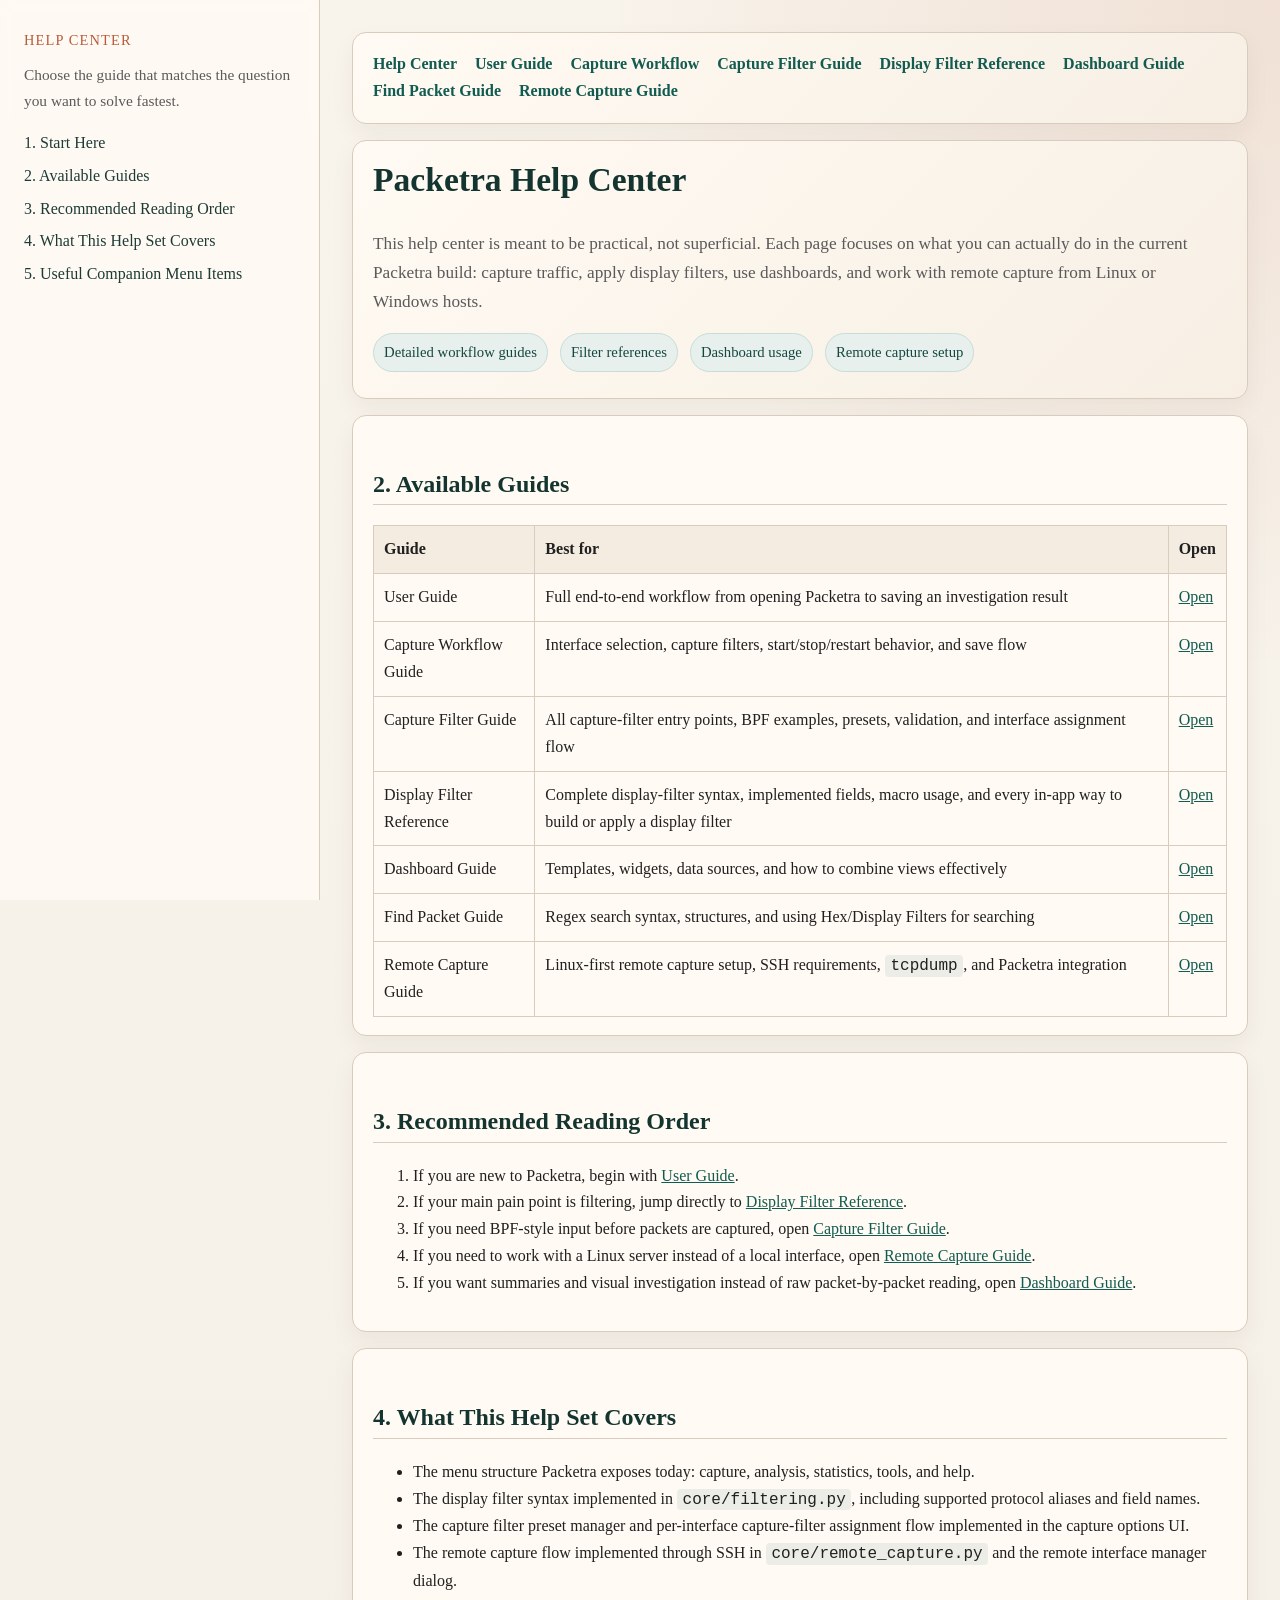
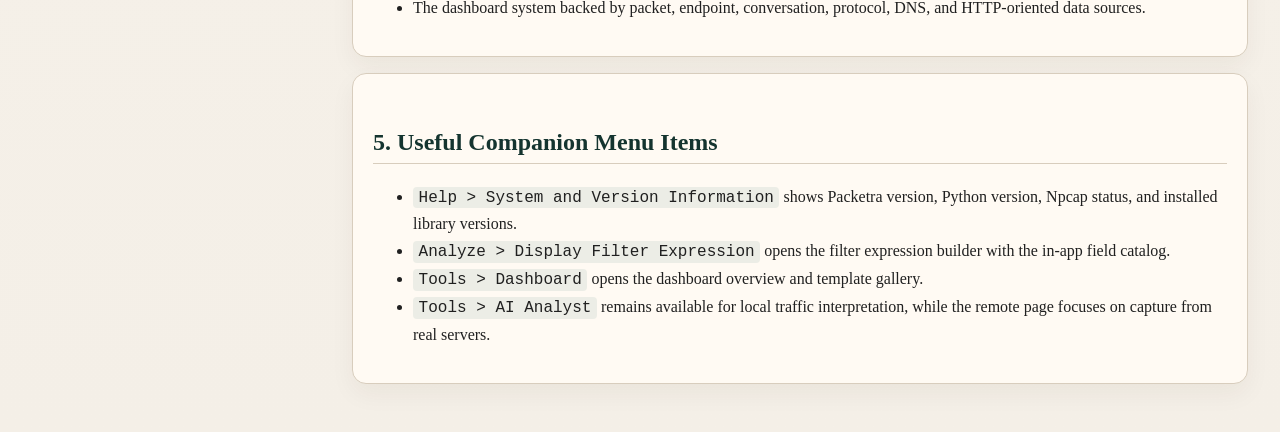
<file: help/index.html>
<!DOCTYPE html>
<html lang="en">
<head>
  <meta charset="utf-8">
  <meta name="viewport" content="width=device-width, initial-scale=1">
  <title>Packetra Help Center</title>
  <link rel="stylesheet" href="help-theme.css">
</head>
<body>
  <div class="layout">
    <aside class="sidebar">
      <div class="toc-title">Help Center</div>
      <p class="toc-note">Choose the guide that matches the question you want to solve fastest.</p>
      <ul class="toc">
        <li><a href="#start">1. Start Here</a></li>
        <li><a href="#guides">2. Available Guides</a></li>
        <li><a href="#order">3. Recommended Reading Order</a></li>
        <li><a href="#coverage">4. What This Help Set Covers</a></li>
        <li><a href="#companion">5. Useful Companion Menu Items</a></li>
      </ul>
    </aside>
    <main class="content">
      <div class="nav">
        <a href="index.html">Help Center</a>
        <a href="user_guide.html">User Guide</a>
        <a href="capture_workflow.html">Capture Workflow</a>
        <a href="capture_filter_guide.html">Capture Filter Guide</a>
        <a href="filter_reference.html">Display Filter Reference</a>
        <a href="dashboard_guide.html">Dashboard Guide</a>
        <a href="find_guide.html">Find Packet Guide</a>
        <a href="agent_guide.html">Remote Capture Guide</a>
      </div>
      <section class="card hero" id="start">
        <h1>Packetra Help Center</h1>
        <p class="lead">This help center is meant to be practical, not superficial. Each page focuses on what you can actually do in the current Packetra build: capture traffic, apply display filters, use dashboards, and work with remote capture from Linux or Windows hosts.</p>
        <div>
          <span class="badge">Detailed workflow guides</span>
          <span class="badge">Filter references</span>
          <span class="badge">Dashboard usage</span>
          <span class="badge">Remote capture setup</span>
        </div>
      </section>

      <section class="card" id="guides">
        <h2>2. Available Guides</h2>
        <table>
          <tr><th>Guide</th><th>Best for</th><th>Open</th></tr>
          <tr><td>User Guide</td><td>Full end-to-end workflow from opening Packetra to saving an investigation result</td><td><a href="user_guide.html">Open</a></td></tr>
          <tr><td>Capture Workflow Guide</td><td>Interface selection, capture filters, start/stop/restart behavior, and save flow</td><td><a href="capture_workflow.html">Open</a></td></tr>
          <tr><td>Capture Filter Guide</td><td>All capture-filter entry points, BPF examples, presets, validation, and interface assignment flow</td><td><a href="capture_filter_guide.html">Open</a></td></tr>
          <tr><td>Display Filter Reference</td><td>Complete display-filter syntax, implemented fields, macro usage, and every in-app way to build or apply a display filter</td><td><a href="filter_reference.html">Open</a></td></tr>
          <tr><td>Dashboard Guide</td><td>Templates, widgets, data sources, and how to combine views effectively</td><td><a href="dashboard_guide.html">Open</a></td></tr>
          <tr><td>Find Packet Guide</td><td>Regex search syntax, structures, and using Hex/Display Filters for searching</td><td><a href="find_guide.html">Open</a></td></tr>
          <tr><td>Remote Capture Guide</td><td>Linux-first remote capture setup, SSH requirements, <code>tcpdump</code>, and Packetra integration</td><td><a href="agent_guide.html">Open</a></td></tr>
        </table>
      </section>

      <section class="card" id="order">
        <h2>3. Recommended Reading Order</h2>
        <ol>
          <li>If you are new to Packetra, begin with <a href="user_guide.html">User Guide</a>.</li>
          <li>If your main pain point is filtering, jump directly to <a href="filter_reference.html">Display Filter Reference</a>.</li>
          <li>If you need BPF-style input before packets are captured, open <a href="capture_filter_guide.html">Capture Filter Guide</a>.</li>
          <li>If you need to work with a Linux server instead of a local interface, open <a href="agent_guide.html">Remote Capture Guide</a>.</li>
          <li>If you want summaries and visual investigation instead of raw packet-by-packet reading, open <a href="dashboard_guide.html">Dashboard Guide</a>.</li>
        </ol>
      </section>

      <section class="card" id="coverage">
        <h2>4. What This Help Set Covers</h2>
        <ul>
          <li>The menu structure Packetra exposes today: capture, analysis, statistics, tools, and help.</li>
          <li>The display filter syntax implemented in <code>core/filtering.py</code>, including supported protocol aliases and field names.</li>
          <li>The capture filter preset manager and per-interface capture-filter assignment flow implemented in the capture options UI.</li>
          <li>The remote capture flow implemented through SSH in <code>core/remote_capture.py</code> and the remote interface manager dialog.</li>
          <li>The dashboard system backed by packet, endpoint, conversation, protocol, DNS, and HTTP-oriented data sources.</li>
        </ul>
      </section>

      <section class="card" id="companion">
        <h2>5. Useful Companion Menu Items</h2>
        <ul>
          <li><code>Help &gt; System and Version Information</code> shows Packetra version, Python version, Npcap status, and installed library versions.</li>
          <li><code>Analyze &gt; Display Filter Expression</code> opens the filter expression builder with the in-app field catalog.</li>
          <li><code>Tools &gt; Dashboard</code> opens the dashboard overview and template gallery.</li>
          <li><code>Tools &gt; AI Analyst</code> remains available for local traffic interpretation, while the remote page focuses on capture from real servers.</li>
        </ul>
      </section>
    </main>
  </div>
</body>
</html>
</file>
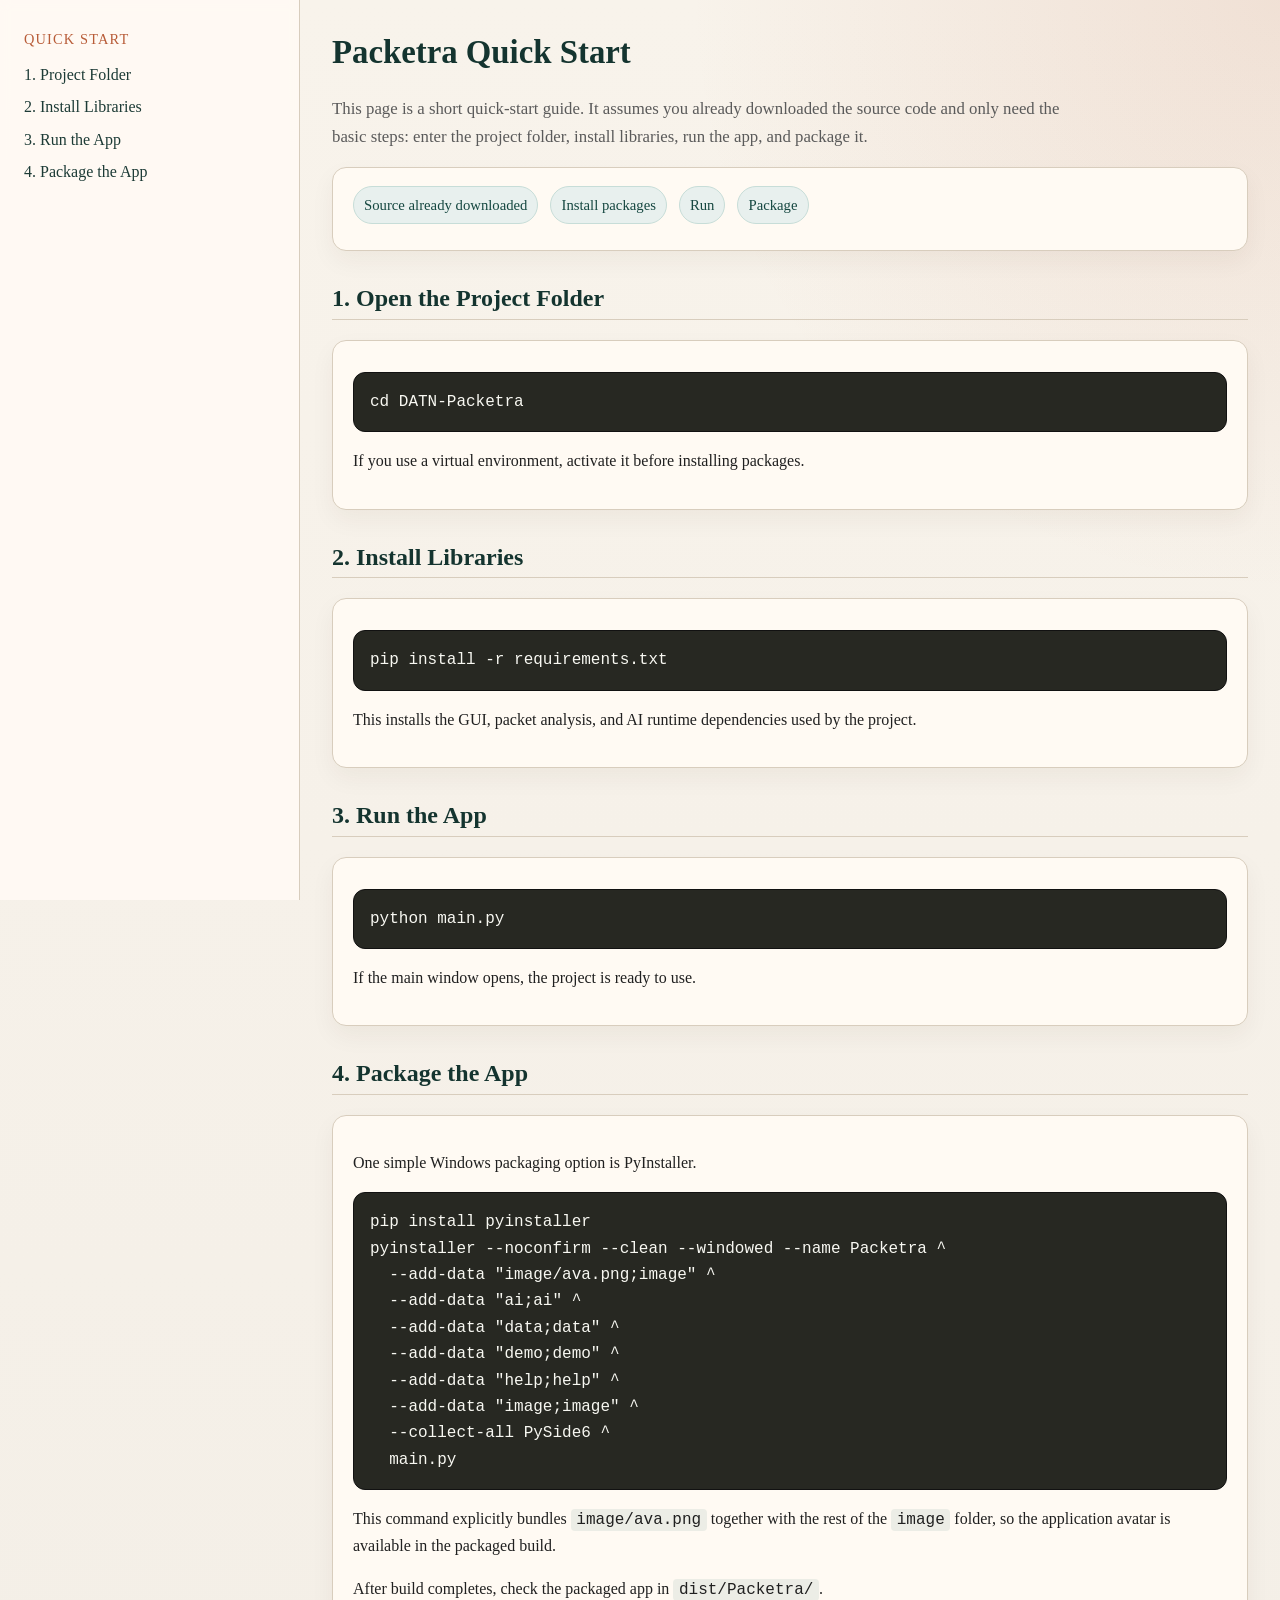
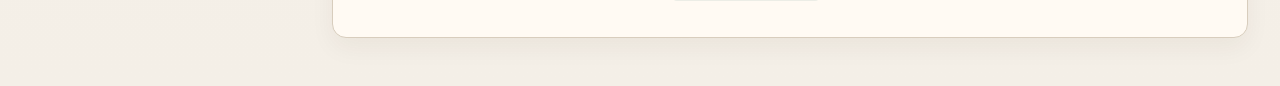
<file: README.html>
<!DOCTYPE html>
<html lang="en">
<head>
  <meta charset="UTF-8">
  <meta name="viewport" content="width=device-width, initial-scale=1.0">
  <title>Packetra Quick Start</title>
  <style>
    :root {
      --bg: #f4efe7;
      --panel: #fffaf3;
      --ink: #202020;
      --muted: #5a5a5a;
      --line: #d8cdbd;
      --accent: #125b50;
      --accent-2: #b85c38;
      --code: #272822;
      --code-ink: #f8f8f2;
    }
    * { box-sizing: border-box; }
    body {
      margin: 0;
      font-family: Georgia, "Times New Roman", serif;
      color: var(--ink);
      background:
        radial-gradient(circle at top right, rgba(184,92,56,0.12), transparent 28%),
        linear-gradient(180deg, #f8f3eb 0%, var(--bg) 100%);
      line-height: 1.65;
    }
    .layout {
      display: grid;
      grid-template-columns: 300px 1fr;
      min-height: 100vh;
    }
    aside {
      position: sticky;
      top: 0;
      align-self: start;
      height: 100vh;
      overflow: auto;
      padding: 28px 24px;
      border-right: 1px solid var(--line);
      background: rgba(255,250,243,0.92);
      backdrop-filter: blur(6px);
    }
    main {
      padding: 32px;
      max-width: 980px;
    }
    h1, h2, h3 {
      line-height: 1.25;
      color: #14342f;
    }
    h1 {
      font-size: 2.05rem;
      margin-top: 0;
    }
    h2 {
      margin-top: 2rem;
      padding-bottom: 0.35rem;
      border-bottom: 1px solid var(--line);
    }
    .lead {
      font-size: 1.05rem;
      color: var(--muted);
      max-width: 760px;
    }
    .card {
      background: var(--panel);
      border: 1px solid var(--line);
      border-radius: 14px;
      padding: 18px 20px;
      margin: 16px 0;
      box-shadow: 0 10px 24px rgba(50, 40, 20, 0.05);
    }
    code {
      font-family: Consolas, "Courier New", monospace;
      background: rgba(18,91,80,0.08);
      padding: 0.12rem 0.35rem;
      border-radius: 4px;
    }
    pre {
      overflow: auto;
      padding: 16px;
      border-radius: 12px;
      background: var(--code);
      color: var(--code-ink);
      border: 1px solid #111;
    }
    pre code {
      background: transparent;
      padding: 0;
      color: inherit;
    }
    .toc-title {
      font-size: 0.9rem;
      letter-spacing: 0.08em;
      text-transform: uppercase;
      color: var(--accent-2);
      margin-bottom: 10px;
    }
    .toc {
      list-style: none;
      padding: 0;
      margin: 0;
    }
    .toc li {
      margin: 6px 0;
    }
    .toc a {
      color: #1d3b36;
      text-decoration: none;
    }
    .toc a:hover {
      text-decoration: underline;
    }
    .badge {
      display: inline-block;
      margin-right: 8px;
      margin-bottom: 8px;
      padding: 6px 10px;
      border-radius: 999px;
      background: #e8f0ee;
      border: 1px solid #c7ddd8;
      color: #154740;
      font-size: 0.92rem;
    }
    @media (max-width: 960px) {
      .layout {
        grid-template-columns: 1fr;
      }
      aside {
        position: static;
        height: auto;
        border-right: none;
        border-bottom: 1px solid var(--line);
      }
      main {
        padding: 22px;
      }
    }
  </style>
</head>
<body>
  <div class="layout">
    <aside>
      <div class="toc-title">Quick Start</div>
      <ul class="toc">
        <li><a href="#start">1. Project Folder</a></li>
        <li><a href="#install">2. Install Libraries</a></li>
        <li><a href="#run">3. Run the App</a></li>
        <li><a href="#package">4. Package the App</a></li>
      </ul>
    </aside>
    <main>
      <h1>Packetra Quick Start</h1>
      <p class="lead">
        This page is a short quick-start guide. It assumes you already downloaded the source code and only need the basic steps: enter the project folder, install libraries, run the app, and package it.
      </p>

      <div class="card">
        <span class="badge">Source already downloaded</span>
        <span class="badge">Install packages</span>
        <span class="badge">Run</span>
        <span class="badge">Package</span>
      </div>

      <h2 id="start">1. Open the Project Folder</h2>
      <div class="card">
        <pre><code>cd DATN-Packetra</code></pre>
        <p>If you use a virtual environment, activate it before installing packages.</p>
      </div>

      <h2 id="install">2. Install Libraries</h2>
      <div class="card">
        <pre><code>pip install -r requirements.txt</code></pre>
        <p>This installs the GUI, packet analysis, and AI runtime dependencies used by the project.</p>
      </div>

      <h2 id="run">3. Run the App</h2>
      <div class="card">
        <pre><code>python main.py</code></pre>
        <p>If the main window opens, the project is ready to use.</p>
      </div>

      <h2 id="package">4. Package the App</h2>
      <div class="card">
        <p>One simple Windows packaging option is PyInstaller.</p>
        <pre><code>pip install pyinstaller
pyinstaller --noconfirm --clean --windowed --name Packetra ^
  --add-data "image/ava.png;image" ^
  --add-data "ai;ai" ^
  --add-data "data;data" ^
  --add-data "demo;demo" ^
  --add-data "help;help" ^
  --add-data "image;image" ^
  --collect-all PySide6 ^
  main.py</code></pre>
        <p>This command explicitly bundles <code>image/ava.png</code> together with the rest of the <code>image</code> folder, so the application avatar is available in the packaged build.</p>
        <p>After build completes, check the packaged app in <code>dist/Packetra/</code>.</p>
      </div>
    </main>
  </div>
</body>
</html>
</file>
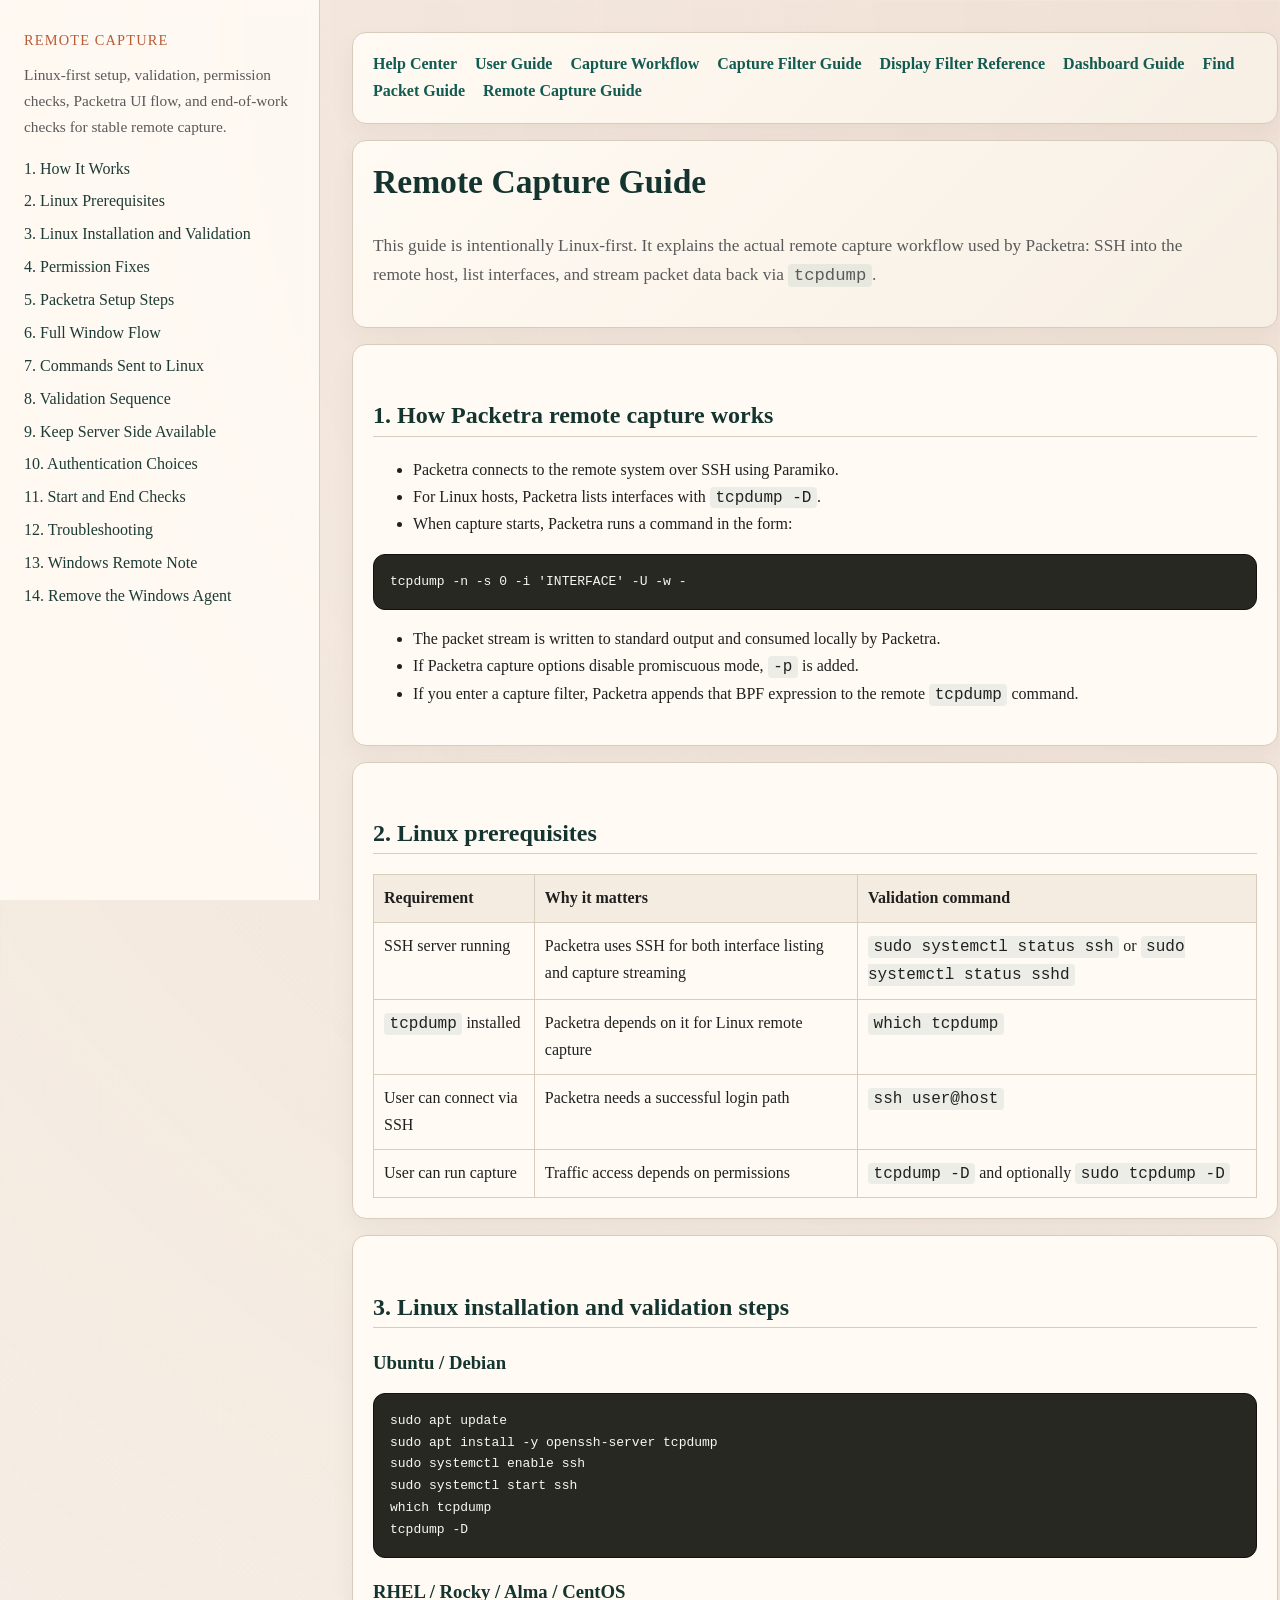
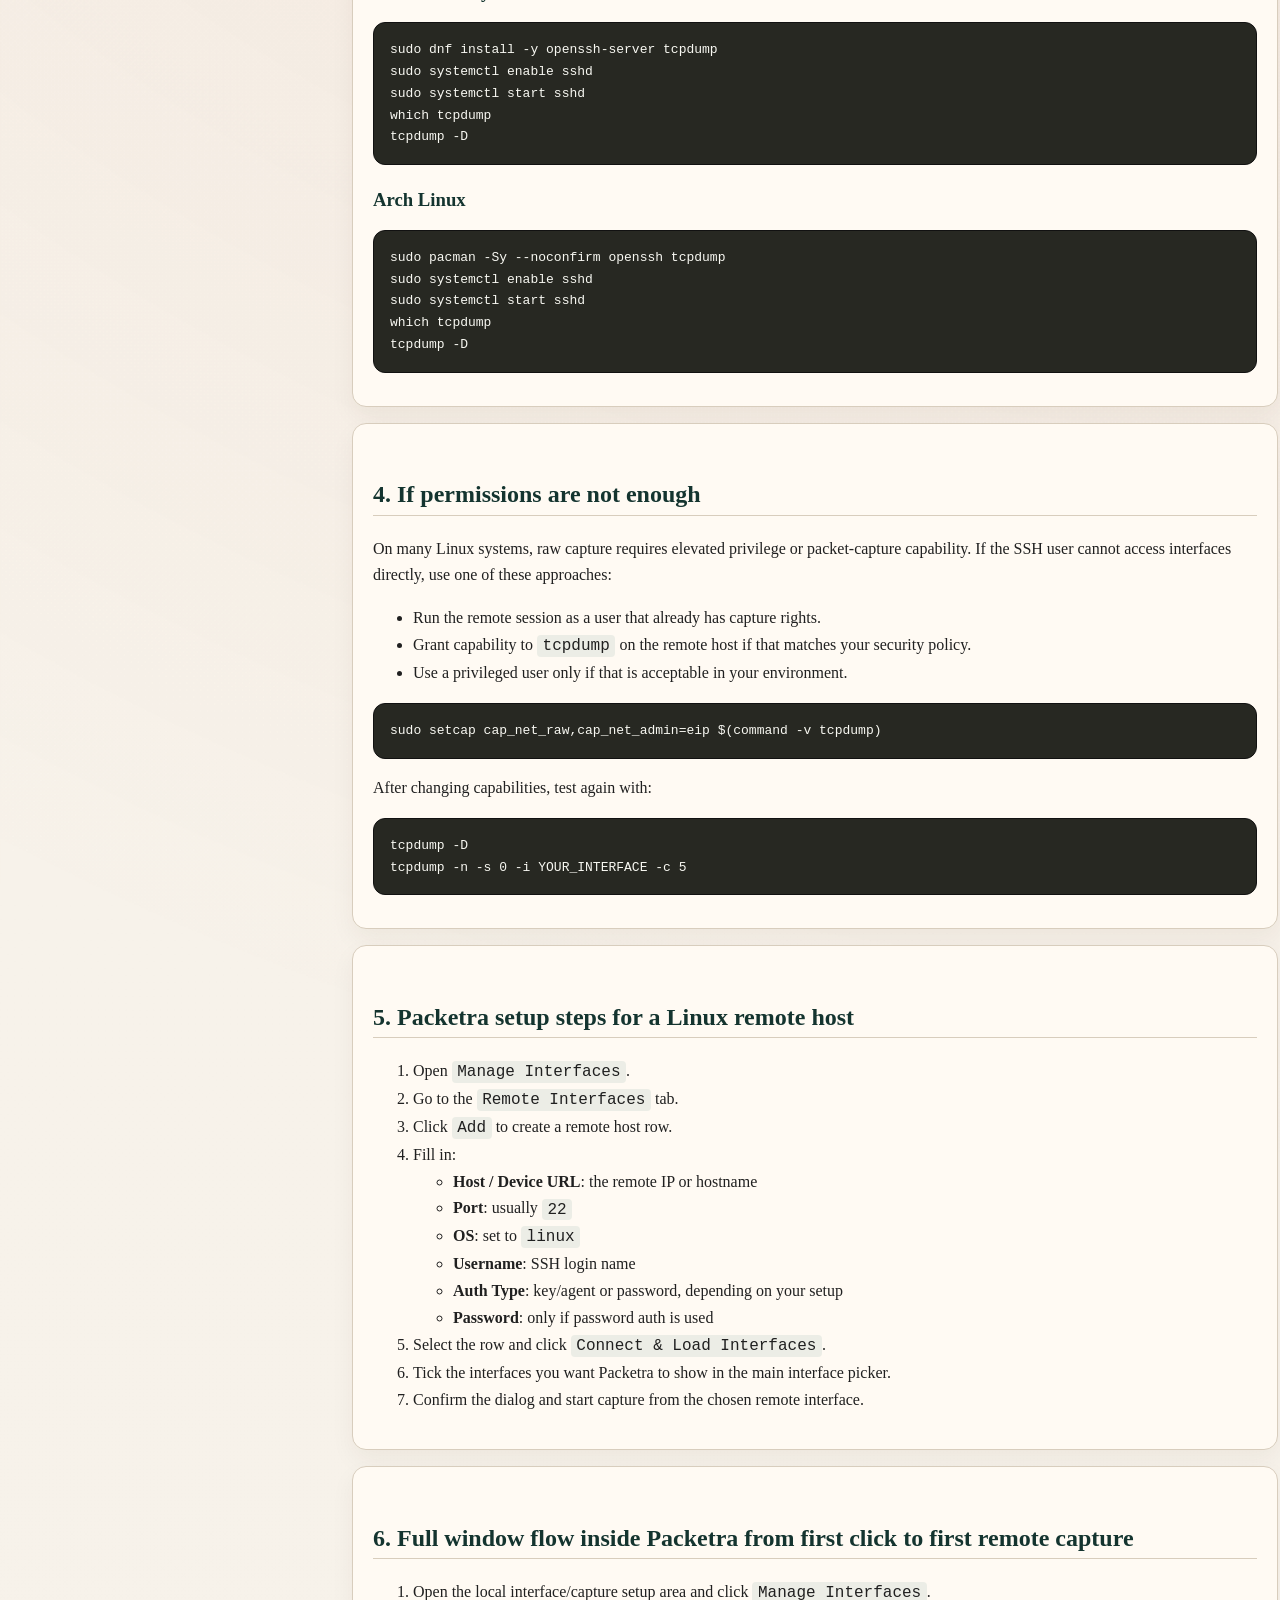
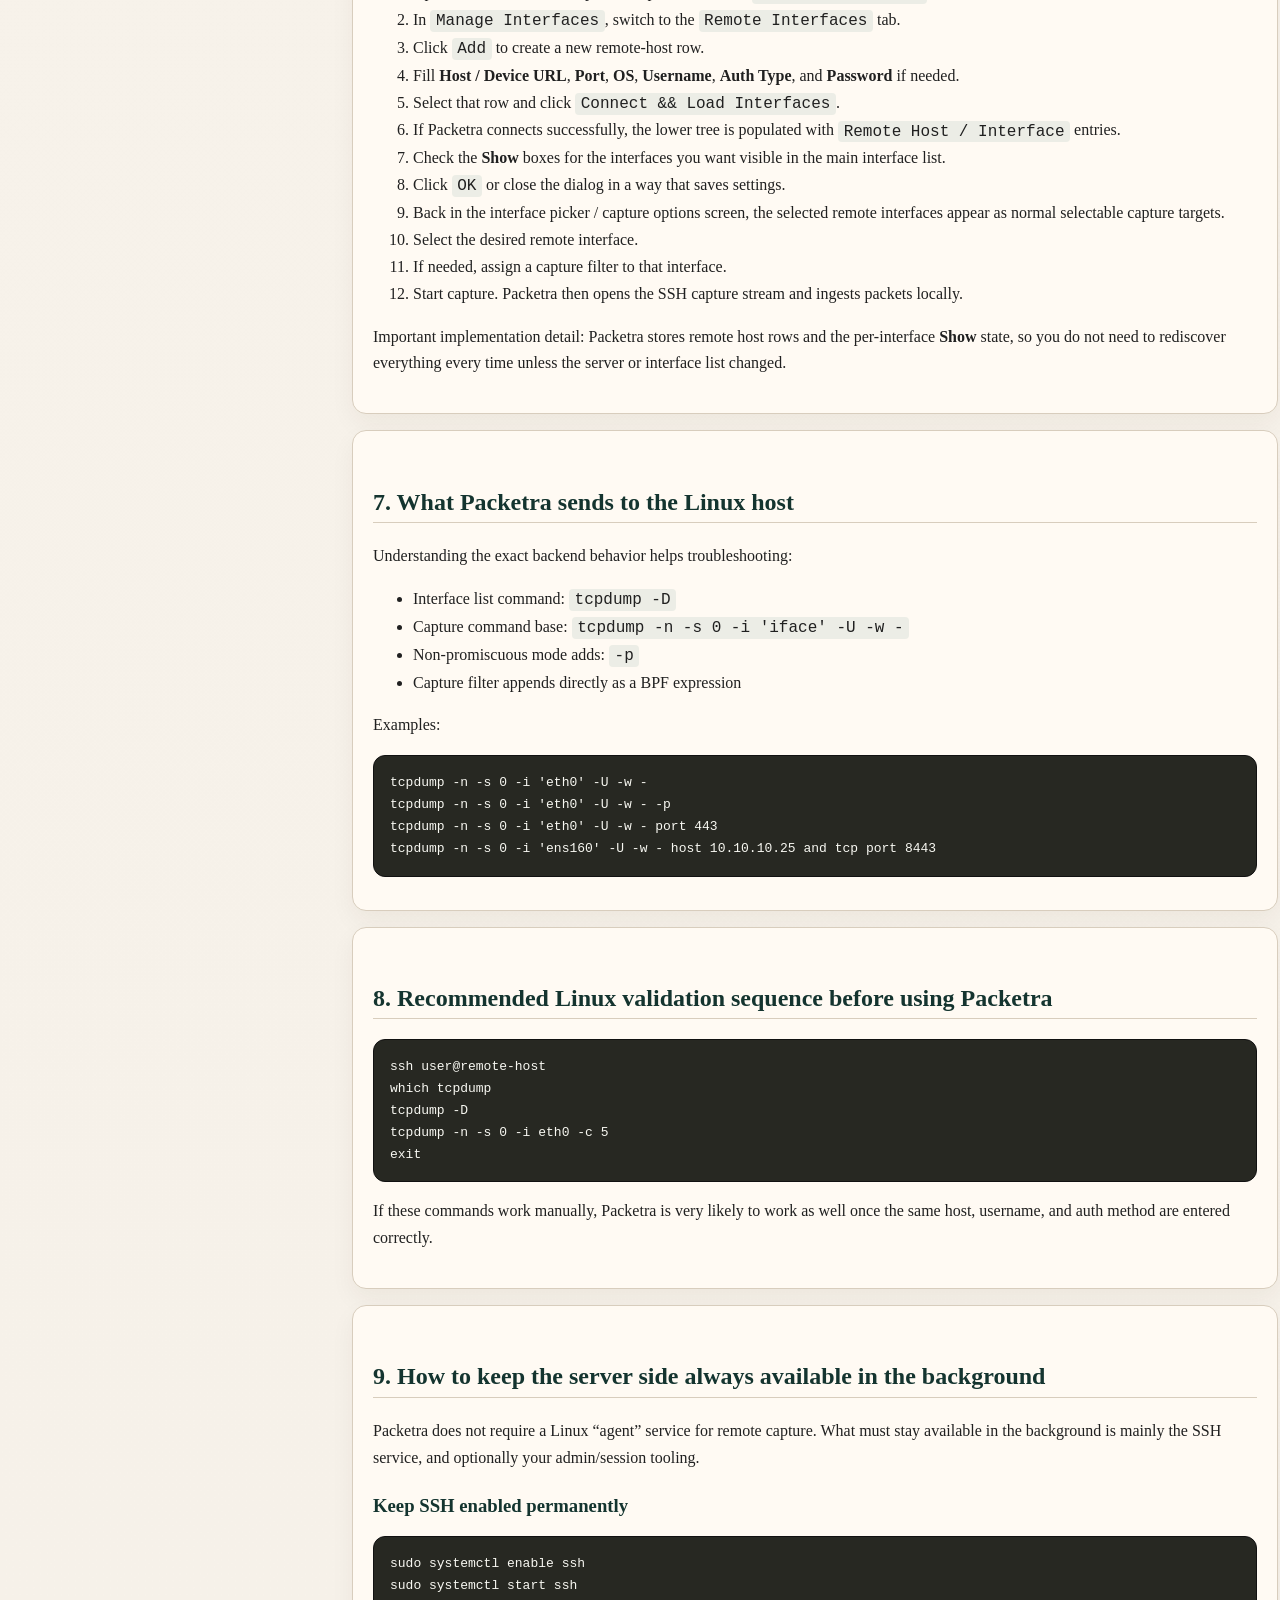
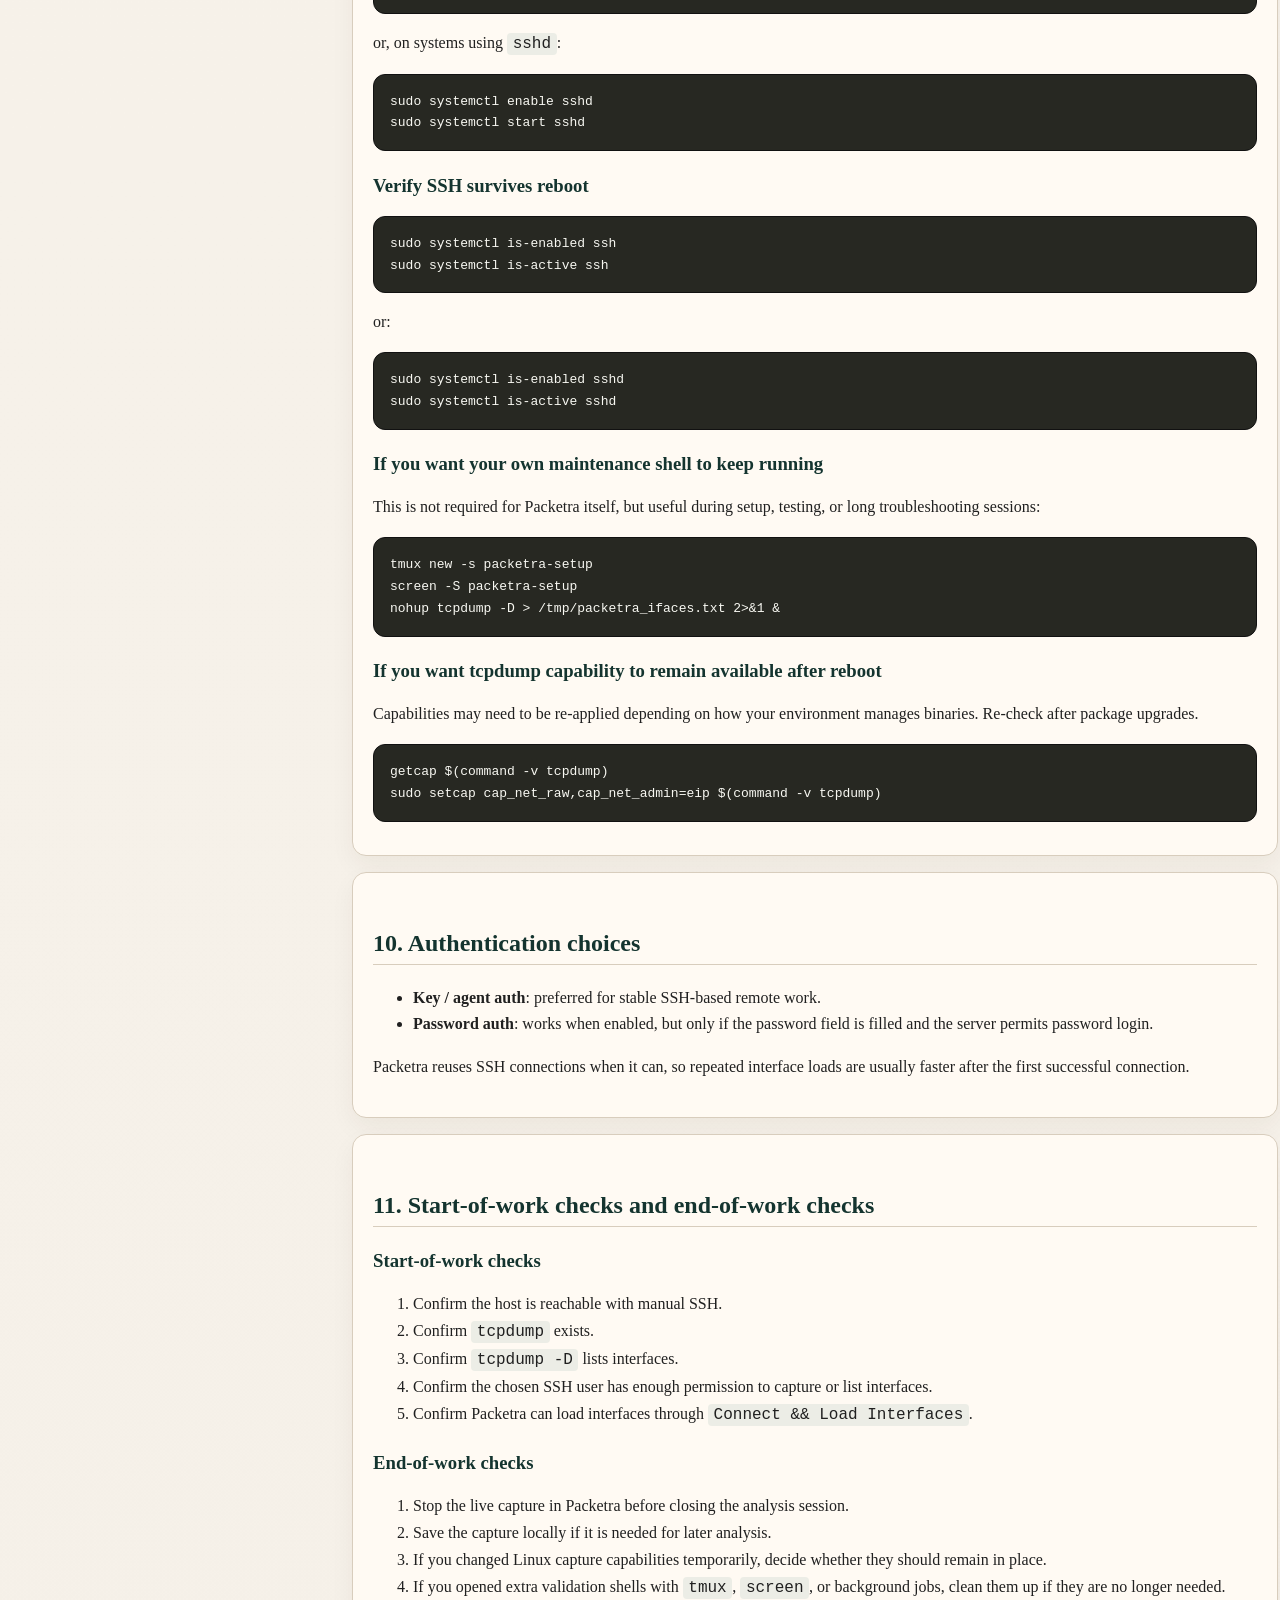
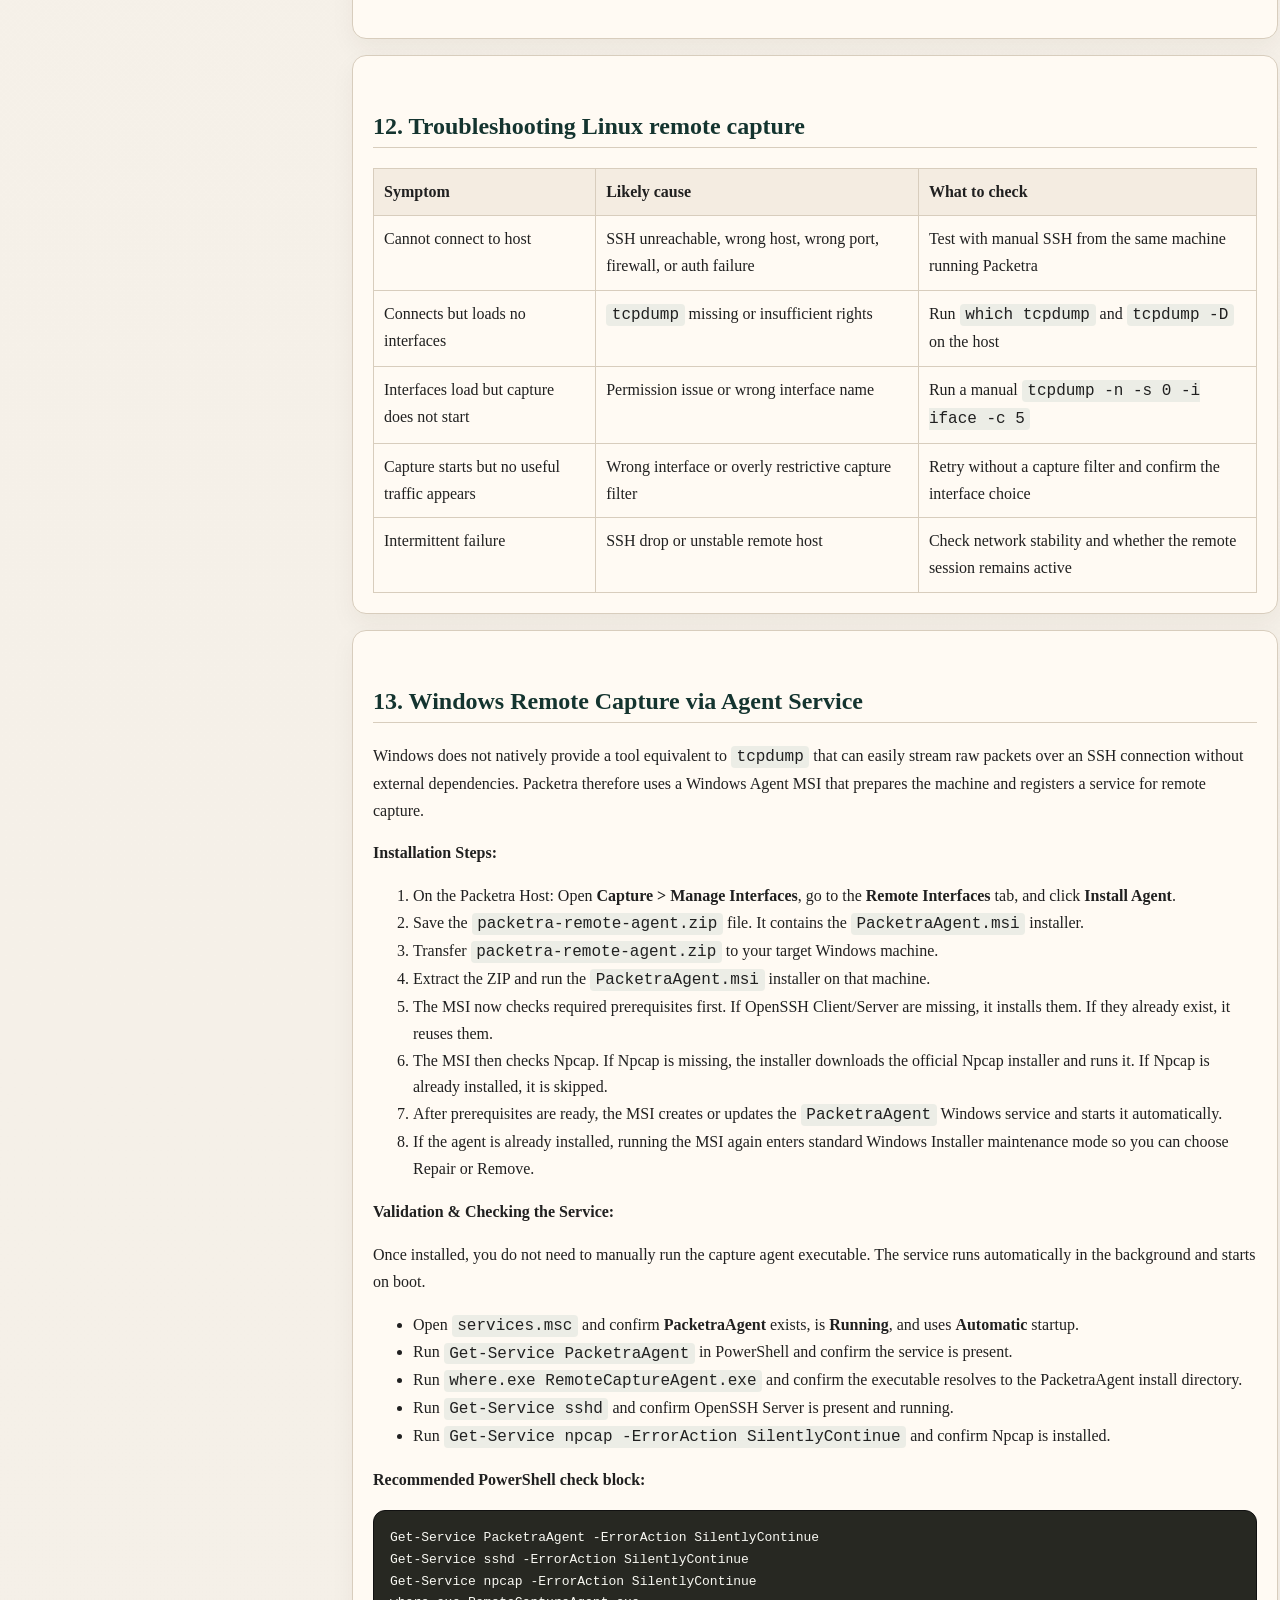
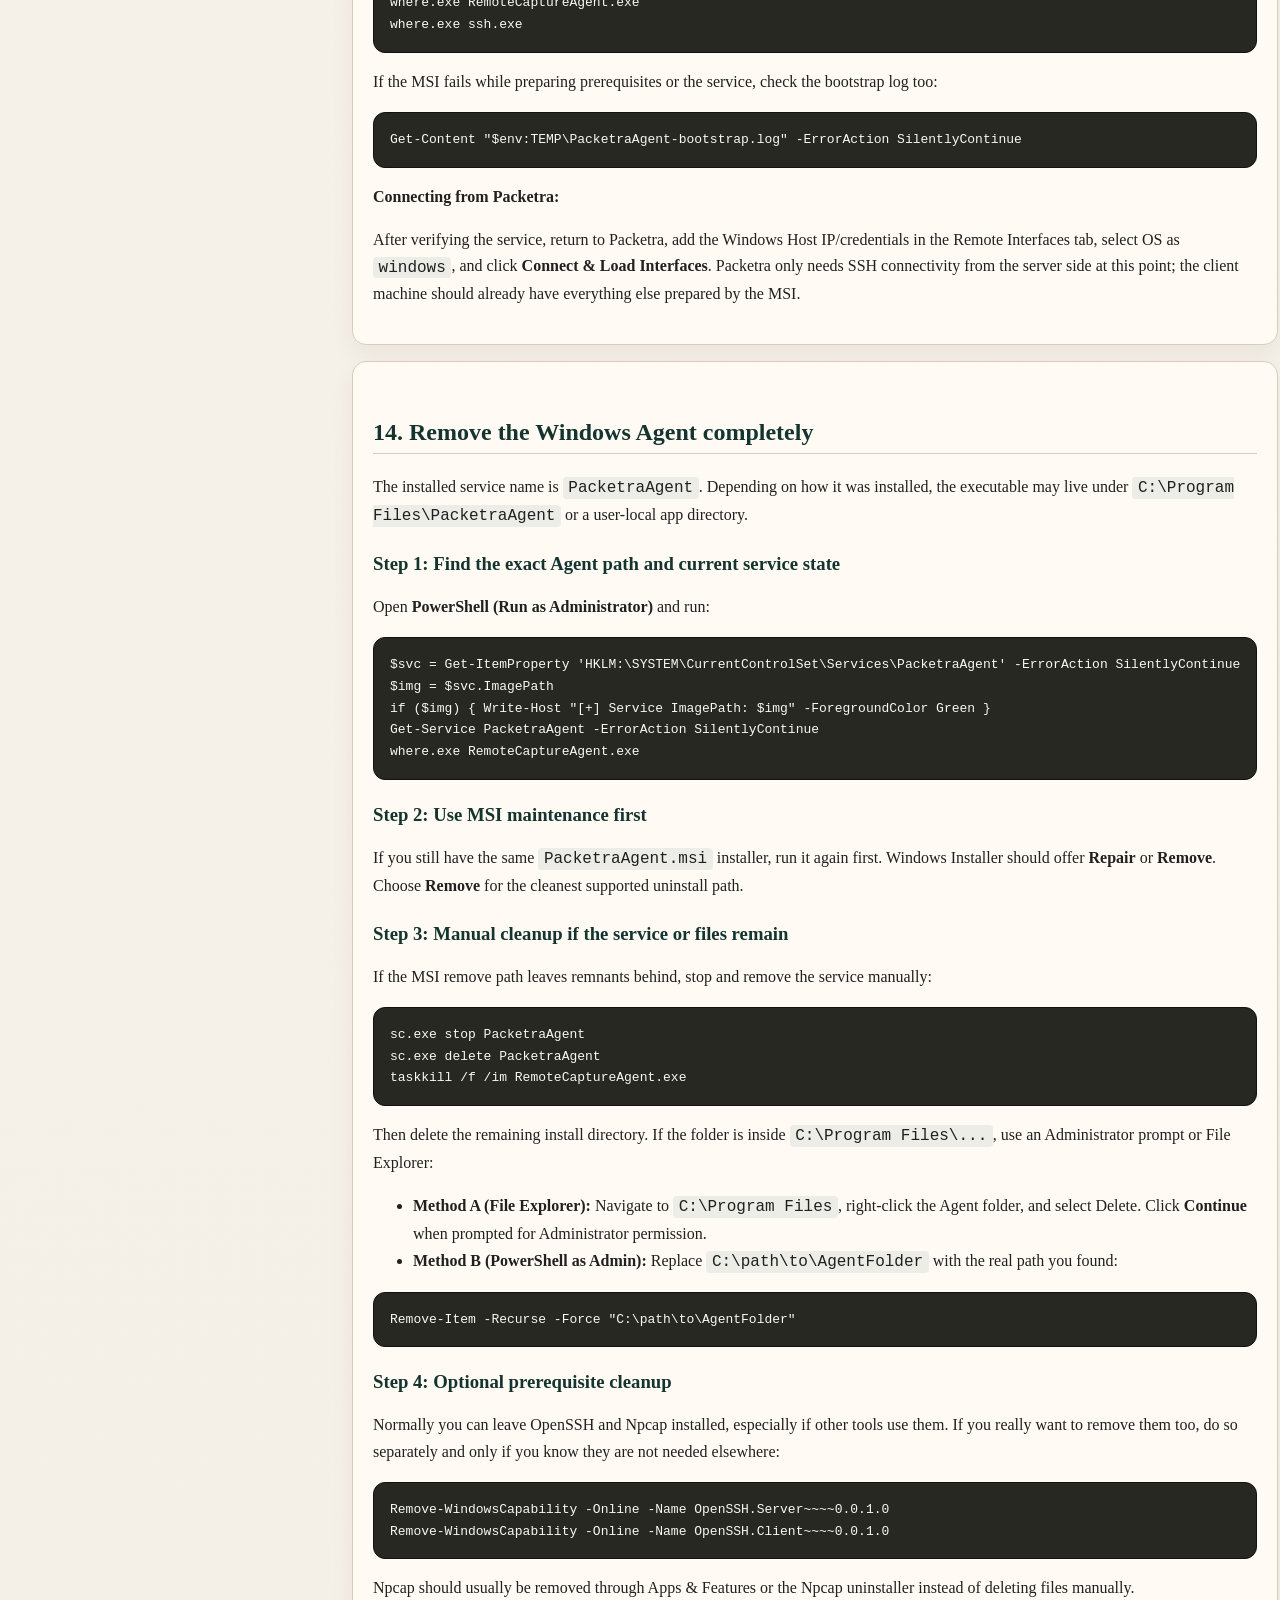
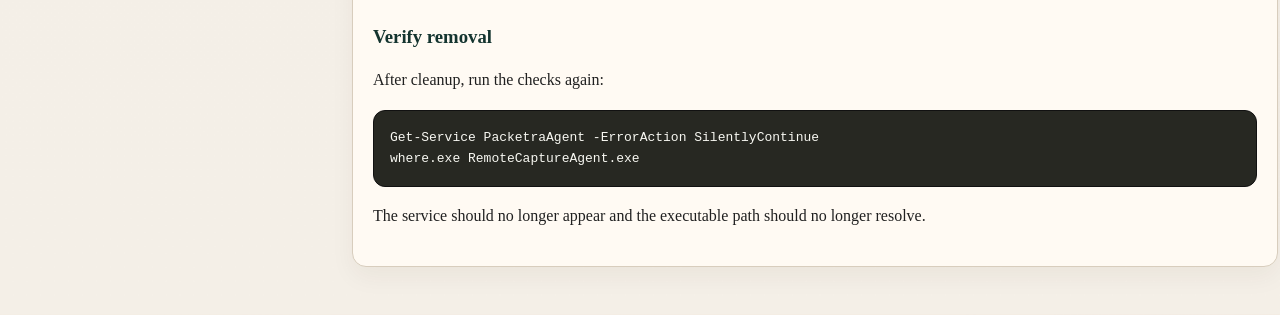
<file: help/agent_guide.html>
<!DOCTYPE html>
<html lang="en">
<head>
  <meta charset="utf-8">
  <meta name="viewport" content="width=device-width, initial-scale=1">
  <title>Packetra Remote Capture Guide</title>
  <link rel="stylesheet" href="help-theme.css">
  <style>
    .layout-page {
      display: grid;
      grid-template-columns: 320px 1fr;
      min-height: 100vh;
    }
    .sidebar {
      position: sticky;
      top: 0;
      align-self: start;
      height: 100vh;
      overflow: auto;
      padding: 28px 24px;
      border-right: 1px solid var(--line);
      background: rgba(255, 250, 243, 0.92);
      backdrop-filter: blur(6px);
    }
    .wrap {
      padding: 32px;
      max-width: 1120px;
    }
    .panel {
      background: var(--panel);
      border: 1px solid var(--line);
      border-radius: 14px;
      padding: 20px;
      margin-bottom: 16px;
      box-shadow: var(--shadow);
    }
    .panel:first-of-type {
      background: linear-gradient(135deg, #fffaf3 0%, #f7efe4 100%);
    }
    @media (max-width: 960px) {
      .layout-page {
        grid-template-columns: 1fr;
      }
      .sidebar {
        position: static;
        height: auto;
        border-right: none;
        border-bottom: 1px solid var(--line);
      }
      .wrap {
        padding: 22px;
      }
    }
  </style>
</head>
<body>
  <div class="layout-page">
    <aside class="sidebar">
      <div class="toc-title">Remote Capture</div>
      <p class="toc-note">Linux-first setup, validation, permission checks, Packetra UI flow, and end-of-work checks for stable remote capture.</p>
      <ul class="toc">
        <li><a href="#how-it-works">1. How It Works</a></li>
        <li><a href="#prerequisites">2. Linux Prerequisites</a></li>
        <li><a href="#install">3. Linux Installation and Validation</a></li>
        <li><a href="#permissions">4. Permission Fixes</a></li>
        <li><a href="#setup">5. Packetra Setup Steps</a></li>
        <li><a href="#window-flow">6. Full Window Flow</a></li>
        <li><a href="#commands">7. Commands Sent to Linux</a></li>
        <li><a href="#validate">8. Validation Sequence</a></li>
        <li><a href="#background">9. Keep Server Side Available</a></li>
        <li><a href="#auth">10. Authentication Choices</a></li>
        <li><a href="#checks">11. Start and End Checks</a></li>
        <li><a href="#troubleshooting">12. Troubleshooting</a></li>
        <li><a href="#windows-note">13. Windows Remote Note</a></li>
        <li><a href="#remove">14. Remove the Windows Agent</a></li>
      </ul>
    </aside>
    <div class="wrap">
      <div class="nav">
        <a href="index.html">Help Center</a>
        <a href="user_guide.html">User Guide</a>
        <a href="capture_workflow.html">Capture Workflow</a>
        <a href="capture_filter_guide.html">Capture Filter Guide</a>
        <a href="filter_reference.html">Display Filter Reference</a>
        <a href="dashboard_guide.html">Dashboard Guide</a>
        <a href="find_guide.html">Find Packet Guide</a>
        <a href="agent_guide.html">Remote Capture Guide</a>
      </div>
    <section class="panel">
      <h1>Remote Capture Guide</h1>
      <p class="lead">This guide is intentionally Linux-first. It explains the actual remote capture workflow used by Packetra: SSH into the remote host, list interfaces, and stream packet data back via <code>tcpdump</code>.</p>
    </section>


    <section class="panel" id="how-it-works">
      <h2>1. How Packetra remote capture works</h2>
      <ul>
        <li>Packetra connects to the remote system over SSH using Paramiko.</li>
        <li>For Linux hosts, Packetra lists interfaces with <code>tcpdump -D</code>.</li>
        <li>When capture starts, Packetra runs a command in the form:</li>
      </ul>
      <pre>tcpdump -n -s 0 -i 'INTERFACE' -U -w -</pre>
      <ul>
        <li>The packet stream is written to standard output and consumed locally by Packetra.</li>
        <li>If Packetra capture options disable promiscuous mode, <code>-p</code> is added.</li>
        <li>If you enter a capture filter, Packetra appends that BPF expression to the remote <code>tcpdump</code> command.</li>
      </ul>
    </section>

    <section class="panel" id="prerequisites">
      <h2>2. Linux prerequisites</h2>
      <table>
        <tr><th>Requirement</th><th>Why it matters</th><th>Validation command</th></tr>
        <tr><td>SSH server running</td><td>Packetra uses SSH for both interface listing and capture streaming</td><td><code>sudo systemctl status ssh</code> or <code>sudo systemctl status sshd</code></td></tr>
        <tr><td><code>tcpdump</code> installed</td><td>Packetra depends on it for Linux remote capture</td><td><code>which tcpdump</code></td></tr>
        <tr><td>User can connect via SSH</td><td>Packetra needs a successful login path</td><td><code>ssh user@host</code></td></tr>
        <tr><td>User can run capture</td><td>Traffic access depends on permissions</td><td><code>tcpdump -D</code> and optionally <code>sudo tcpdump -D</code></td></tr>
      </table>
    </section>

    <section class="panel" id="install">
      <h2>3. Linux installation and validation steps</h2>
      <h3>Ubuntu / Debian</h3>
      <pre>sudo apt update
sudo apt install -y openssh-server tcpdump
sudo systemctl enable ssh
sudo systemctl start ssh
which tcpdump
tcpdump -D</pre>

      <h3>RHEL / Rocky / Alma / CentOS</h3>
      <pre>sudo dnf install -y openssh-server tcpdump
sudo systemctl enable sshd
sudo systemctl start sshd
which tcpdump
tcpdump -D</pre>

      <h3>Arch Linux</h3>
      <pre>sudo pacman -Sy --noconfirm openssh tcpdump
sudo systemctl enable sshd
sudo systemctl start sshd
which tcpdump
tcpdump -D</pre>
    </section>

    <section class="panel" id="permissions">
      <h2>4. If permissions are not enough</h2>
      <p>On many Linux systems, raw capture requires elevated privilege or packet-capture capability. If the SSH user cannot access interfaces directly, use one of these approaches:</p>
      <ul>
        <li>Run the remote session as a user that already has capture rights.</li>
        <li>Grant capability to <code>tcpdump</code> on the remote host if that matches your security policy.</li>
        <li>Use a privileged user only if that is acceptable in your environment.</li>
      </ul>
      <pre>sudo setcap cap_net_raw,cap_net_admin=eip $(command -v tcpdump)</pre>
      <p>After changing capabilities, test again with:</p>
      <pre>tcpdump -D
tcpdump -n -s 0 -i YOUR_INTERFACE -c 5</pre>
    </section>

    <section class="panel" id="setup">
      <h2>5. Packetra setup steps for a Linux remote host</h2>
      <ol>
        <li>Open <code>Manage Interfaces</code>.</li>
        <li>Go to the <code>Remote Interfaces</code> tab.</li>
        <li>Click <code>Add</code> to create a remote host row.</li>
        <li>Fill in:
          <ul>
            <li><b>Host / Device URL</b>: the remote IP or hostname</li>
            <li><b>Port</b>: usually <code>22</code></li>
            <li><b>OS</b>: set to <code>linux</code></li>
            <li><b>Username</b>: SSH login name</li>
            <li><b>Auth Type</b>: key/agent or password, depending on your setup</li>
            <li><b>Password</b>: only if password auth is used</li>
          </ul>
        </li>
        <li>Select the row and click <code>Connect &amp; Load Interfaces</code>.</li>
        <li>Tick the interfaces you want Packetra to show in the main interface picker.</li>
        <li>Confirm the dialog and start capture from the chosen remote interface.</li>
      </ol>
    </section>

    <section class="panel" id="window-flow">
      <h2>6. Full window flow inside Packetra from first click to first remote capture</h2>
      <ol>
        <li>Open the local interface/capture setup area and click <code>Manage Interfaces</code>.</li>
        <li>In <code>Manage Interfaces</code>, switch to the <code>Remote Interfaces</code> tab.</li>
        <li>Click <code>Add</code> to create a new remote-host row.</li>
        <li>Fill <b>Host / Device URL</b>, <b>Port</b>, <b>OS</b>, <b>Username</b>, <b>Auth Type</b>, and <b>Password</b> if needed.</li>
        <li>Select that row and click <code>Connect &amp;&amp; Load Interfaces</code>.</li>
        <li>If Packetra connects successfully, the lower tree is populated with <code>Remote Host / Interface</code> entries.</li>
        <li>Check the <b>Show</b> boxes for the interfaces you want visible in the main interface list.</li>
        <li>Click <code>OK</code> or close the dialog in a way that saves settings.</li>
        <li>Back in the interface picker / capture options screen, the selected remote interfaces appear as normal selectable capture targets.</li>
        <li>Select the desired remote interface.</li>
        <li>If needed, assign a capture filter to that interface.</li>
        <li>Start capture. Packetra then opens the SSH capture stream and ingests packets locally.</li>
      </ol>
      <p>Important implementation detail: Packetra stores remote host rows and the per-interface <b>Show</b> state, so you do not need to rediscover everything every time unless the server or interface list changed.</p>
    </section>

    <section class="panel" id="commands">
      <h2>7. What Packetra sends to the Linux host</h2>
      <p>Understanding the exact backend behavior helps troubleshooting:</p>
      <ul>
        <li>Interface list command: <code>tcpdump -D</code></li>
        <li>Capture command base: <code>tcpdump -n -s 0 -i 'iface' -U -w -</code></li>
        <li>Non-promiscuous mode adds: <code>-p</code></li>
        <li>Capture filter appends directly as a BPF expression</li>
      </ul>
      <p>Examples:</p>
      <pre>tcpdump -n -s 0 -i 'eth0' -U -w -
tcpdump -n -s 0 -i 'eth0' -U -w - -p
tcpdump -n -s 0 -i 'eth0' -U -w - port 443
tcpdump -n -s 0 -i 'ens160' -U -w - host 10.10.10.25 and tcp port 8443</pre>
    </section>

    <section class="panel" id="validate">
      <h2>8. Recommended Linux validation sequence before using Packetra</h2>
      <pre>ssh user@remote-host
which tcpdump
tcpdump -D
tcpdump -n -s 0 -i eth0 -c 5
exit</pre>
      <p>If these commands work manually, Packetra is very likely to work as well once the same host, username, and auth method are entered correctly.</p>
    </section>

    <section class="panel" id="background">
      <h2>9. How to keep the server side always available in the background</h2>
      <p>Packetra does not require a Linux “agent” service for remote capture. What must stay available in the background is mainly the SSH service, and optionally your admin/session tooling.</p>

      <h3>Keep SSH enabled permanently</h3>
      <pre>sudo systemctl enable ssh
sudo systemctl start ssh</pre>
      <p>or, on systems using <code>sshd</code>:</p>
      <pre>sudo systemctl enable sshd
sudo systemctl start sshd</pre>

      <h3>Verify SSH survives reboot</h3>
      <pre>sudo systemctl is-enabled ssh
sudo systemctl is-active ssh</pre>
      <p>or:</p>
      <pre>sudo systemctl is-enabled sshd
sudo systemctl is-active sshd</pre>

      <h3>If you want your own maintenance shell to keep running</h3>
      <p>This is not required for Packetra itself, but useful during setup, testing, or long troubleshooting sessions:</p>
      <pre>tmux new -s packetra-setup
screen -S packetra-setup
nohup tcpdump -D > /tmp/packetra_ifaces.txt 2>&1 &</pre>

      <h3>If you want tcpdump capability to remain available after reboot</h3>
      <p>Capabilities may need to be re-applied depending on how your environment manages binaries. Re-check after package upgrades.</p>
      <pre>getcap $(command -v tcpdump)
sudo setcap cap_net_raw,cap_net_admin=eip $(command -v tcpdump)</pre>
    </section>

    <section class="panel" id="auth">
      <h2>10. Authentication choices</h2>
      <ul>
        <li><b>Key / agent auth</b>: preferred for stable SSH-based remote work.</li>
        <li><b>Password auth</b>: works when enabled, but only if the password field is filled and the server permits password login.</li>
      </ul>
      <p>Packetra reuses SSH connections when it can, so repeated interface loads are usually faster after the first successful connection.</p>
    </section>

    <section class="panel" id="checks">
      <h2>11. Start-of-work checks and end-of-work checks</h2>
      <h3>Start-of-work checks</h3>
      <ol>
        <li>Confirm the host is reachable with manual SSH.</li>
        <li>Confirm <code>tcpdump</code> exists.</li>
        <li>Confirm <code>tcpdump -D</code> lists interfaces.</li>
        <li>Confirm the chosen SSH user has enough permission to capture or list interfaces.</li>
        <li>Confirm Packetra can load interfaces through <code>Connect &amp;&amp; Load Interfaces</code>.</li>
      </ol>

      <h3>End-of-work checks</h3>
      <ol>
        <li>Stop the live capture in Packetra before closing the analysis session.</li>
        <li>Save the capture locally if it is needed for later analysis.</li>
        <li>If you changed Linux capture capabilities temporarily, decide whether they should remain in place.</li>
        <li>If you opened extra validation shells with <code>tmux</code>, <code>screen</code>, or background jobs, clean them up if they are no longer needed.</li>
      </ol>
    </section>

    <section class="panel" id="troubleshooting">
      <h2>12. Troubleshooting Linux remote capture</h2>
      <table>
        <tr><th>Symptom</th><th>Likely cause</th><th>What to check</th></tr>
        <tr><td>Cannot connect to host</td><td>SSH unreachable, wrong host, wrong port, firewall, or auth failure</td><td>Test with manual SSH from the same machine running Packetra</td></tr>
        <tr><td>Connects but loads no interfaces</td><td><code>tcpdump</code> missing or insufficient rights</td><td>Run <code>which tcpdump</code> and <code>tcpdump -D</code> on the host</td></tr>
        <tr><td>Interfaces load but capture does not start</td><td>Permission issue or wrong interface name</td><td>Run a manual <code>tcpdump -n -s 0 -i iface -c 5</code></td></tr>
        <tr><td>Capture starts but no useful traffic appears</td><td>Wrong interface or overly restrictive capture filter</td><td>Retry without a capture filter and confirm the interface choice</td></tr>
        <tr><td>Intermittent failure</td><td>SSH drop or unstable remote host</td><td>Check network stability and whether the remote session remains active</td></tr>
      </table>
    </section>

    <section class="panel" id="windows-note">
      <h2>13. Windows Remote Capture via Agent Service</h2>
      <p>Windows does not natively provide a tool equivalent to <code>tcpdump</code> that can easily stream raw packets over an SSH connection without external dependencies. Packetra therefore uses a Windows Agent MSI that prepares the machine and registers a service for remote capture.</p>
      
      <p><strong>Installation Steps:</strong></p>
      <ol>
        <li>On the Packetra Host: Open <strong>Capture &gt; Manage Interfaces</strong>, go to the <strong>Remote Interfaces</strong> tab, and click <strong>Install Agent</strong>.</li>
        <li>Save the <code>packetra-remote-agent.zip</code> file. It contains the <code>PacketraAgent.msi</code> installer.</li>
        <li>Transfer <code>packetra-remote-agent.zip</code> to your target Windows machine.</li>
        <li>Extract the ZIP and run the <code>PacketraAgent.msi</code> installer on that machine.</li>
        <li>The MSI now checks required prerequisites first. If OpenSSH Client/Server are missing, it installs them. If they already exist, it reuses them.</li>
        <li>The MSI then checks Npcap. If Npcap is missing, the installer downloads the official Npcap installer and runs it. If Npcap is already installed, it is skipped.</li>
        <li>After prerequisites are ready, the MSI creates or updates the <code>PacketraAgent</code> Windows service and starts it automatically.</li>
        <li>If the agent is already installed, running the MSI again enters standard Windows Installer maintenance mode so you can choose Repair or Remove.</li>
      </ol>

      <p><strong>Validation & Checking the Service:</strong></p>
      <p>Once installed, you do not need to manually run the capture agent executable. The service runs automatically in the background and starts on boot.</p>
      <ul>
        <li>Open <code>services.msc</code> and confirm <strong>PacketraAgent</strong> exists, is <strong>Running</strong>, and uses <strong>Automatic</strong> startup.</li>
        <li>Run <code>Get-Service PacketraAgent</code> in PowerShell and confirm the service is present.</li>
        <li>Run <code>where.exe RemoteCaptureAgent.exe</code> and confirm the executable resolves to the PacketraAgent install directory.</li>
        <li>Run <code>Get-Service sshd</code> and confirm OpenSSH Server is present and running.</li>
        <li>Run <code>Get-Service npcap -ErrorAction SilentlyContinue</code> and confirm Npcap is installed.</li>
      </ul>

      <p><strong>Recommended PowerShell check block:</strong></p>
      <pre>Get-Service PacketraAgent -ErrorAction SilentlyContinue
Get-Service sshd -ErrorAction SilentlyContinue
Get-Service npcap -ErrorAction SilentlyContinue
where.exe RemoteCaptureAgent.exe
where.exe ssh.exe</pre>

      <p>If the MSI fails while preparing prerequisites or the service, check the bootstrap log too:</p>
      <pre>Get-Content "$env:TEMP\PacketraAgent-bootstrap.log" -ErrorAction SilentlyContinue</pre>

      <p><strong>Connecting from Packetra:</strong></p>
      <p>After verifying the service, return to Packetra, add the Windows Host IP/credentials in the Remote Interfaces tab, select OS as <code>windows</code>, and click <strong>Connect &amp; Load Interfaces</strong>. Packetra only needs SSH connectivity from the server side at this point; the client machine should already have everything else prepared by the MSI.</p>
    </section>

    <section class="panel" id="remove">
      <h2>14. Remove the Windows Agent completely</h2>
      <p>The installed service name is <code>PacketraAgent</code>. Depending on how it was installed, the executable may live under <code>C:\Program Files\PacketraAgent</code> or a user-local app directory.</p>
      
      <h3>Step 1: Find the exact Agent path and current service state</h3>
      <p>Open <b>PowerShell (Run as Administrator)</b> and run:</p>
      <pre>$svc = Get-ItemProperty 'HKLM:\SYSTEM\CurrentControlSet\Services\PacketraAgent' -ErrorAction SilentlyContinue
$img = $svc.ImagePath
if ($img) { Write-Host "[+] Service ImagePath: $img" -ForegroundColor Green }
Get-Service PacketraAgent -ErrorAction SilentlyContinue
where.exe RemoteCaptureAgent.exe</pre>

      <h3>Step 2: Use MSI maintenance first</h3>
      <p>If you still have the same <code>PacketraAgent.msi</code> installer, run it again first. Windows Installer should offer <strong>Repair</strong> or <strong>Remove</strong>. Choose <strong>Remove</strong> for the cleanest supported uninstall path.</p>

      <h3>Step 3: Manual cleanup if the service or files remain</h3>
      <p>If the MSI remove path leaves remnants behind, stop and remove the service manually:</p>
      <pre>sc.exe stop PacketraAgent
sc.exe delete PacketraAgent
taskkill /f /im RemoteCaptureAgent.exe</pre>

      <p>Then delete the remaining install directory. If the folder is inside <code>C:\Program Files\...</code>, use an Administrator prompt or File Explorer:</p>
      <ul>
        <li><b>Method A (File Explorer):</b> Navigate to <code>C:\Program Files</code>, right-click the Agent folder, and select Delete. Click <b>Continue</b> when prompted for Administrator permission.</li>
        <li><b>Method B (PowerShell as Admin):</b> Replace <code>C:\path\to\AgentFolder</code> with the real path you found:</li>
      </ul>
      <pre>Remove-Item -Recurse -Force "C:\path\to\AgentFolder"</pre>

      <h3>Step 4: Optional prerequisite cleanup</h3>
      <p>Normally you can leave OpenSSH and Npcap installed, especially if other tools use them. If you really want to remove them too, do so separately and only if you know they are not needed elsewhere:</p>
      <pre>Remove-WindowsCapability -Online -Name OpenSSH.Server~~~~0.0.1.0
Remove-WindowsCapability -Online -Name OpenSSH.Client~~~~0.0.1.0</pre>

      <p>Npcap should usually be removed through Apps &amp; Features or the Npcap uninstaller instead of deleting files manually.</p>

      <h3>Verify removal</h3>
      <p>After cleanup, run the checks again:</p>
      <pre>Get-Service PacketraAgent -ErrorAction SilentlyContinue
where.exe RemoteCaptureAgent.exe</pre>
      <p>The service should no longer appear and the executable path should no longer resolve.</p>
    </section>
    </div>
  </div>
</body>
</html>
</file>
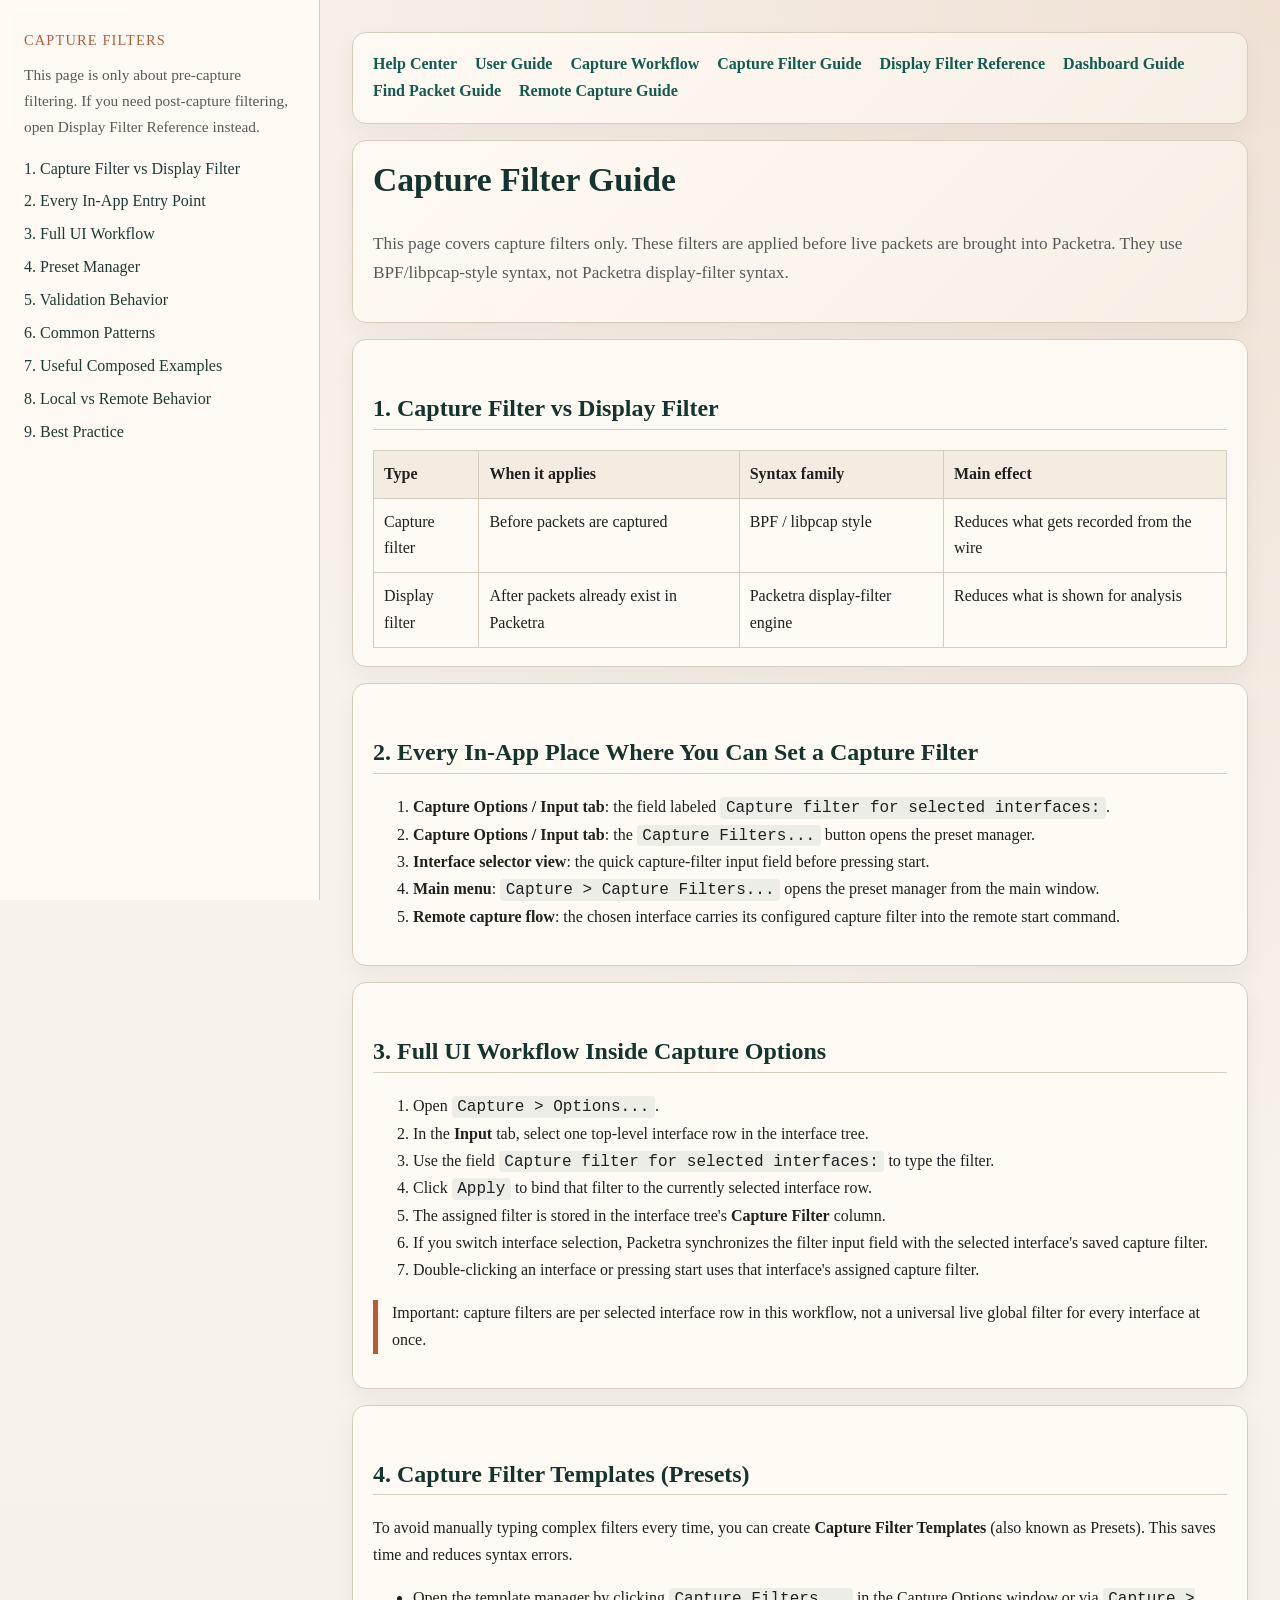
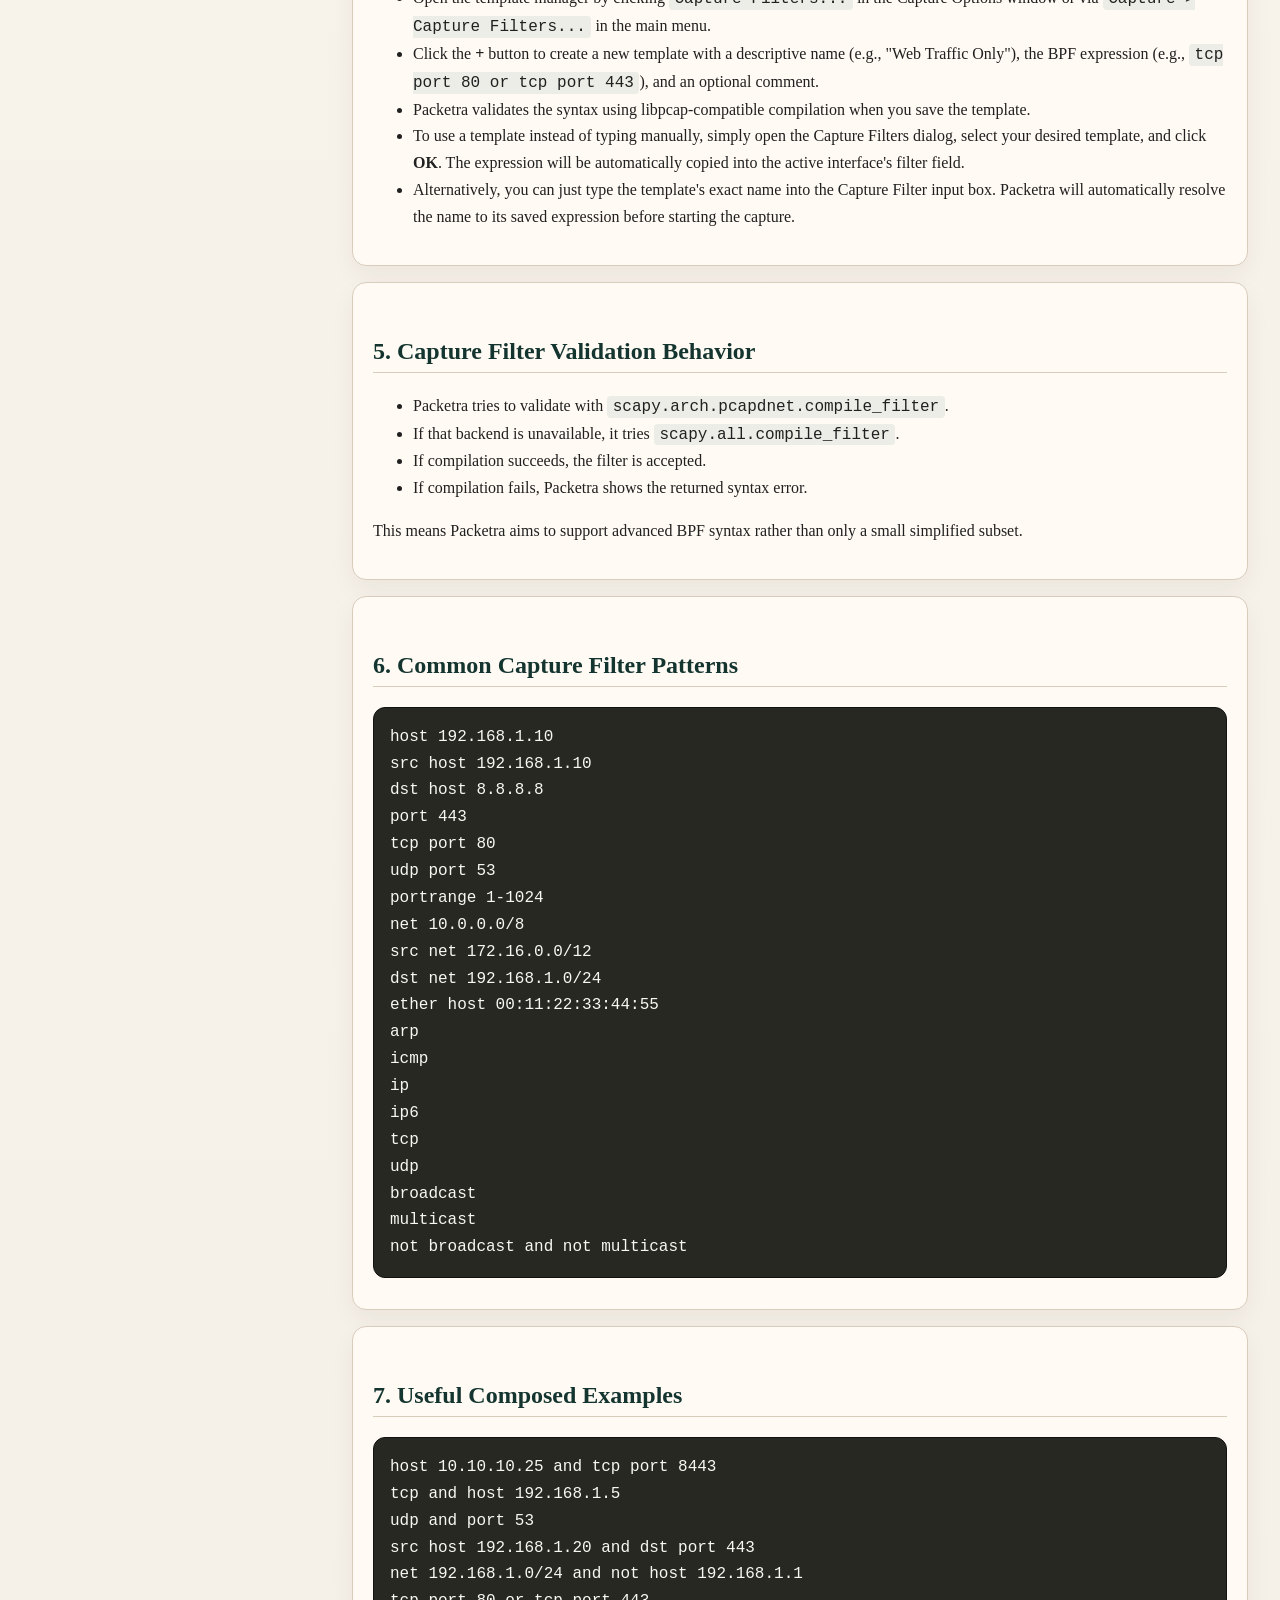
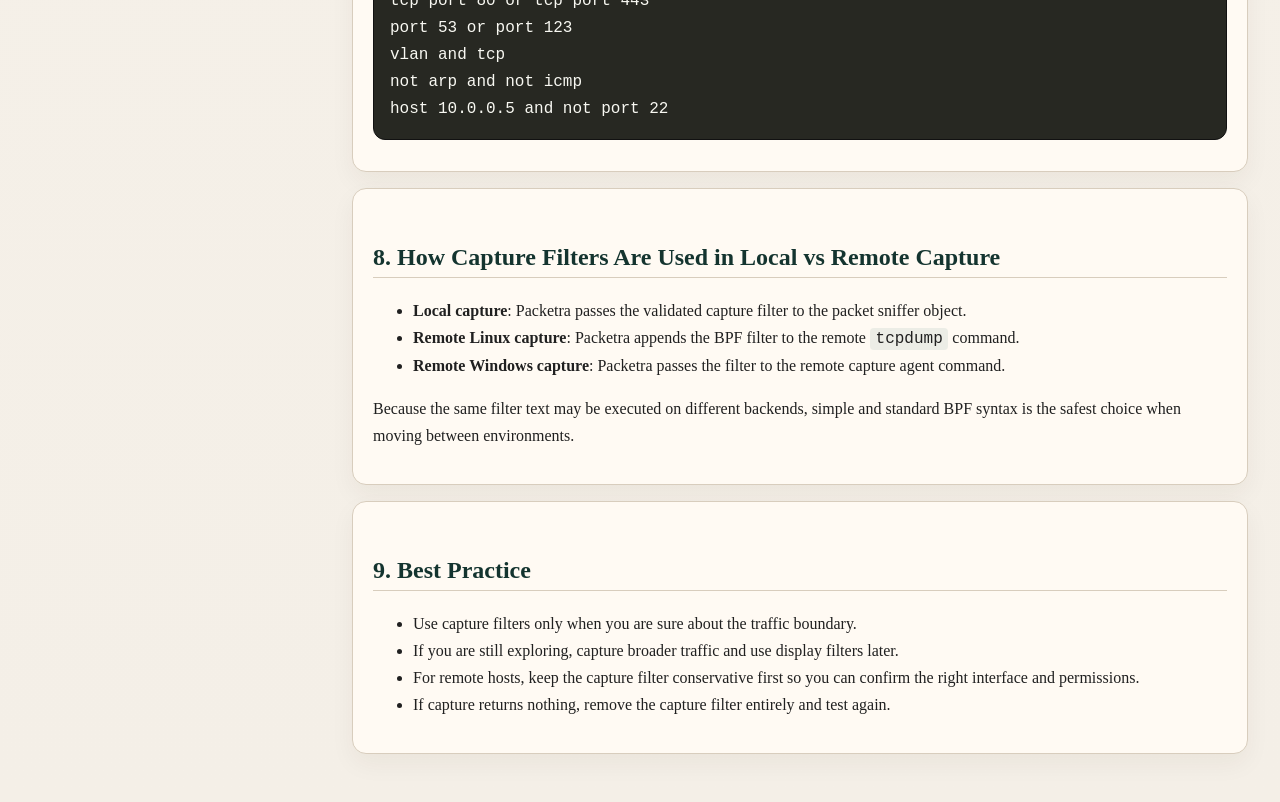
<file: help/capture_filter_guide.html>
<!DOCTYPE html>
<html lang="en">
<head>
  <meta charset="utf-8">
  <meta name="viewport" content="width=device-width, initial-scale=1">
  <title>Packetra Capture Filter Guide</title>
  <link rel="stylesheet" href="help-theme.css">
</head>
<body>
  <div class="layout">
    <aside class="sidebar">
      <div class="toc-title">Capture Filters</div>
      <p class="toc-note">This page is only about pre-capture filtering. If you need post-capture filtering, open Display Filter Reference instead.</p>
      <ul class="toc">
        <li><a href="#overview">1. Capture Filter vs Display Filter</a></li>
        <li><a href="#entry-points">2. Every In-App Entry Point</a></li>
        <li><a href="#workflow">3. Full UI Workflow</a></li>
        <li><a href="#presets">4. Preset Manager</a></li>
        <li><a href="#validation">5. Validation Behavior</a></li>
        <li><a href="#patterns">6. Common Patterns</a></li>
        <li><a href="#examples">7. Useful Composed Examples</a></li>
        <li><a href="#local-remote">8. Local vs Remote Behavior</a></li>
        <li><a href="#practice">9. Best Practice</a></li>
      </ul>
    </aside>
    <main class="content">
      <div class="nav">
        <a href="index.html">Help Center</a>
        <a href="user_guide.html">User Guide</a>
        <a href="capture_workflow.html">Capture Workflow</a>
        <a href="capture_filter_guide.html">Capture Filter Guide</a>
        <a href="filter_reference.html">Display Filter Reference</a>
        <a href="dashboard_guide.html">Dashboard Guide</a>
        <a href="find_guide.html">Find Packet Guide</a>
        <a href="agent_guide.html">Remote Capture Guide</a>
      </div>
      <section class="card hero" id="overview">
        <h1>Capture Filter Guide</h1>
        <p class="lead">This page covers capture filters only. These filters are applied before live packets are brought into Packetra. They use BPF/libpcap-style syntax, not Packetra display-filter syntax.</p>
      </section>

      <section class="card">
        <h2>1. Capture Filter vs Display Filter</h2>
        <table>
          <tr><th>Type</th><th>When it applies</th><th>Syntax family</th><th>Main effect</th></tr>
          <tr><td>Capture filter</td><td>Before packets are captured</td><td>BPF / libpcap style</td><td>Reduces what gets recorded from the wire</td></tr>
          <tr><td>Display filter</td><td>After packets already exist in Packetra</td><td>Packetra display-filter engine</td><td>Reduces what is shown for analysis</td></tr>
        </table>
      </section>

      <section class="card" id="entry-points">
        <h2>2. Every In-App Place Where You Can Set a Capture Filter</h2>
        <ol>
          <li><b>Capture Options / Input tab</b>: the field labeled <code>Capture filter for selected interfaces:</code>.</li>
          <li><b>Capture Options / Input tab</b>: the <code>Capture Filters...</code> button opens the preset manager.</li>
          <li><b>Interface selector view</b>: the quick capture-filter input field before pressing start.</li>
          <li><b>Main menu</b>: <code>Capture &gt; Capture Filters...</code> opens the preset manager from the main window.</li>
          <li><b>Remote capture flow</b>: the chosen interface carries its configured capture filter into the remote start command.</li>
        </ol>
      </section>

      <section class="card" id="workflow">
        <h2>3. Full UI Workflow Inside Capture Options</h2>
        <ol>
          <li>Open <code>Capture &gt; Options...</code>.</li>
          <li>In the <b>Input</b> tab, select one top-level interface row in the interface tree.</li>
          <li>Use the field <code>Capture filter for selected interfaces:</code> to type the filter.</li>
          <li>Click <code>Apply</code> to bind that filter to the currently selected interface row.</li>
          <li>The assigned filter is stored in the interface tree's <b>Capture Filter</b> column.</li>
          <li>If you switch interface selection, Packetra synchronizes the filter input field with the selected interface's saved capture filter.</li>
          <li>Double-clicking an interface or pressing start uses that interface's assigned capture filter.</li>
        </ol>
        <p class="note">Important: capture filters are per selected interface row in this workflow, not a universal live global filter for every interface at once.</p>
      </section>

      <section class="card" id="presets">
        <h2>4. Capture Filter Templates (Presets)</h2>
        <p>To avoid manually typing complex filters every time, you can create <strong>Capture Filter Templates</strong> (also known as Presets). This saves time and reduces syntax errors.</p>
        <ul>
          <li>Open the template manager by clicking <code>Capture Filters...</code> in the Capture Options window or via <code>Capture &gt; Capture Filters...</code> in the main menu.</li>
          <li>Click the <b>+</b> button to create a new template with a descriptive name (e.g., "Web Traffic Only"), the BPF expression (e.g., <code>tcp port 80 or tcp port 443</code>), and an optional comment.</li>
          <li>Packetra validates the syntax using libpcap-compatible compilation when you save the template.</li>
          <li>To use a template instead of typing manually, simply open the Capture Filters dialog, select your desired template, and click <b>OK</b>. The expression will be automatically copied into the active interface's filter field.</li>
          <li>Alternatively, you can just type the template's exact name into the Capture Filter input box. Packetra will automatically resolve the name to its saved expression before starting the capture.</li>
        </ul>
      </section>

      <section class="card" id="validation">
        <h2>5. Capture Filter Validation Behavior</h2>
        <ul>
          <li>Packetra tries to validate with <code>scapy.arch.pcapdnet.compile_filter</code>.</li>
          <li>If that backend is unavailable, it tries <code>scapy.all.compile_filter</code>.</li>
          <li>If compilation succeeds, the filter is accepted.</li>
          <li>If compilation fails, Packetra shows the returned syntax error.</li>
        </ul>
        <p>This means Packetra aims to support advanced BPF syntax rather than only a small simplified subset.</p>
      </section>

      <section class="card" id="patterns">
        <h2>6. Common Capture Filter Patterns</h2>
        <pre><code>host 192.168.1.10
src host 192.168.1.10
dst host 8.8.8.8
port 443
tcp port 80
udp port 53
portrange 1-1024
net 10.0.0.0/8
src net 172.16.0.0/12
dst net 192.168.1.0/24
ether host 00:11:22:33:44:55
arp
icmp
ip
ip6
tcp
udp
broadcast
multicast
not broadcast and not multicast</code></pre>
      </section>

      <section class="card" id="examples">
        <h2>7. Useful Composed Examples</h2>
        <pre><code>host 10.10.10.25 and tcp port 8443
tcp and host 192.168.1.5
udp and port 53
src host 192.168.1.20 and dst port 443
net 192.168.1.0/24 and not host 192.168.1.1
tcp port 80 or tcp port 443
port 53 or port 123
vlan and tcp
not arp and not icmp
host 10.0.0.5 and not port 22</code></pre>
      </section>

      <section class="card" id="local-remote">
        <h2>8. How Capture Filters Are Used in Local vs Remote Capture</h2>
        <ul>
          <li><b>Local capture</b>: Packetra passes the validated capture filter to the packet sniffer object.</li>
          <li><b>Remote Linux capture</b>: Packetra appends the BPF filter to the remote <code>tcpdump</code> command.</li>
          <li><b>Remote Windows capture</b>: Packetra passes the filter to the remote capture agent command.</li>
        </ul>
        <p>Because the same filter text may be executed on different backends, simple and standard BPF syntax is the safest choice when moving between environments.</p>
      </section>

      <section class="card" id="practice">
        <h2>9. Best Practice</h2>
        <ul>
          <li>Use capture filters only when you are sure about the traffic boundary.</li>
          <li>If you are still exploring, capture broader traffic and use display filters later.</li>
          <li>For remote hosts, keep the capture filter conservative first so you can confirm the right interface and permissions.</li>
          <li>If capture returns nothing, remove the capture filter entirely and test again.</li>
        </ul>
      </section>
    </main>
  </div>
</body>
</html>
</file>
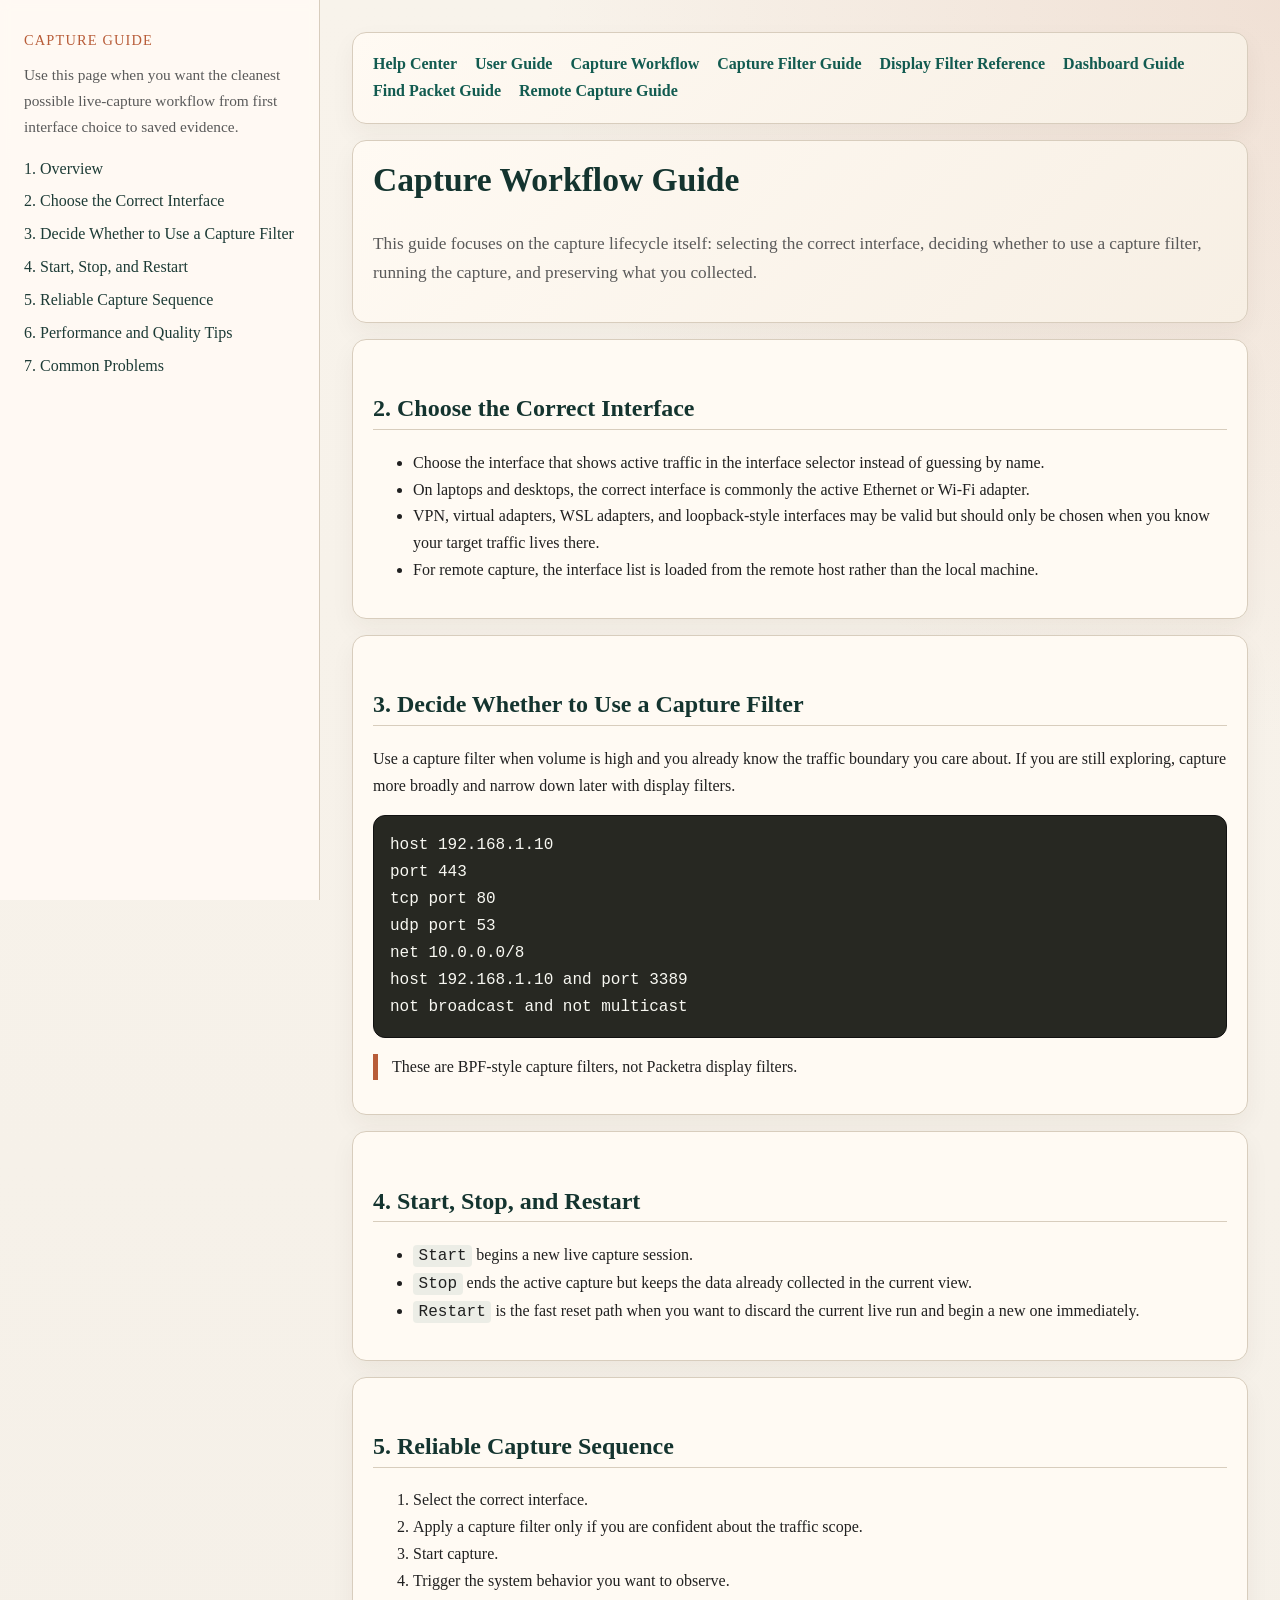
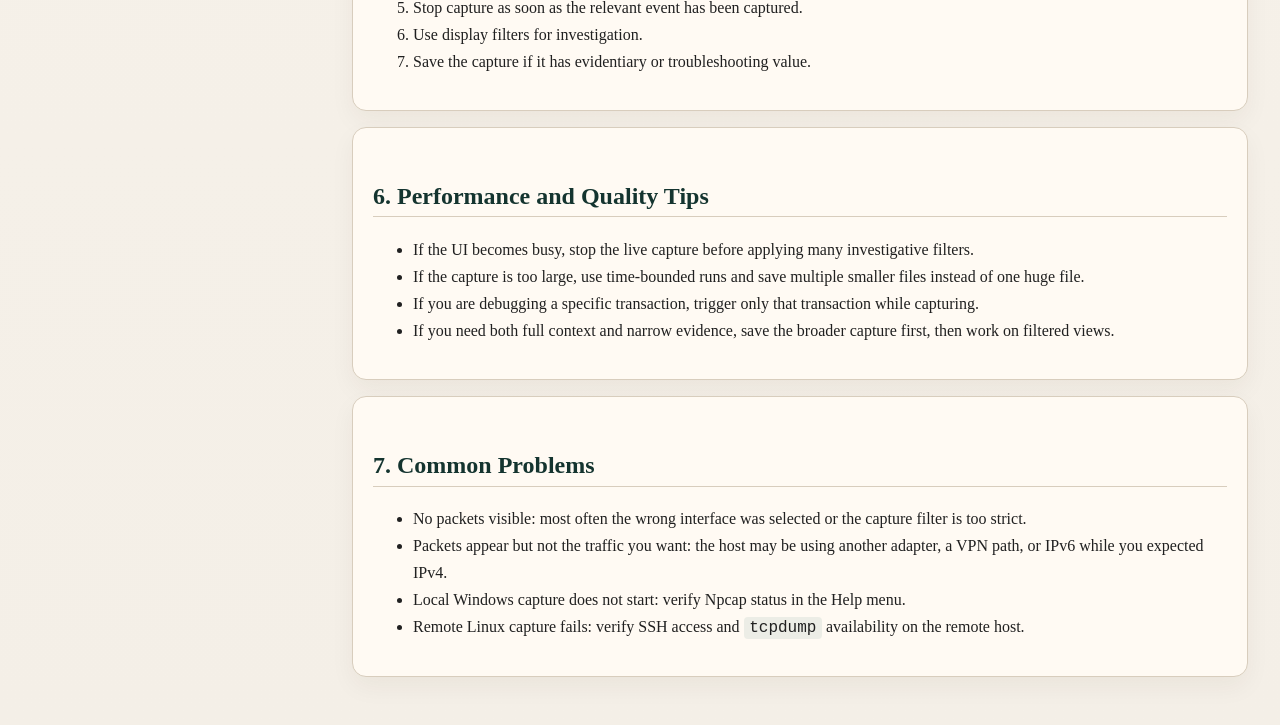
<file: help/capture_workflow.html>
<!DOCTYPE html>
<html lang="en">
<head>
  <meta charset="utf-8">
  <meta name="viewport" content="width=device-width, initial-scale=1">
  <title>Packetra Capture Workflow Guide</title>
  <link rel="stylesheet" href="help-theme.css">
</head>
<body>
  <div class="layout">
    <aside class="sidebar">
      <div class="toc-title">Capture Guide</div>
      <p class="toc-note">Use this page when you want the cleanest possible live-capture workflow from first interface choice to saved evidence.</p>
      <ul class="toc">
        <li><a href="#overview">1. Overview</a></li>
        <li><a href="#interface">2. Choose the Correct Interface</a></li>
        <li><a href="#capture-filter">3. Decide Whether to Use a Capture Filter</a></li>
        <li><a href="#controls">4. Start, Stop, and Restart</a></li>
        <li><a href="#sequence">5. Reliable Capture Sequence</a></li>
        <li><a href="#tips">6. Performance and Quality Tips</a></li>
        <li><a href="#problems">7. Common Problems</a></li>
      </ul>
    </aside>
    <main class="content">
      <div class="nav">
        <a href="index.html">Help Center</a>
        <a href="user_guide.html">User Guide</a>
        <a href="capture_workflow.html">Capture Workflow</a>
        <a href="capture_filter_guide.html">Capture Filter Guide</a>
        <a href="filter_reference.html">Display Filter Reference</a>
        <a href="dashboard_guide.html">Dashboard Guide</a>
        <a href="find_guide.html">Find Packet Guide</a>
        <a href="agent_guide.html">Remote Capture Guide</a>
      </div>
      <section class="card hero" id="overview">
        <h1>Capture Workflow Guide</h1>
        <p class="lead">This guide focuses on the capture lifecycle itself: selecting the correct interface, deciding whether to use a capture filter, running the capture, and preserving what you collected.</p>
      </section>

      <section class="card" id="interface">
        <h2>2. Choose the Correct Interface</h2>
        <ul>
          <li>Choose the interface that shows active traffic in the interface selector instead of guessing by name.</li>
          <li>On laptops and desktops, the correct interface is commonly the active Ethernet or Wi-Fi adapter.</li>
          <li>VPN, virtual adapters, WSL adapters, and loopback-style interfaces may be valid but should only be chosen when you know your target traffic lives there.</li>
          <li>For remote capture, the interface list is loaded from the remote host rather than the local machine.</li>
        </ul>
      </section>

      <section class="card" id="capture-filter">
        <h2>3. Decide Whether to Use a Capture Filter</h2>
        <p>Use a capture filter when volume is high and you already know the traffic boundary you care about. If you are still exploring, capture more broadly and narrow down later with display filters.</p>
        <pre><code>host 192.168.1.10
port 443
tcp port 80
udp port 53
net 10.0.0.0/8
host 192.168.1.10 and port 3389
not broadcast and not multicast</code></pre>
        <p class="note">These are BPF-style capture filters, not Packetra display filters.</p>
      </section>

      <section class="card" id="controls">
        <h2>4. Start, Stop, and Restart</h2>
        <ul>
          <li><code>Start</code> begins a new live capture session.</li>
          <li><code>Stop</code> ends the active capture but keeps the data already collected in the current view.</li>
          <li><code>Restart</code> is the fast reset path when you want to discard the current live run and begin a new one immediately.</li>
        </ul>
      </section>

      <section class="card" id="sequence">
        <h2>5. Reliable Capture Sequence</h2>
        <ol>
          <li>Select the correct interface.</li>
          <li>Apply a capture filter only if you are confident about the traffic scope.</li>
          <li>Start capture.</li>
          <li>Trigger the system behavior you want to observe.</li>
          <li>Stop capture as soon as the relevant event has been captured.</li>
          <li>Use display filters for investigation.</li>
          <li>Save the capture if it has evidentiary or troubleshooting value.</li>
        </ol>
      </section>

      <section class="card" id="tips">
        <h2>6. Performance and Quality Tips</h2>
        <ul>
          <li>If the UI becomes busy, stop the live capture before applying many investigative filters.</li>
          <li>If the capture is too large, use time-bounded runs and save multiple smaller files instead of one huge file.</li>
          <li>If you are debugging a specific transaction, trigger only that transaction while capturing.</li>
          <li>If you need both full context and narrow evidence, save the broader capture first, then work on filtered views.</li>
        </ul>
      </section>

      <section class="card" id="problems">
        <h2>7. Common Problems</h2>
        <ul>
          <li>No packets visible: most often the wrong interface was selected or the capture filter is too strict.</li>
          <li>Packets appear but not the traffic you want: the host may be using another adapter, a VPN path, or IPv6 while you expected IPv4.</li>
          <li>Local Windows capture does not start: verify Npcap status in the Help menu.</li>
          <li>Remote Linux capture fails: verify SSH access and <code>tcpdump</code> availability on the remote host.</li>
        </ul>
      </section>
    </main>
  </div>
</body>
</html>
</file>
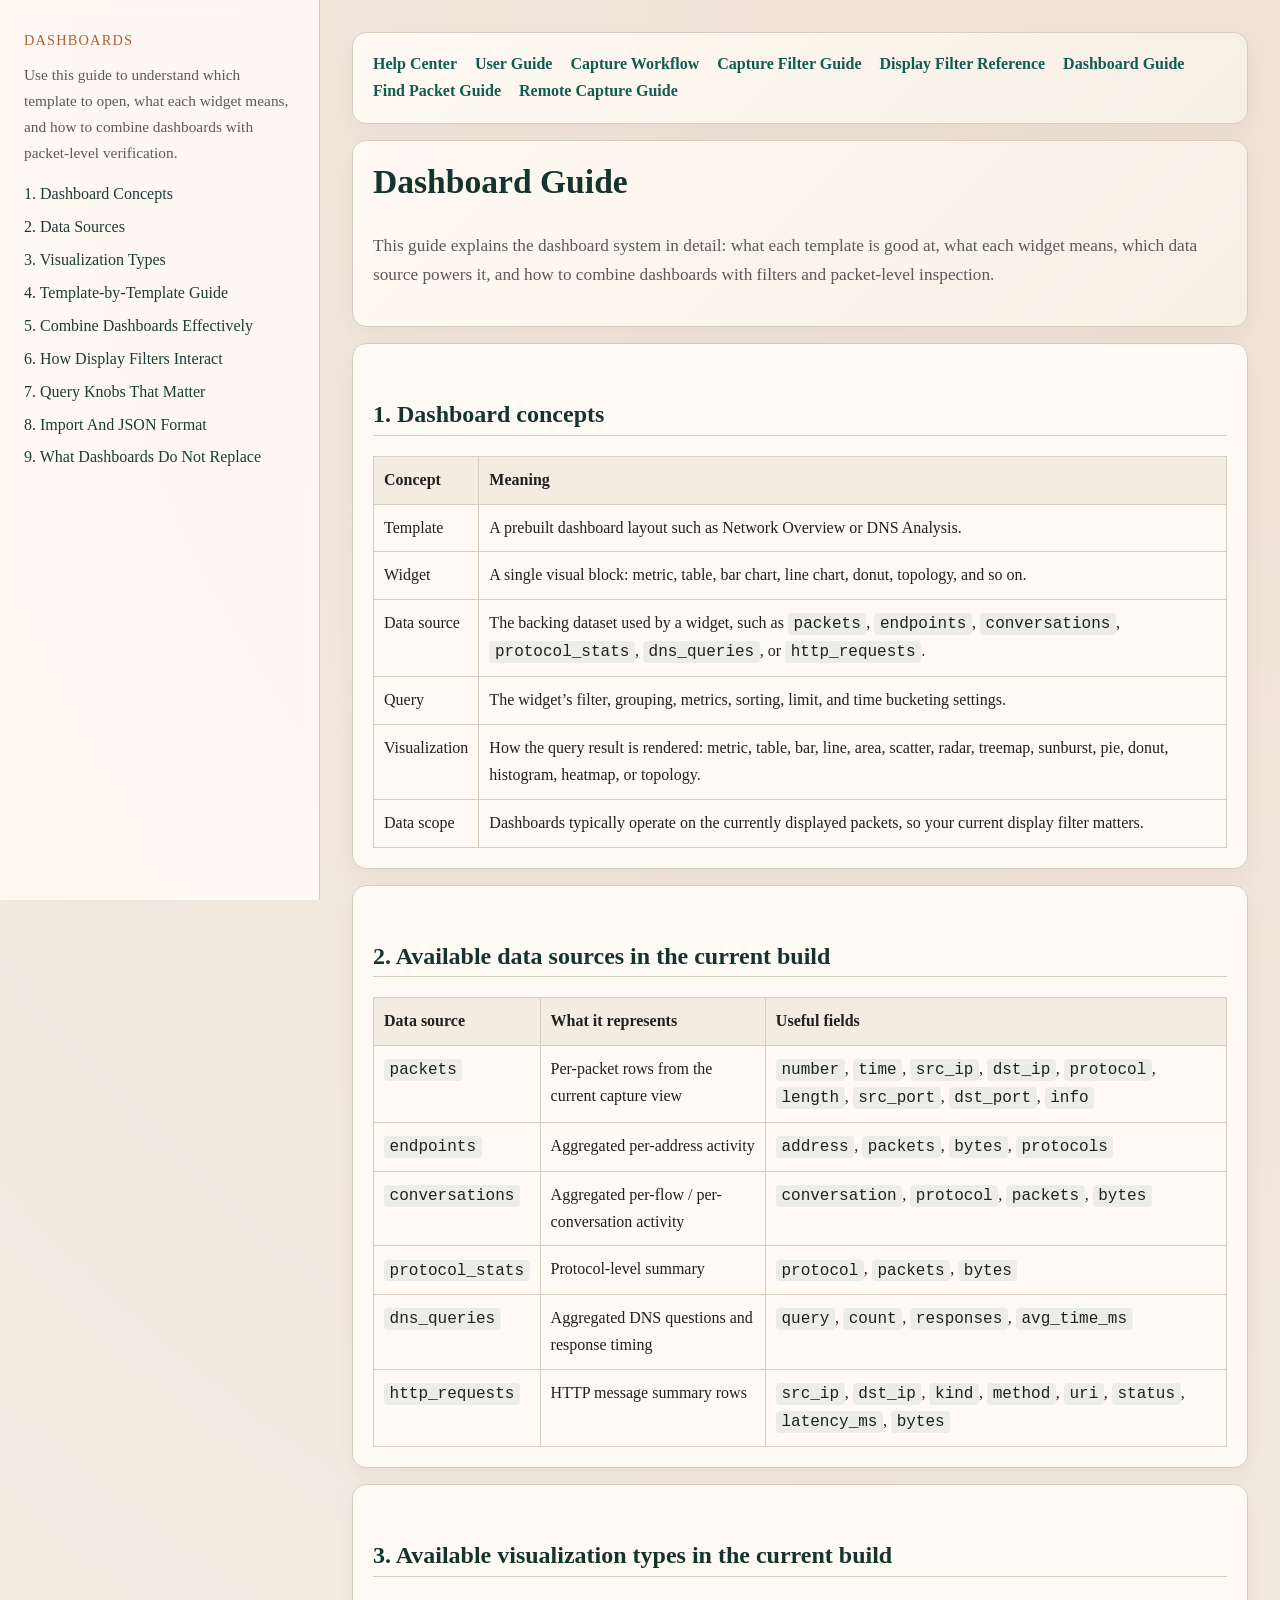
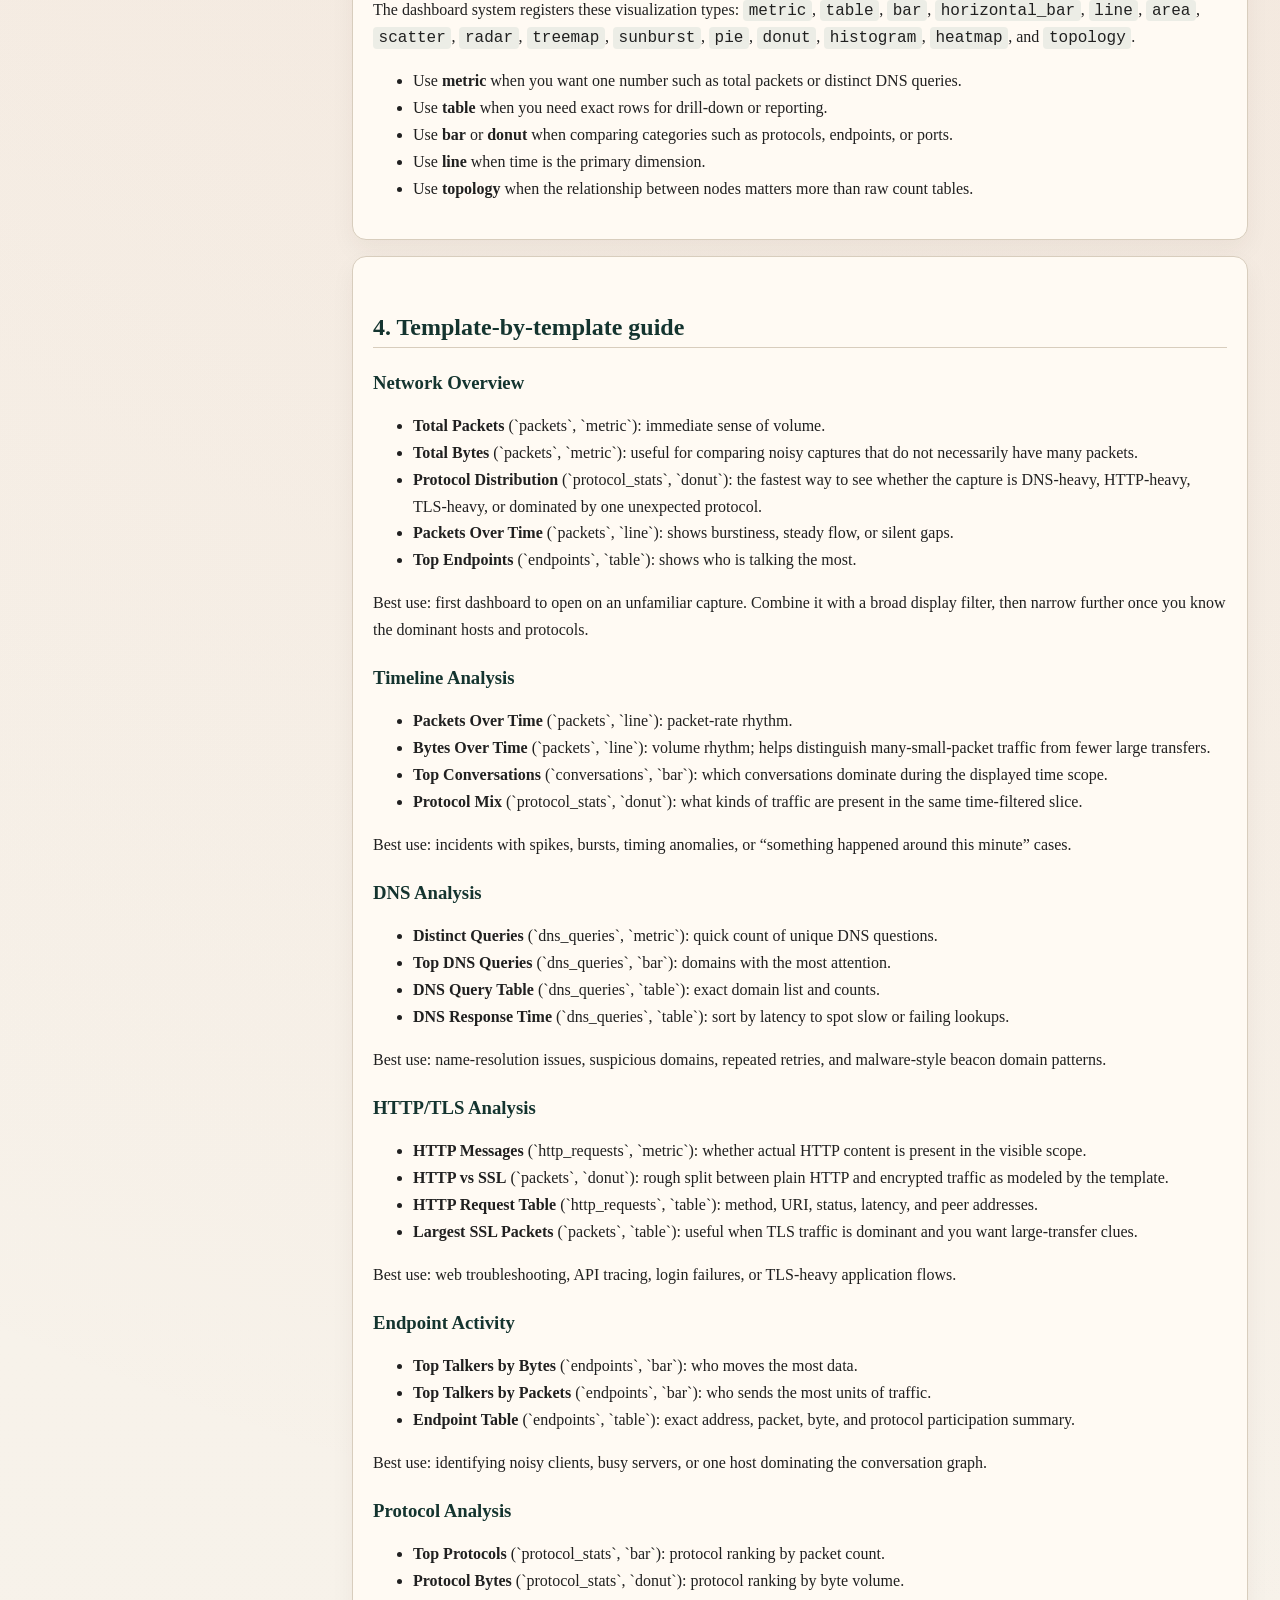
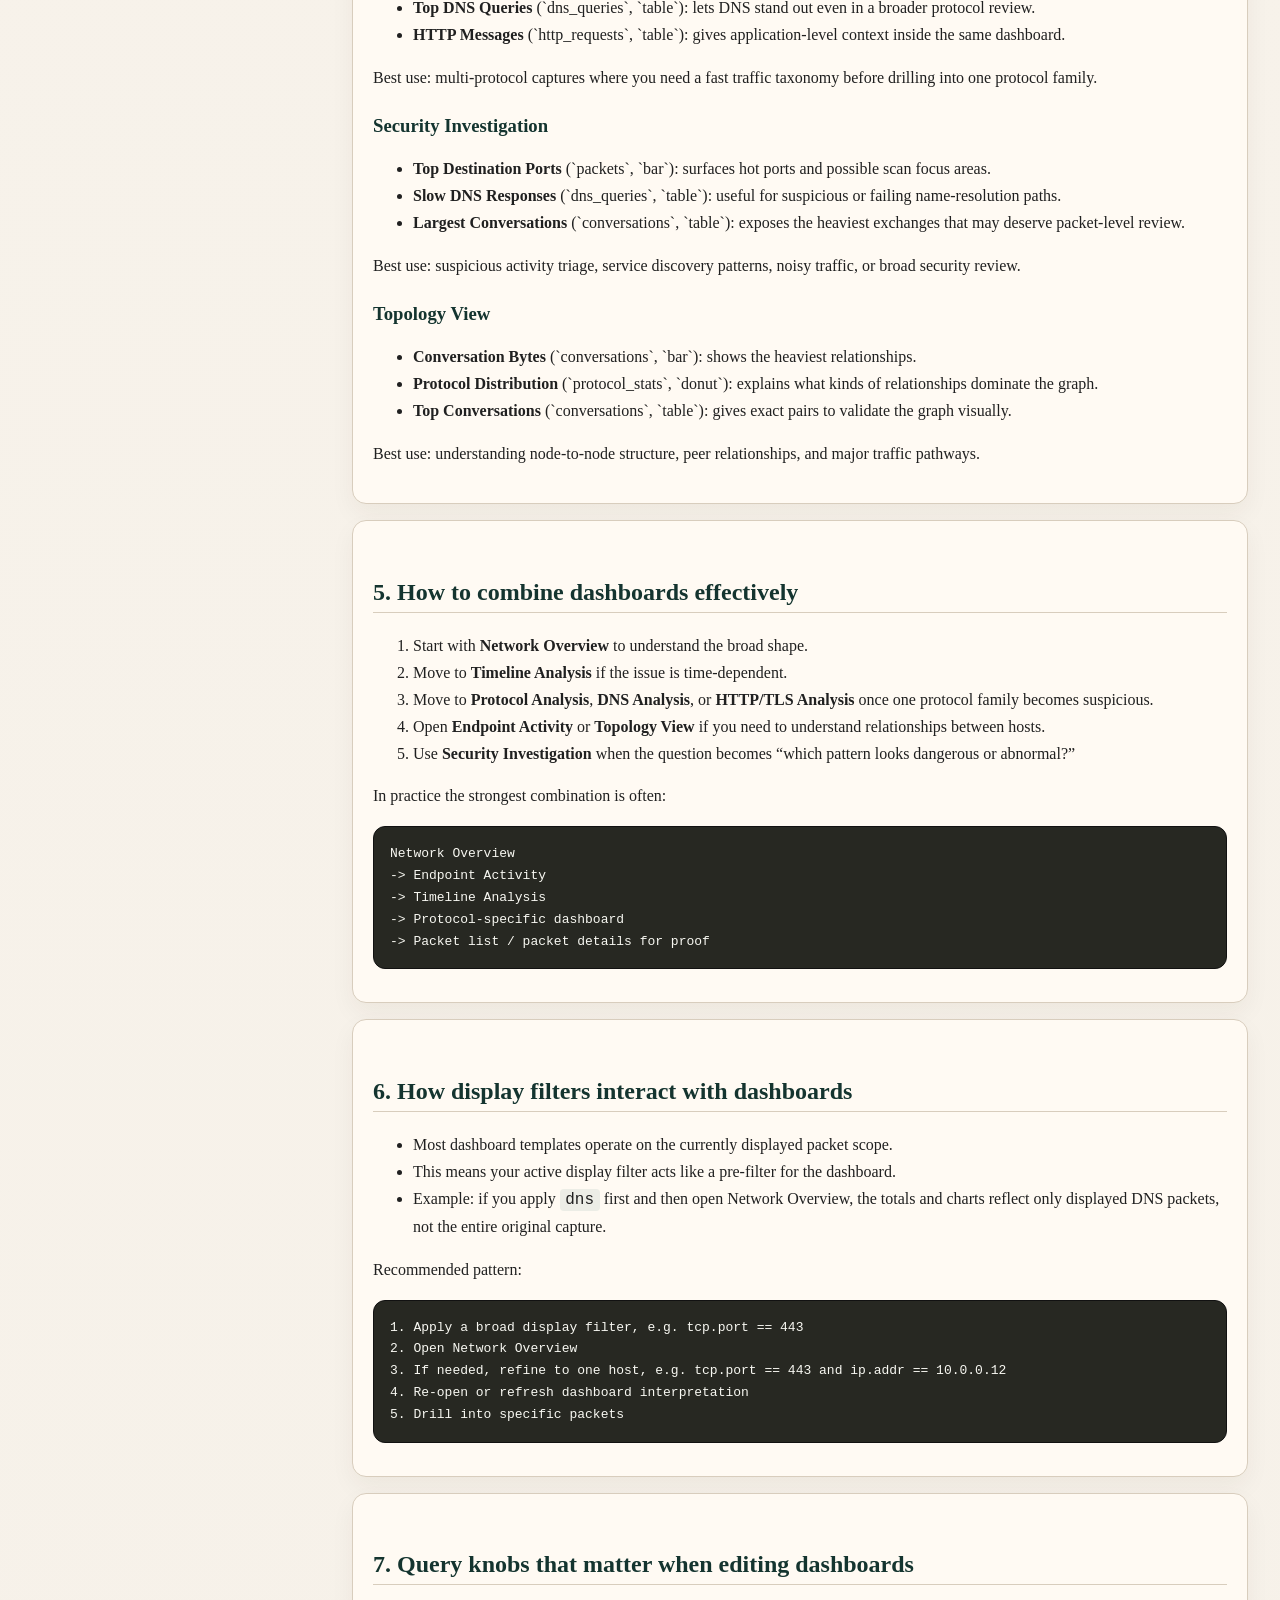
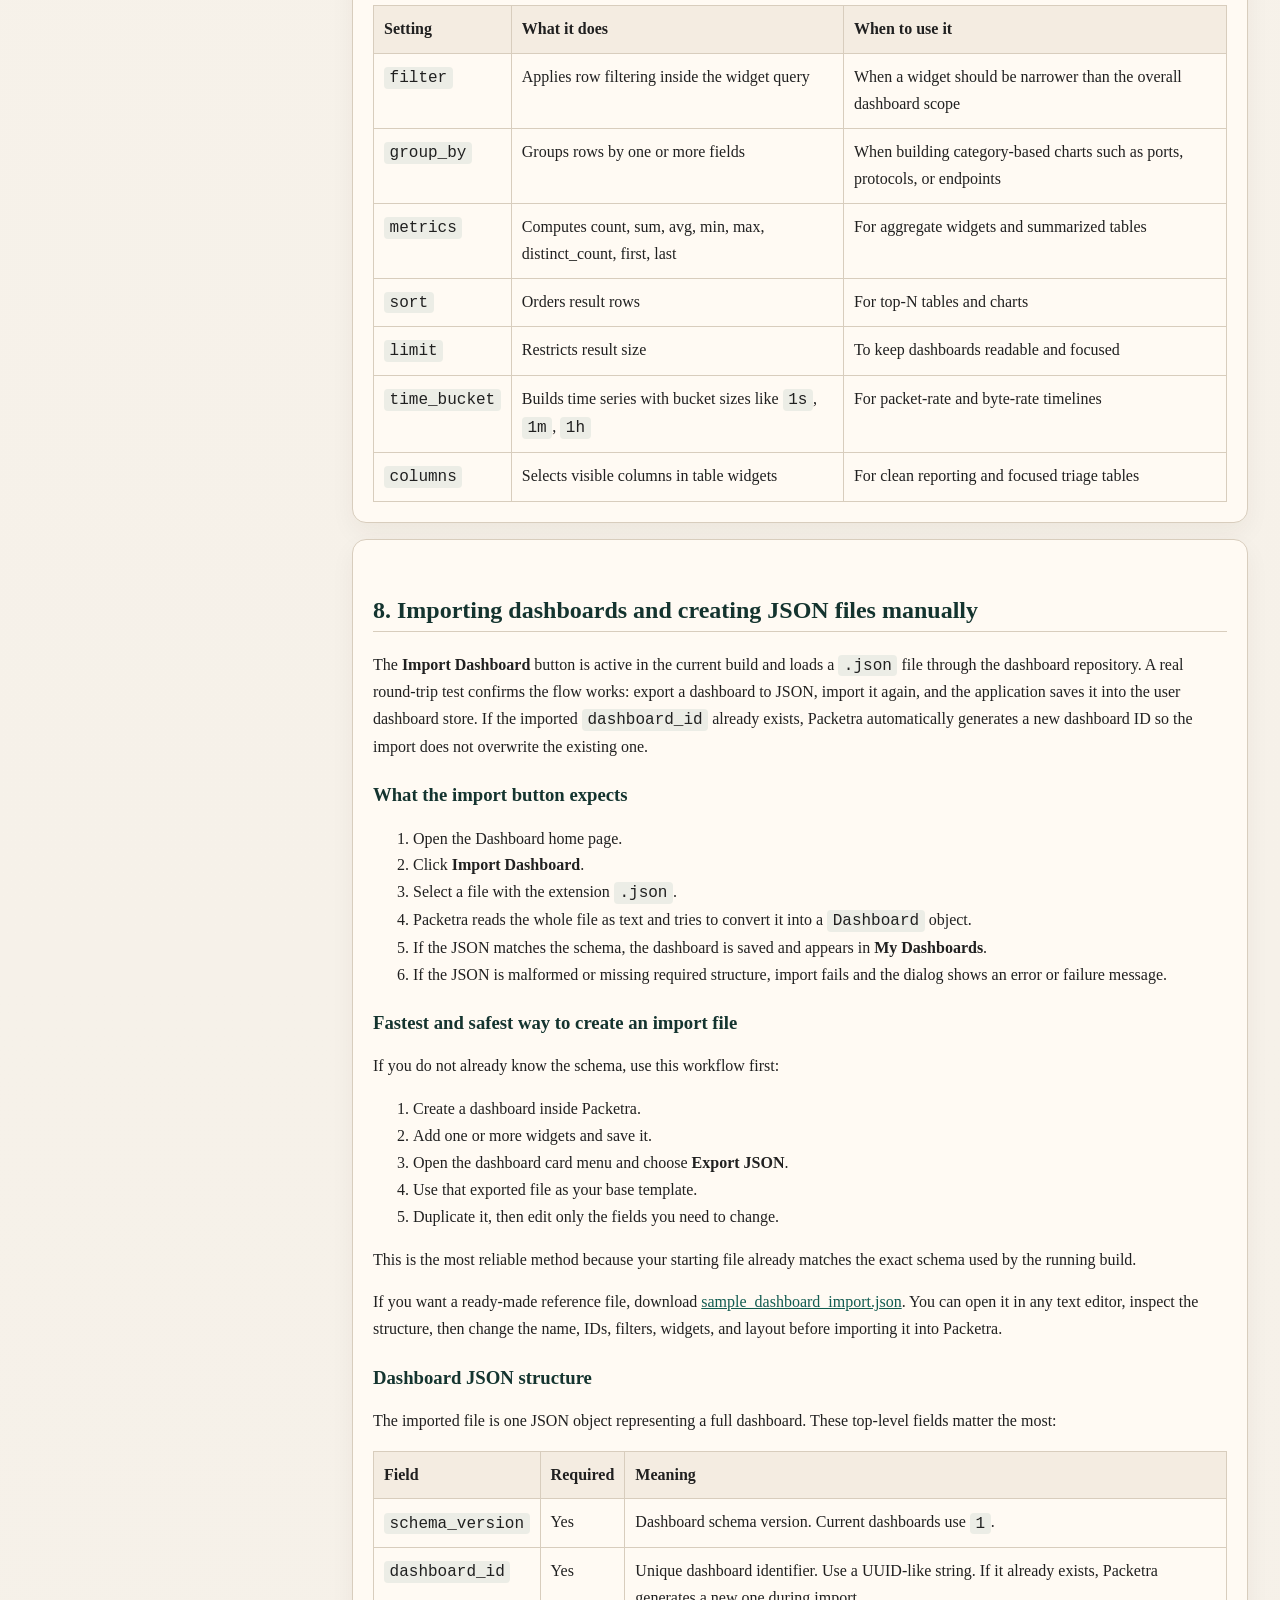
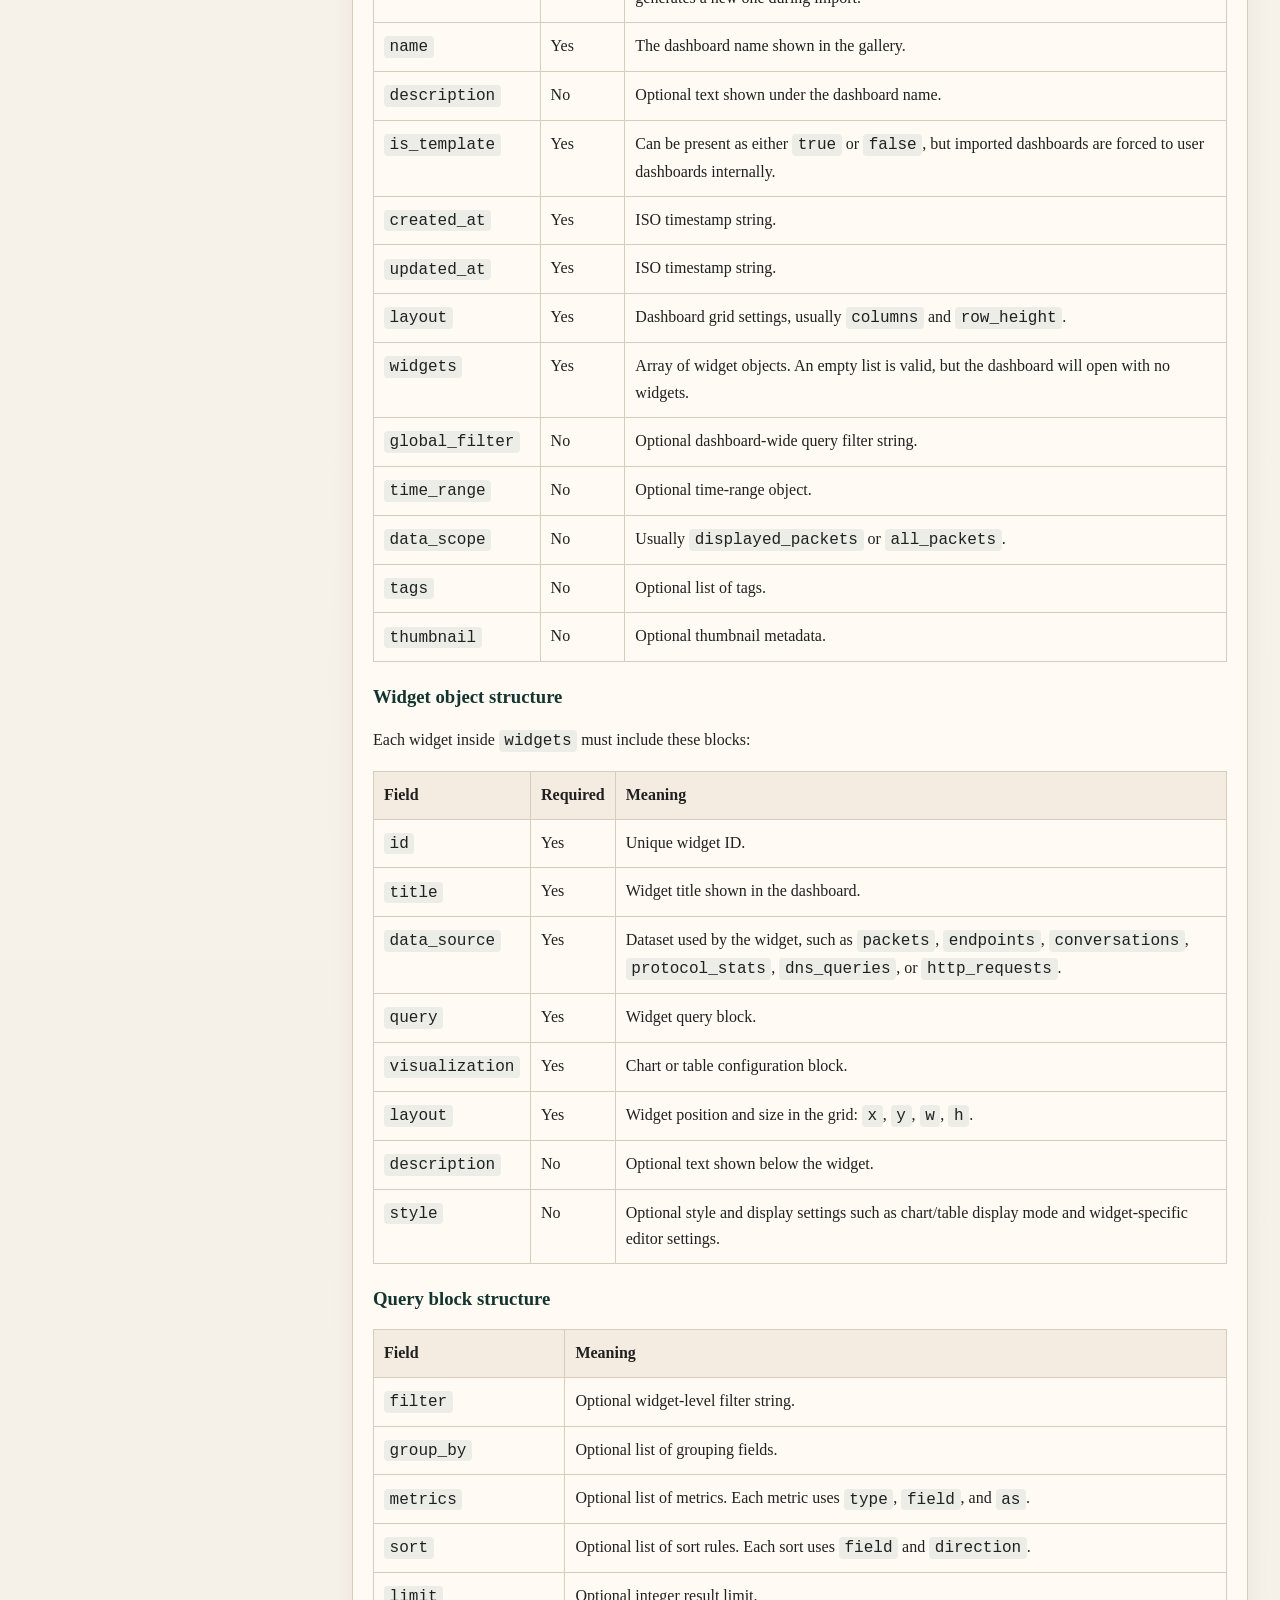
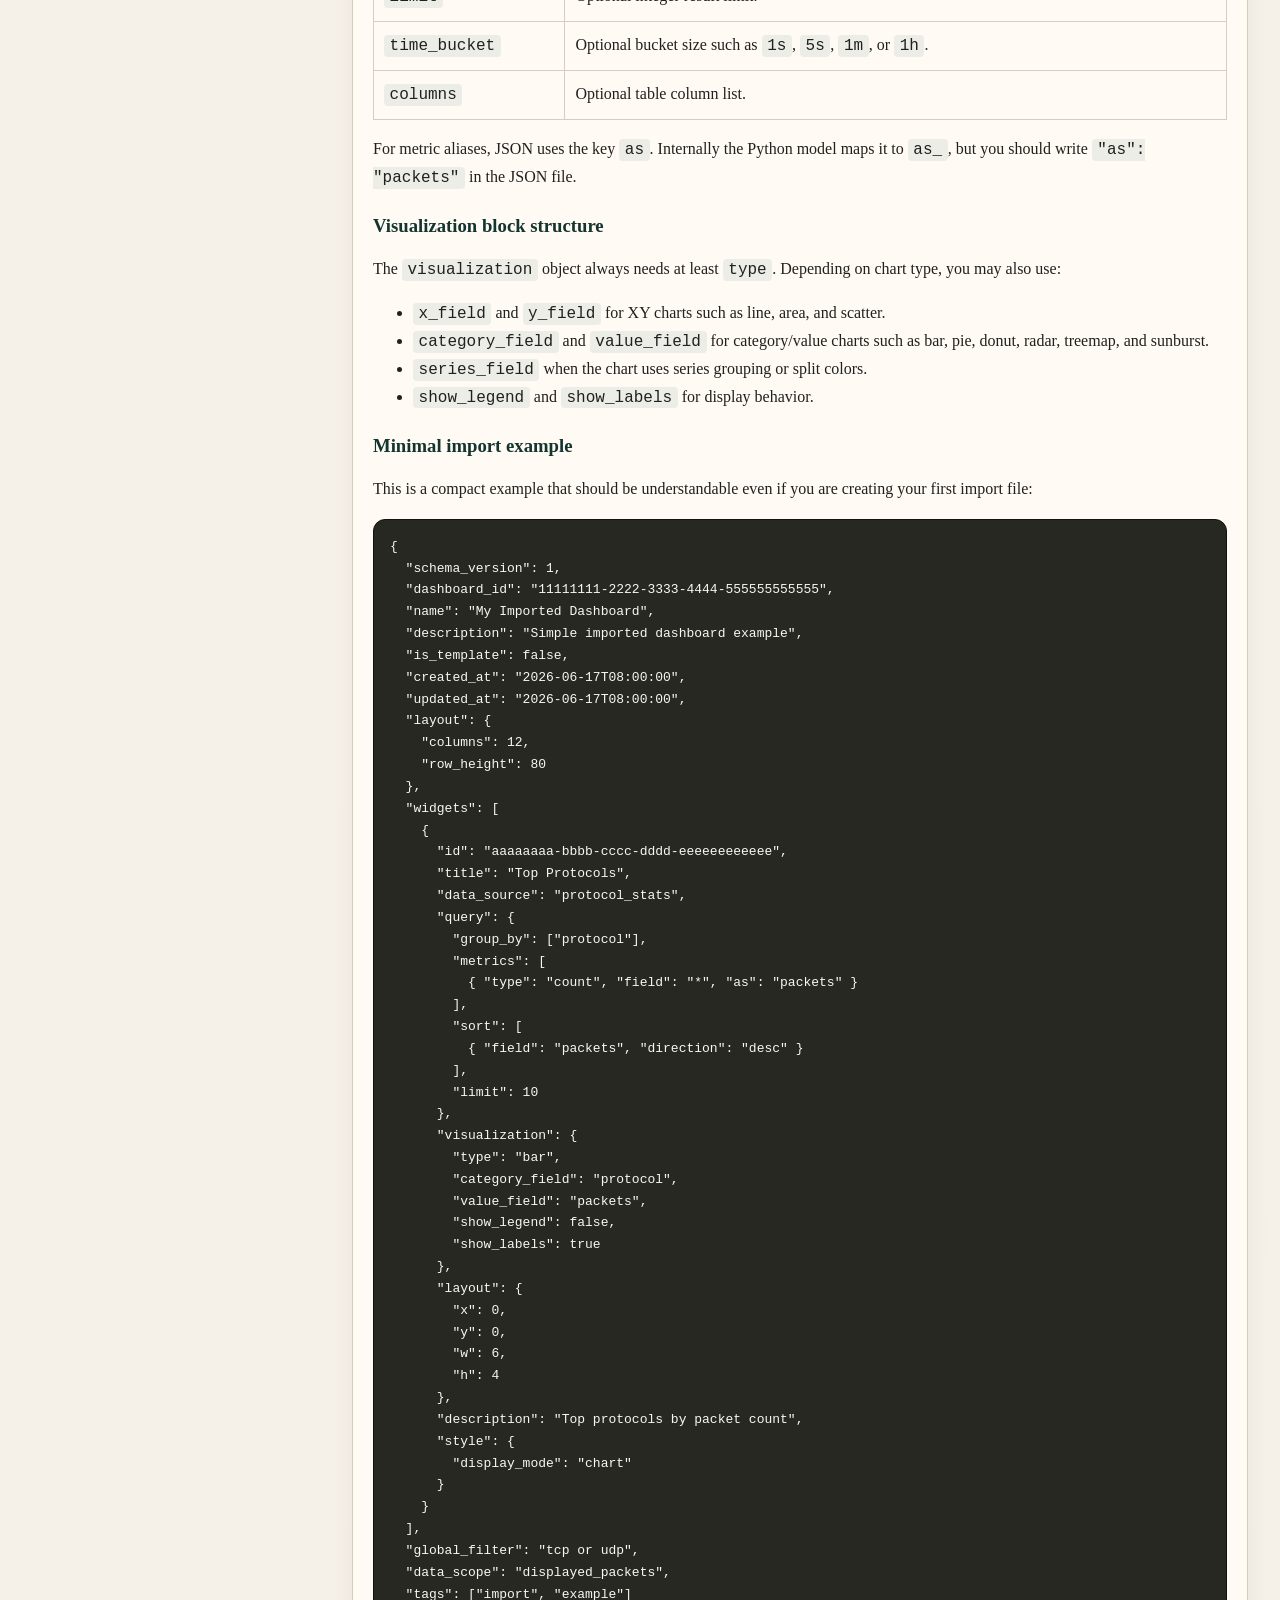
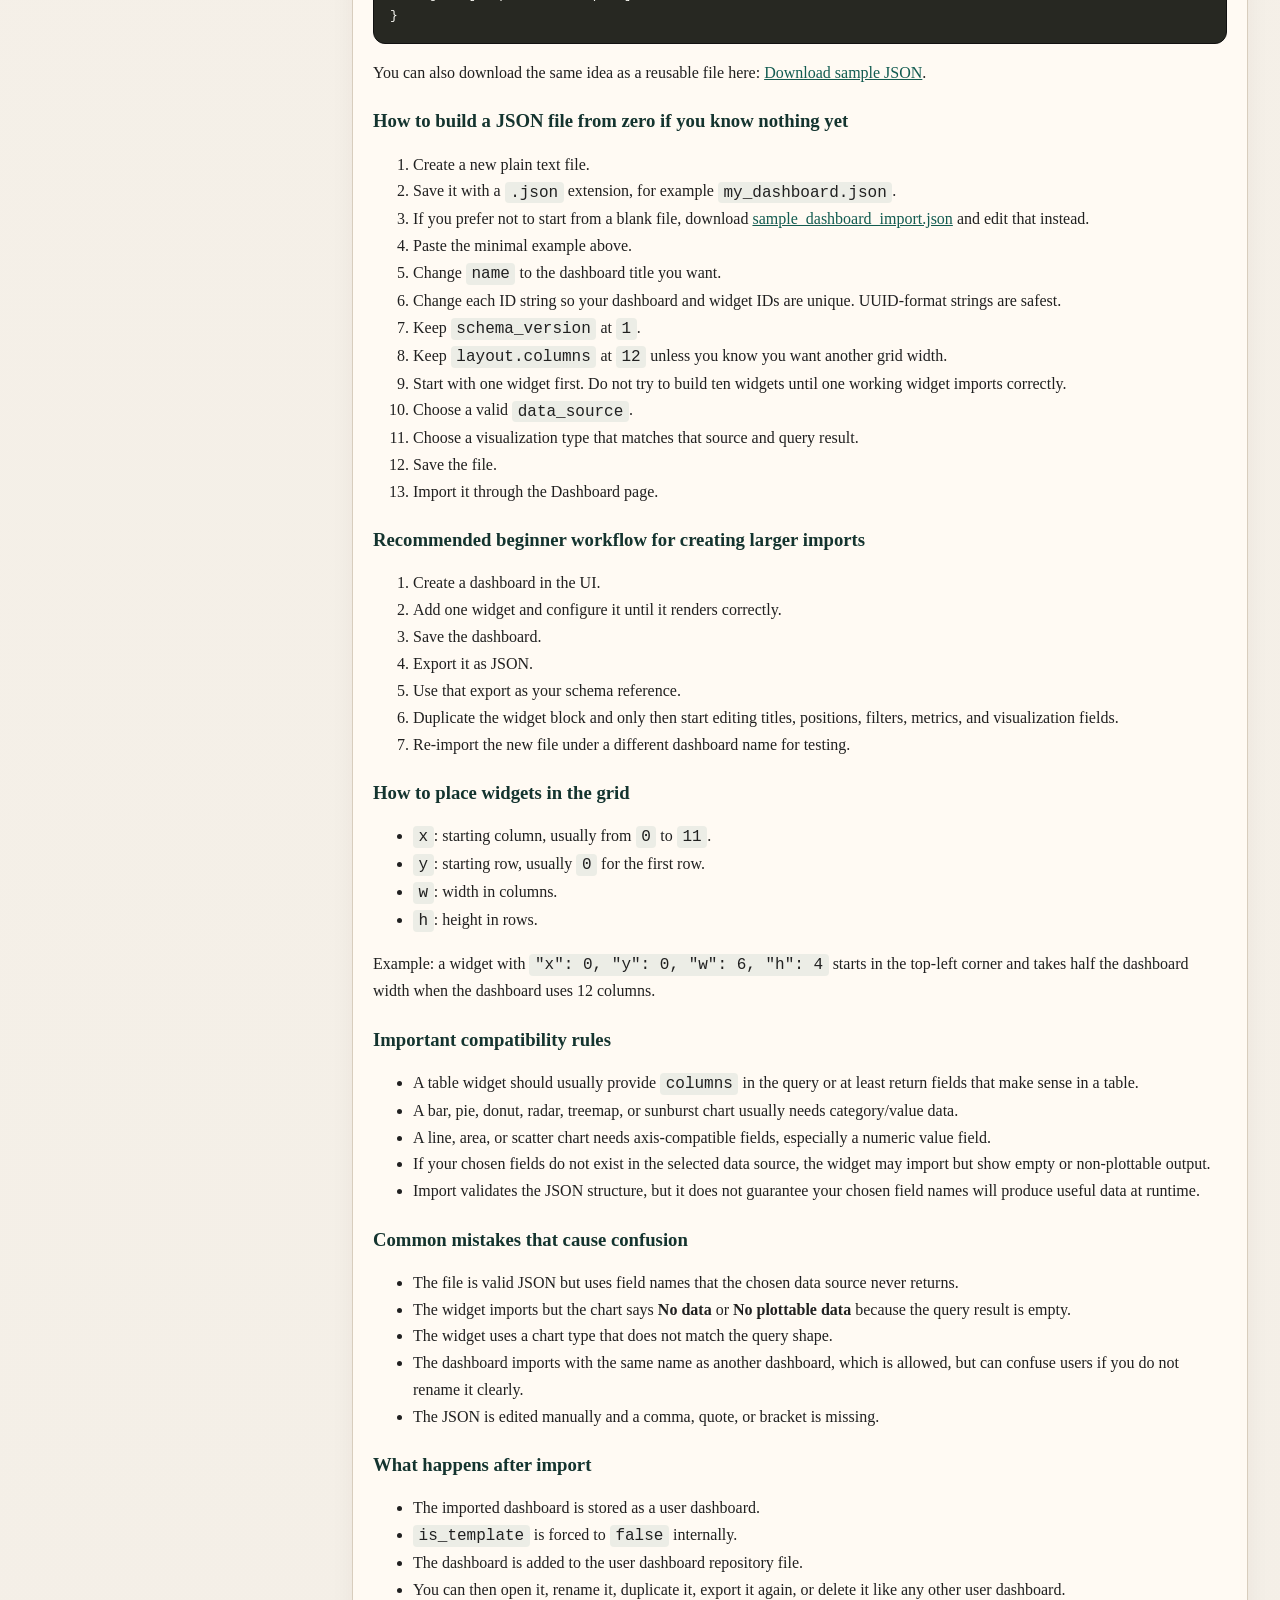
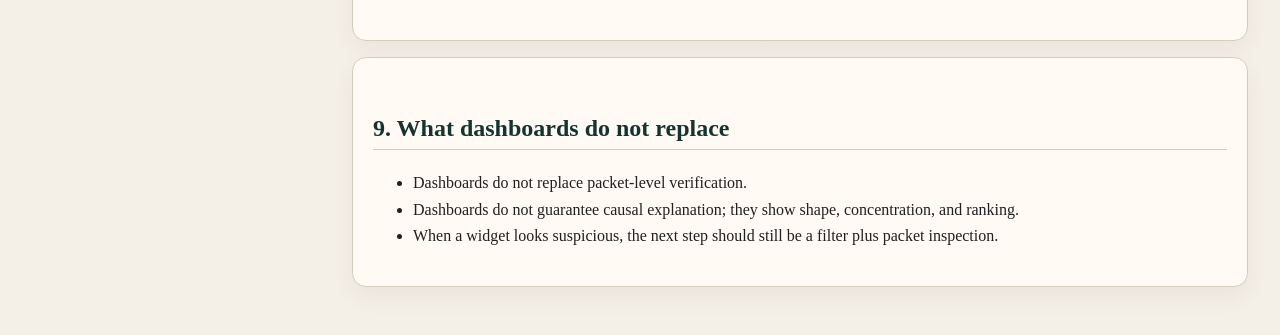
<file: help/dashboard_guide.html>
<!DOCTYPE html>
<html lang="en">
<head>
  <meta charset="utf-8">
  <meta name="viewport" content="width=device-width, initial-scale=1">
  <title>Packetra Dashboard Guide</title>
  <link rel="stylesheet" href="help-theme.css">
  <style>
    .layout-page {
      display: grid;
      grid-template-columns: 320px 1fr;
      min-height: 100vh;
    }
    .sidebar {
      position: sticky;
      top: 0;
      align-self: start;
      height: 100vh;
      overflow: auto;
      padding: 28px 24px;
      border-right: 1px solid var(--line);
      background: rgba(255, 250, 243, 0.92);
      backdrop-filter: blur(6px);
    }
    .wrap {
      padding: 32px;
      max-width: 1120px;
    }
    .panel {
      background: var(--panel);
      border: 1px solid var(--line);
      border-radius: 14px;
      padding: 20px;
      margin-bottom: 16px;
      box-shadow: var(--shadow);
    }
    .panel:first-of-type {
      background: linear-gradient(135deg, #fffaf3 0%, #f7efe4 100%);
    }
    @media (max-width: 960px) {
      .layout-page {
        grid-template-columns: 1fr;
      }
      .sidebar {
        position: static;
        height: auto;
        border-right: none;
        border-bottom: 1px solid var(--line);
      }
      .wrap {
        padding: 22px;
      }
    }
  </style>
</head>
<body>
  <div class="layout-page">
    <aside class="sidebar">
      <div class="toc-title">Dashboards</div>
      <p class="toc-note">Use this guide to understand which template to open, what each widget means, and how to combine dashboards with packet-level verification.</p>
      <ul class="toc">
        <li><a href="#concepts">1. Dashboard Concepts</a></li>
        <li><a href="#sources">2. Data Sources</a></li>
        <li><a href="#visualizations">3. Visualization Types</a></li>
        <li><a href="#templates">4. Template-by-Template Guide</a></li>
        <li><a href="#combine">5. Combine Dashboards Effectively</a></li>
        <li><a href="#filters">6. How Display Filters Interact</a></li>
        <li><a href="#query">7. Query Knobs That Matter</a></li>
        <li><a href="#importing">8. Import And JSON Format</a></li>
        <li><a href="#limits">9. What Dashboards Do Not Replace</a></li>
      </ul>
    </aside>
    <div class="wrap">
      <div class="nav">
        <a href="index.html">Help Center</a>
        <a href="user_guide.html">User Guide</a>
        <a href="capture_workflow.html">Capture Workflow</a>
        <a href="capture_filter_guide.html">Capture Filter Guide</a>
        <a href="filter_reference.html">Display Filter Reference</a>
        <a href="dashboard_guide.html">Dashboard Guide</a>
        <a href="find_guide.html">Find Packet Guide</a>
        <a href="agent_guide.html">Remote Capture Guide</a>
      </div>
    <section class="panel">
      <h1>Dashboard Guide</h1>
      <p class="lead">This guide explains the dashboard system in detail: what each template is good at, what each widget means, which data source powers it, and how to combine dashboards with filters and packet-level inspection.</p>
    </section>

    <section class="panel" id="concepts">
      <h2>1. Dashboard concepts</h2>
      <table>
        <tr><th>Concept</th><th>Meaning</th></tr>
        <tr><td>Template</td><td>A prebuilt dashboard layout such as Network Overview or DNS Analysis.</td></tr>
        <tr><td>Widget</td><td>A single visual block: metric, table, bar chart, line chart, donut, topology, and so on.</td></tr>
        <tr><td>Data source</td><td>The backing dataset used by a widget, such as <code>packets</code>, <code>endpoints</code>, <code>conversations</code>, <code>protocol_stats</code>, <code>dns_queries</code>, or <code>http_requests</code>.</td></tr>
        <tr><td>Query</td><td>The widget’s filter, grouping, metrics, sorting, limit, and time bucketing settings.</td></tr>
        <tr><td>Visualization</td><td>How the query result is rendered: metric, table, bar, line, area, scatter, radar, treemap, sunburst, pie, donut, histogram, heatmap, or topology.</td></tr>
        <tr><td>Data scope</td><td>Dashboards typically operate on the currently displayed packets, so your current display filter matters.</td></tr>
      </table>
    </section>

    <section class="panel" id="sources">
      <h2>2. Available data sources in the current build</h2>
      <table>
        <tr><th>Data source</th><th>What it represents</th><th>Useful fields</th></tr>
        <tr><td><code>packets</code></td><td>Per-packet rows from the current capture view</td><td><code>number</code>, <code>time</code>, <code>src_ip</code>, <code>dst_ip</code>, <code>protocol</code>, <code>length</code>, <code>src_port</code>, <code>dst_port</code>, <code>info</code></td></tr>
        <tr><td><code>endpoints</code></td><td>Aggregated per-address activity</td><td><code>address</code>, <code>packets</code>, <code>bytes</code>, <code>protocols</code></td></tr>
        <tr><td><code>conversations</code></td><td>Aggregated per-flow / per-conversation activity</td><td><code>conversation</code>, <code>protocol</code>, <code>packets</code>, <code>bytes</code></td></tr>
        <tr><td><code>protocol_stats</code></td><td>Protocol-level summary</td><td><code>protocol</code>, <code>packets</code>, <code>bytes</code></td></tr>
        <tr><td><code>dns_queries</code></td><td>Aggregated DNS questions and response timing</td><td><code>query</code>, <code>count</code>, <code>responses</code>, <code>avg_time_ms</code></td></tr>
        <tr><td><code>http_requests</code></td><td>HTTP message summary rows</td><td><code>src_ip</code>, <code>dst_ip</code>, <code>kind</code>, <code>method</code>, <code>uri</code>, <code>status</code>, <code>latency_ms</code>, <code>bytes</code></td></tr>
      </table>
    </section>

    <section class="panel" id="visualizations">
      <h2>3. Available visualization types in the current build</h2>
      <p>The dashboard system registers these visualization types: <code>metric</code>, <code>table</code>, <code>bar</code>, <code>horizontal_bar</code>, <code>line</code>, <code>area</code>, <code>scatter</code>, <code>radar</code>, <code>treemap</code>, <code>sunburst</code>, <code>pie</code>, <code>donut</code>, <code>histogram</code>, <code>heatmap</code>, and <code>topology</code>.</p>
      <ul>
        <li>Use <b>metric</b> when you want one number such as total packets or distinct DNS queries.</li>
        <li>Use <b>table</b> when you need exact rows for drill-down or reporting.</li>
        <li>Use <b>bar</b> or <b>donut</b> when comparing categories such as protocols, endpoints, or ports.</li>
        <li>Use <b>line</b> when time is the primary dimension.</li>
        <li>Use <b>topology</b> when the relationship between nodes matters more than raw count tables.</li>
      </ul>
    </section>

    <section class="panel" id="templates">
      <h2>4. Template-by-template guide</h2>

      <h3>Network Overview</h3>
      <ul>
        <li><b>Total Packets</b> (`packets`, `metric`): immediate sense of volume.</li>
        <li><b>Total Bytes</b> (`packets`, `metric`): useful for comparing noisy captures that do not necessarily have many packets.</li>
        <li><b>Protocol Distribution</b> (`protocol_stats`, `donut`): the fastest way to see whether the capture is DNS-heavy, HTTP-heavy, TLS-heavy, or dominated by one unexpected protocol.</li>
        <li><b>Packets Over Time</b> (`packets`, `line`): shows burstiness, steady flow, or silent gaps.</li>
        <li><b>Top Endpoints</b> (`endpoints`, `table`): shows who is talking the most.</li>
      </ul>
      <p>Best use: first dashboard to open on an unfamiliar capture. Combine it with a broad display filter, then narrow further once you know the dominant hosts and protocols.</p>

      <h3>Timeline Analysis</h3>
      <ul>
        <li><b>Packets Over Time</b> (`packets`, `line`): packet-rate rhythm.</li>
        <li><b>Bytes Over Time</b> (`packets`, `line`): volume rhythm; helps distinguish many-small-packet traffic from fewer large transfers.</li>
        <li><b>Top Conversations</b> (`conversations`, `bar`): which conversations dominate during the displayed time scope.</li>
        <li><b>Protocol Mix</b> (`protocol_stats`, `donut`): what kinds of traffic are present in the same time-filtered slice.</li>
      </ul>
      <p>Best use: incidents with spikes, bursts, timing anomalies, or “something happened around this minute” cases.</p>

      <h3>DNS Analysis</h3>
      <ul>
        <li><b>Distinct Queries</b> (`dns_queries`, `metric`): quick count of unique DNS questions.</li>
        <li><b>Top DNS Queries</b> (`dns_queries`, `bar`): domains with the most attention.</li>
        <li><b>DNS Query Table</b> (`dns_queries`, `table`): exact domain list and counts.</li>
        <li><b>DNS Response Time</b> (`dns_queries`, `table`): sort by latency to spot slow or failing lookups.</li>
      </ul>
      <p>Best use: name-resolution issues, suspicious domains, repeated retries, and malware-style beacon domain patterns.</p>

      <h3>HTTP/TLS Analysis</h3>
      <ul>
        <li><b>HTTP Messages</b> (`http_requests`, `metric`): whether actual HTTP content is present in the visible scope.</li>
        <li><b>HTTP vs SSL</b> (`packets`, `donut`): rough split between plain HTTP and encrypted traffic as modeled by the template.</li>
        <li><b>HTTP Request Table</b> (`http_requests`, `table`): method, URI, status, latency, and peer addresses.</li>
        <li><b>Largest SSL Packets</b> (`packets`, `table`): useful when TLS traffic is dominant and you want large-transfer clues.</li>
      </ul>
      <p>Best use: web troubleshooting, API tracing, login failures, or TLS-heavy application flows.</p>

      <h3>Endpoint Activity</h3>
      <ul>
        <li><b>Top Talkers by Bytes</b> (`endpoints`, `bar`): who moves the most data.</li>
        <li><b>Top Talkers by Packets</b> (`endpoints`, `bar`): who sends the most units of traffic.</li>
        <li><b>Endpoint Table</b> (`endpoints`, `table`): exact address, packet, byte, and protocol participation summary.</li>
      </ul>
      <p>Best use: identifying noisy clients, busy servers, or one host dominating the conversation graph.</p>

      <h3>Protocol Analysis</h3>
      <ul>
        <li><b>Top Protocols</b> (`protocol_stats`, `bar`): protocol ranking by packet count.</li>
        <li><b>Protocol Bytes</b> (`protocol_stats`, `donut`): protocol ranking by byte volume.</li>
        <li><b>Top DNS Queries</b> (`dns_queries`, `table`): lets DNS stand out even in a broader protocol review.</li>
        <li><b>HTTP Messages</b> (`http_requests`, `table`): gives application-level context inside the same dashboard.</li>
      </ul>
      <p>Best use: multi-protocol captures where you need a fast traffic taxonomy before drilling into one protocol family.</p>

      <h3>Security Investigation</h3>
      <ul>
        <li><b>Top Destination Ports</b> (`packets`, `bar`): surfaces hot ports and possible scan focus areas.</li>
        <li><b>Slow DNS Responses</b> (`dns_queries`, `table`): useful for suspicious or failing name-resolution paths.</li>
        <li><b>Largest Conversations</b> (`conversations`, `table`): exposes the heaviest exchanges that may deserve packet-level review.</li>
      </ul>
      <p>Best use: suspicious activity triage, service discovery patterns, noisy traffic, or broad security review.</p>

      <h3>Topology View</h3>
      <ul>
        <li><b>Conversation Bytes</b> (`conversations`, `bar`): shows the heaviest relationships.</li>
        <li><b>Protocol Distribution</b> (`protocol_stats`, `donut`): explains what kinds of relationships dominate the graph.</li>
        <li><b>Top Conversations</b> (`conversations`, `table`): gives exact pairs to validate the graph visually.</li>
      </ul>
      <p>Best use: understanding node-to-node structure, peer relationships, and major traffic pathways.</p>
    </section>

    <section class="panel" id="combine">
      <h2>5. How to combine dashboards effectively</h2>
      <ol>
        <li>Start with <b>Network Overview</b> to understand the broad shape.</li>
        <li>Move to <b>Timeline Analysis</b> if the issue is time-dependent.</li>
        <li>Move to <b>Protocol Analysis</b>, <b>DNS Analysis</b>, or <b>HTTP/TLS Analysis</b> once one protocol family becomes suspicious.</li>
        <li>Open <b>Endpoint Activity</b> or <b>Topology View</b> if you need to understand relationships between hosts.</li>
        <li>Use <b>Security Investigation</b> when the question becomes “which pattern looks dangerous or abnormal?”</li>
      </ol>
      <p>In practice the strongest combination is often:</p>
      <pre>Network Overview
-> Endpoint Activity
-> Timeline Analysis
-> Protocol-specific dashboard
-> Packet list / packet details for proof</pre>
    </section>

    <section class="panel" id="filters">
      <h2>6. How display filters interact with dashboards</h2>
      <ul>
        <li>Most dashboard templates operate on the currently displayed packet scope.</li>
        <li>This means your active display filter acts like a pre-filter for the dashboard.</li>
        <li>Example: if you apply <code>dns</code> first and then open Network Overview, the totals and charts reflect only displayed DNS packets, not the entire original capture.</li>
      </ul>
      <p>Recommended pattern:</p>
      <pre>1. Apply a broad display filter, e.g. tcp.port == 443
2. Open Network Overview
3. If needed, refine to one host, e.g. tcp.port == 443 and ip.addr == 10.0.0.12
4. Re-open or refresh dashboard interpretation
5. Drill into specific packets</pre>
    </section>

    <section class="panel" id="query">
      <h2>7. Query knobs that matter when editing dashboards</h2>
      <table>
        <tr><th>Setting</th><th>What it does</th><th>When to use it</th></tr>
        <tr><td><code>filter</code></td><td>Applies row filtering inside the widget query</td><td>When a widget should be narrower than the overall dashboard scope</td></tr>
        <tr><td><code>group_by</code></td><td>Groups rows by one or more fields</td><td>When building category-based charts such as ports, protocols, or endpoints</td></tr>
        <tr><td><code>metrics</code></td><td>Computes count, sum, avg, min, max, distinct_count, first, last</td><td>For aggregate widgets and summarized tables</td></tr>
        <tr><td><code>sort</code></td><td>Orders result rows</td><td>For top-N tables and charts</td></tr>
        <tr><td><code>limit</code></td><td>Restricts result size</td><td>To keep dashboards readable and focused</td></tr>
        <tr><td><code>time_bucket</code></td><td>Builds time series with bucket sizes like <code>1s</code>, <code>1m</code>, <code>1h</code></td><td>For packet-rate and byte-rate timelines</td></tr>
        <tr><td><code>columns</code></td><td>Selects visible columns in table widgets</td><td>For clean reporting and focused triage tables</td></tr>
      </table>
    </section>

    <section class="panel" id="importing">
      <h2>8. Importing dashboards and creating JSON files manually</h2>
      <p>The <b>Import Dashboard</b> button is active in the current build and loads a <code>.json</code> file through the dashboard repository. A real round-trip test confirms the flow works: export a dashboard to JSON, import it again, and the application saves it into the user dashboard store. If the imported <code>dashboard_id</code> already exists, Packetra automatically generates a new dashboard ID so the import does not overwrite the existing one.</p>

      <h3>What the import button expects</h3>
      <ol>
        <li>Open the Dashboard home page.</li>
        <li>Click <b>Import Dashboard</b>.</li>
        <li>Select a file with the extension <code>.json</code>.</li>
        <li>Packetra reads the whole file as text and tries to convert it into a <code>Dashboard</code> object.</li>
        <li>If the JSON matches the schema, the dashboard is saved and appears in <b>My Dashboards</b>.</li>
        <li>If the JSON is malformed or missing required structure, import fails and the dialog shows an error or failure message.</li>
      </ol>

      <h3>Fastest and safest way to create an import file</h3>
      <p>If you do not already know the schema, use this workflow first:</p>
      <ol>
        <li>Create a dashboard inside Packetra.</li>
        <li>Add one or more widgets and save it.</li>
        <li>Open the dashboard card menu and choose <b>Export JSON</b>.</li>
        <li>Use that exported file as your base template.</li>
        <li>Duplicate it, then edit only the fields you need to change.</li>
      </ol>
      <p>This is the most reliable method because your starting file already matches the exact schema used by the running build.</p>
      <p>If you want a ready-made reference file, download <a href="examples/sample_dashboard_import.json" download>sample_dashboard_import.json</a>. You can open it in any text editor, inspect the structure, then change the name, IDs, filters, widgets, and layout before importing it into Packetra.</p>

      <h3>Dashboard JSON structure</h3>
      <p>The imported file is one JSON object representing a full dashboard. These top-level fields matter the most:</p>
      <table>
        <tr><th>Field</th><th>Required</th><th>Meaning</th></tr>
        <tr><td><code>schema_version</code></td><td>Yes</td><td>Dashboard schema version. Current dashboards use <code>1</code>.</td></tr>
        <tr><td><code>dashboard_id</code></td><td>Yes</td><td>Unique dashboard identifier. Use a UUID-like string. If it already exists, Packetra generates a new one during import.</td></tr>
        <tr><td><code>name</code></td><td>Yes</td><td>The dashboard name shown in the gallery.</td></tr>
        <tr><td><code>description</code></td><td>No</td><td>Optional text shown under the dashboard name.</td></tr>
        <tr><td><code>is_template</code></td><td>Yes</td><td>Can be present as either <code>true</code> or <code>false</code>, but imported dashboards are forced to user dashboards internally.</td></tr>
        <tr><td><code>created_at</code></td><td>Yes</td><td>ISO timestamp string.</td></tr>
        <tr><td><code>updated_at</code></td><td>Yes</td><td>ISO timestamp string.</td></tr>
        <tr><td><code>layout</code></td><td>Yes</td><td>Dashboard grid settings, usually <code>columns</code> and <code>row_height</code>.</td></tr>
        <tr><td><code>widgets</code></td><td>Yes</td><td>Array of widget objects. An empty list is valid, but the dashboard will open with no widgets.</td></tr>
        <tr><td><code>global_filter</code></td><td>No</td><td>Optional dashboard-wide query filter string.</td></tr>
        <tr><td><code>time_range</code></td><td>No</td><td>Optional time-range object.</td></tr>
        <tr><td><code>data_scope</code></td><td>No</td><td>Usually <code>displayed_packets</code> or <code>all_packets</code>.</td></tr>
        <tr><td><code>tags</code></td><td>No</td><td>Optional list of tags.</td></tr>
        <tr><td><code>thumbnail</code></td><td>No</td><td>Optional thumbnail metadata.</td></tr>
      </table>

      <h3>Widget object structure</h3>
      <p>Each widget inside <code>widgets</code> must include these blocks:</p>
      <table>
        <tr><th>Field</th><th>Required</th><th>Meaning</th></tr>
        <tr><td><code>id</code></td><td>Yes</td><td>Unique widget ID.</td></tr>
        <tr><td><code>title</code></td><td>Yes</td><td>Widget title shown in the dashboard.</td></tr>
        <tr><td><code>data_source</code></td><td>Yes</td><td>Dataset used by the widget, such as <code>packets</code>, <code>endpoints</code>, <code>conversations</code>, <code>protocol_stats</code>, <code>dns_queries</code>, or <code>http_requests</code>.</td></tr>
        <tr><td><code>query</code></td><td>Yes</td><td>Widget query block.</td></tr>
        <tr><td><code>visualization</code></td><td>Yes</td><td>Chart or table configuration block.</td></tr>
        <tr><td><code>layout</code></td><td>Yes</td><td>Widget position and size in the grid: <code>x</code>, <code>y</code>, <code>w</code>, <code>h</code>.</td></tr>
        <tr><td><code>description</code></td><td>No</td><td>Optional text shown below the widget.</td></tr>
        <tr><td><code>style</code></td><td>No</td><td>Optional style and display settings such as chart/table display mode and widget-specific editor settings.</td></tr>
      </table>

      <h3>Query block structure</h3>
      <table>
        <tr><th>Field</th><th>Meaning</th></tr>
        <tr><td><code>filter</code></td><td>Optional widget-level filter string.</td></tr>
        <tr><td><code>group_by</code></td><td>Optional list of grouping fields.</td></tr>
        <tr><td><code>metrics</code></td><td>Optional list of metrics. Each metric uses <code>type</code>, <code>field</code>, and <code>as</code>.</td></tr>
        <tr><td><code>sort</code></td><td>Optional list of sort rules. Each sort uses <code>field</code> and <code>direction</code>.</td></tr>
        <tr><td><code>limit</code></td><td>Optional integer result limit.</td></tr>
        <tr><td><code>time_bucket</code></td><td>Optional bucket size such as <code>1s</code>, <code>5s</code>, <code>1m</code>, or <code>1h</code>.</td></tr>
        <tr><td><code>columns</code></td><td>Optional table column list.</td></tr>
      </table>
      <p>For metric aliases, JSON uses the key <code>as</code>. Internally the Python model maps it to <code>as_</code>, but you should write <code>"as": "packets"</code> in the JSON file.</p>

      <h3>Visualization block structure</h3>
      <p>The <code>visualization</code> object always needs at least <code>type</code>. Depending on chart type, you may also use:</p>
      <ul>
        <li><code>x_field</code> and <code>y_field</code> for XY charts such as line, area, and scatter.</li>
        <li><code>category_field</code> and <code>value_field</code> for category/value charts such as bar, pie, donut, radar, treemap, and sunburst.</li>
        <li><code>series_field</code> when the chart uses series grouping or split colors.</li>
        <li><code>show_legend</code> and <code>show_labels</code> for display behavior.</li>
      </ul>

      <h3>Minimal import example</h3>
      <p>This is a compact example that should be understandable even if you are creating your first import file:</p>
<pre>{
  "schema_version": 1,
  "dashboard_id": "11111111-2222-3333-4444-555555555555",
  "name": "My Imported Dashboard",
  "description": "Simple imported dashboard example",
  "is_template": false,
  "created_at": "2026-06-17T08:00:00",
  "updated_at": "2026-06-17T08:00:00",
  "layout": {
    "columns": 12,
    "row_height": 80
  },
  "widgets": [
    {
      "id": "aaaaaaaa-bbbb-cccc-dddd-eeeeeeeeeeee",
      "title": "Top Protocols",
      "data_source": "protocol_stats",
      "query": {
        "group_by": ["protocol"],
        "metrics": [
          { "type": "count", "field": "*", "as": "packets" }
        ],
        "sort": [
          { "field": "packets", "direction": "desc" }
        ],
        "limit": 10
      },
      "visualization": {
        "type": "bar",
        "category_field": "protocol",
        "value_field": "packets",
        "show_legend": false,
        "show_labels": true
      },
      "layout": {
        "x": 0,
        "y": 0,
        "w": 6,
        "h": 4
      },
      "description": "Top protocols by packet count",
      "style": {
        "display_mode": "chart"
      }
    }
  ],
  "global_filter": "tcp or udp",
  "data_scope": "displayed_packets",
  "tags": ["import", "example"]
}</pre>
      <p>You can also download the same idea as a reusable file here: <a href="examples/sample_dashboard_import.json" download>Download sample JSON</a>.</p>

      <h3>How to build a JSON file from zero if you know nothing yet</h3>
      <ol>
        <li>Create a new plain text file.</li>
        <li>Save it with a <code>.json</code> extension, for example <code>my_dashboard.json</code>.</li>
        <li>If you prefer not to start from a blank file, download <a href="examples/sample_dashboard_import.json" download>sample_dashboard_import.json</a> and edit that instead.</li>
        <li>Paste the minimal example above.</li>
        <li>Change <code>name</code> to the dashboard title you want.</li>
        <li>Change each ID string so your dashboard and widget IDs are unique. UUID-format strings are safest.</li>
        <li>Keep <code>schema_version</code> at <code>1</code>.</li>
        <li>Keep <code>layout.columns</code> at <code>12</code> unless you know you want another grid width.</li>
        <li>Start with one widget first. Do not try to build ten widgets until one working widget imports correctly.</li>
        <li>Choose a valid <code>data_source</code>.</li>
        <li>Choose a visualization type that matches that source and query result.</li>
        <li>Save the file.</li>
        <li>Import it through the Dashboard page.</li>
      </ol>

      <h3>Recommended beginner workflow for creating larger imports</h3>
      <ol>
        <li>Create a dashboard in the UI.</li>
        <li>Add one widget and configure it until it renders correctly.</li>
        <li>Save the dashboard.</li>
        <li>Export it as JSON.</li>
        <li>Use that export as your schema reference.</li>
        <li>Duplicate the widget block and only then start editing titles, positions, filters, metrics, and visualization fields.</li>
        <li>Re-import the new file under a different dashboard name for testing.</li>
      </ol>

      <h3>How to place widgets in the grid</h3>
      <ul>
        <li><code>x</code>: starting column, usually from <code>0</code> to <code>11</code>.</li>
        <li><code>y</code>: starting row, usually <code>0</code> for the first row.</li>
        <li><code>w</code>: width in columns.</li>
        <li><code>h</code>: height in rows.</li>
      </ul>
      <p>Example: a widget with <code>"x": 0, "y": 0, "w": 6, "h": 4</code> starts in the top-left corner and takes half the dashboard width when the dashboard uses 12 columns.</p>

      <h3>Important compatibility rules</h3>
      <ul>
        <li>A table widget should usually provide <code>columns</code> in the query or at least return fields that make sense in a table.</li>
        <li>A bar, pie, donut, radar, treemap, or sunburst chart usually needs category/value data.</li>
        <li>A line, area, or scatter chart needs axis-compatible fields, especially a numeric value field.</li>
        <li>If your chosen fields do not exist in the selected data source, the widget may import but show empty or non-plottable output.</li>
        <li>Import validates the JSON structure, but it does not guarantee your chosen field names will produce useful data at runtime.</li>
      </ul>

      <h3>Common mistakes that cause confusion</h3>
      <ul>
        <li>The file is valid JSON but uses field names that the chosen data source never returns.</li>
        <li>The widget imports but the chart says <b>No data</b> or <b>No plottable data</b> because the query result is empty.</li>
        <li>The widget uses a chart type that does not match the query shape.</li>
        <li>The dashboard imports with the same name as another dashboard, which is allowed, but can confuse users if you do not rename it clearly.</li>
        <li>The JSON is edited manually and a comma, quote, or bracket is missing.</li>
      </ul>

      <h3>What happens after import</h3>
      <ul>
        <li>The imported dashboard is stored as a user dashboard.</li>
        <li><code>is_template</code> is forced to <code>false</code> internally.</li>
        <li>The dashboard is added to the user dashboard repository file.</li>
        <li>You can then open it, rename it, duplicate it, export it again, or delete it like any other user dashboard.</li>
      </ul>
    </section>

    <section class="panel" id="limits">
      <h2>9. What dashboards do not replace</h2>
      <ul>
        <li>Dashboards do not replace packet-level verification.</li>
        <li>Dashboards do not guarantee causal explanation; they show shape, concentration, and ranking.</li>
        <li>When a widget looks suspicious, the next step should still be a filter plus packet inspection.</li>
      </ul>
    </section>
    </div>
  </div>
</body>
</html>
</file>
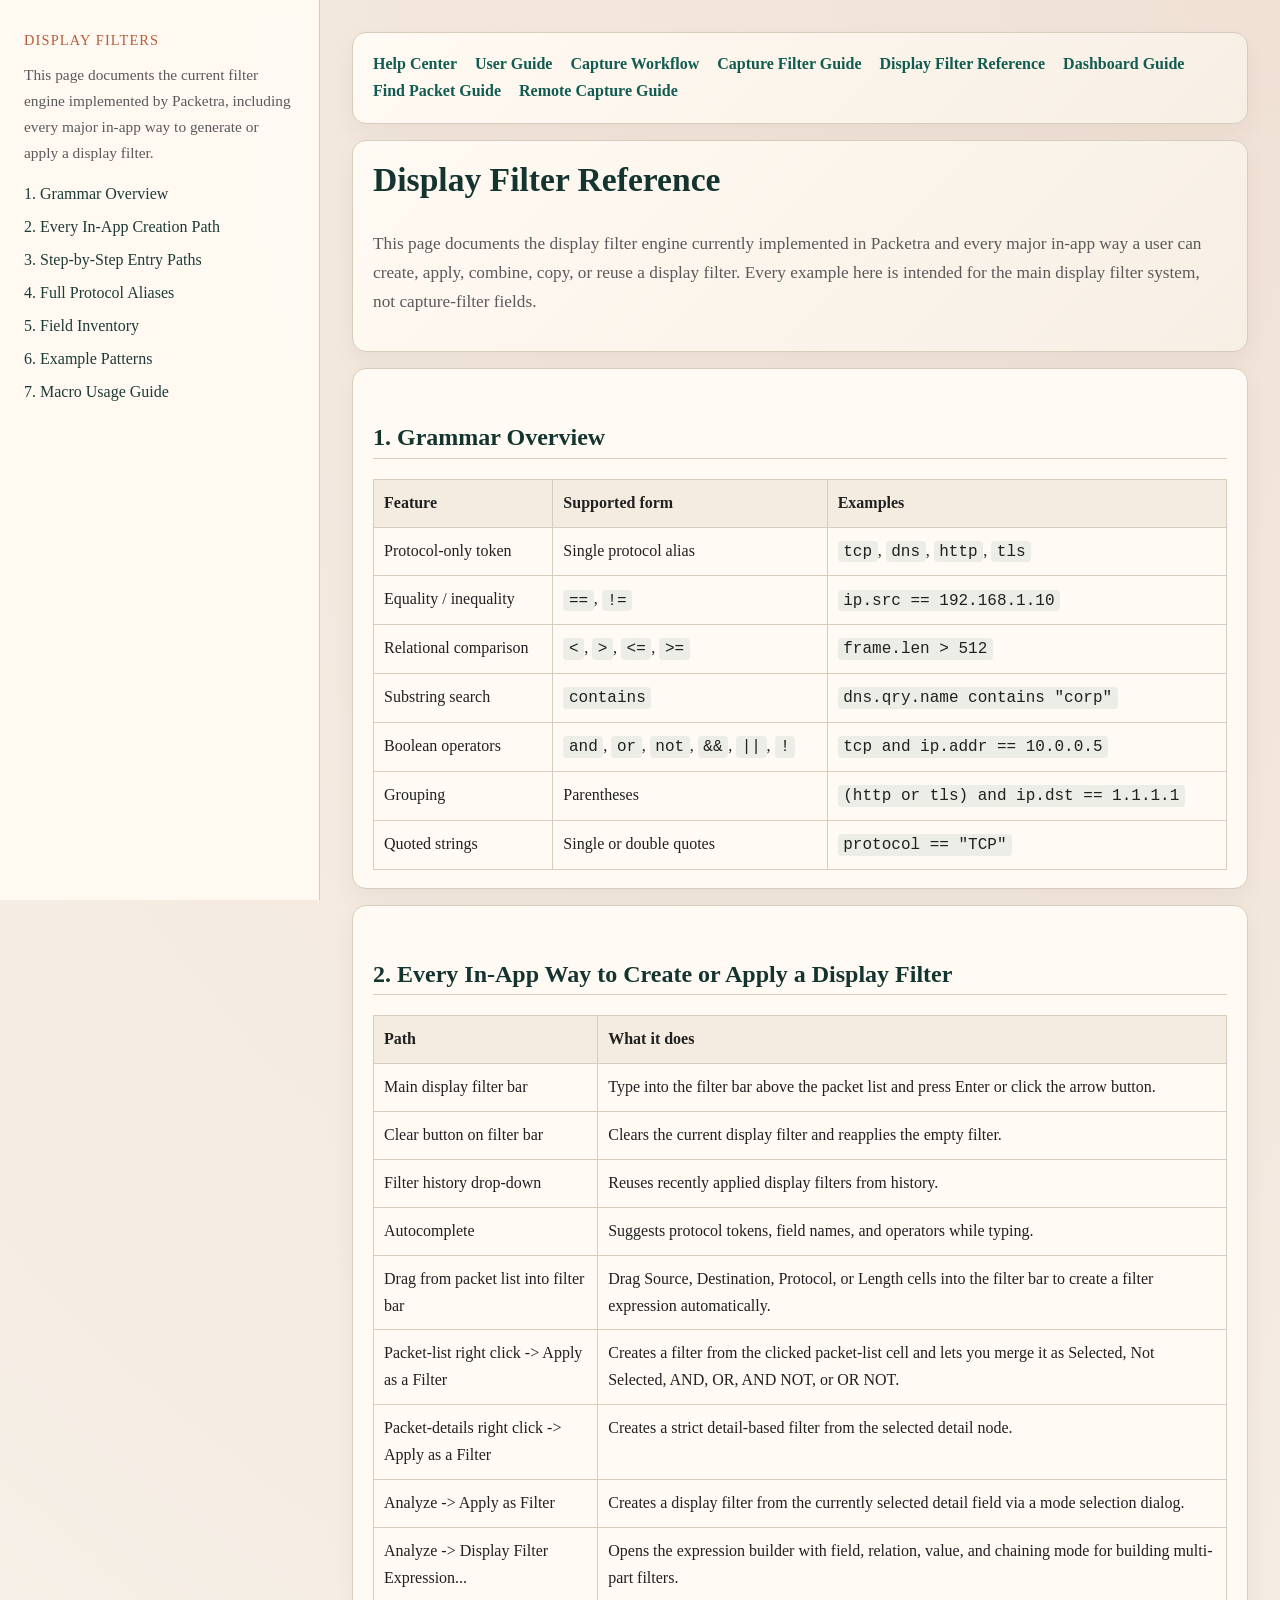
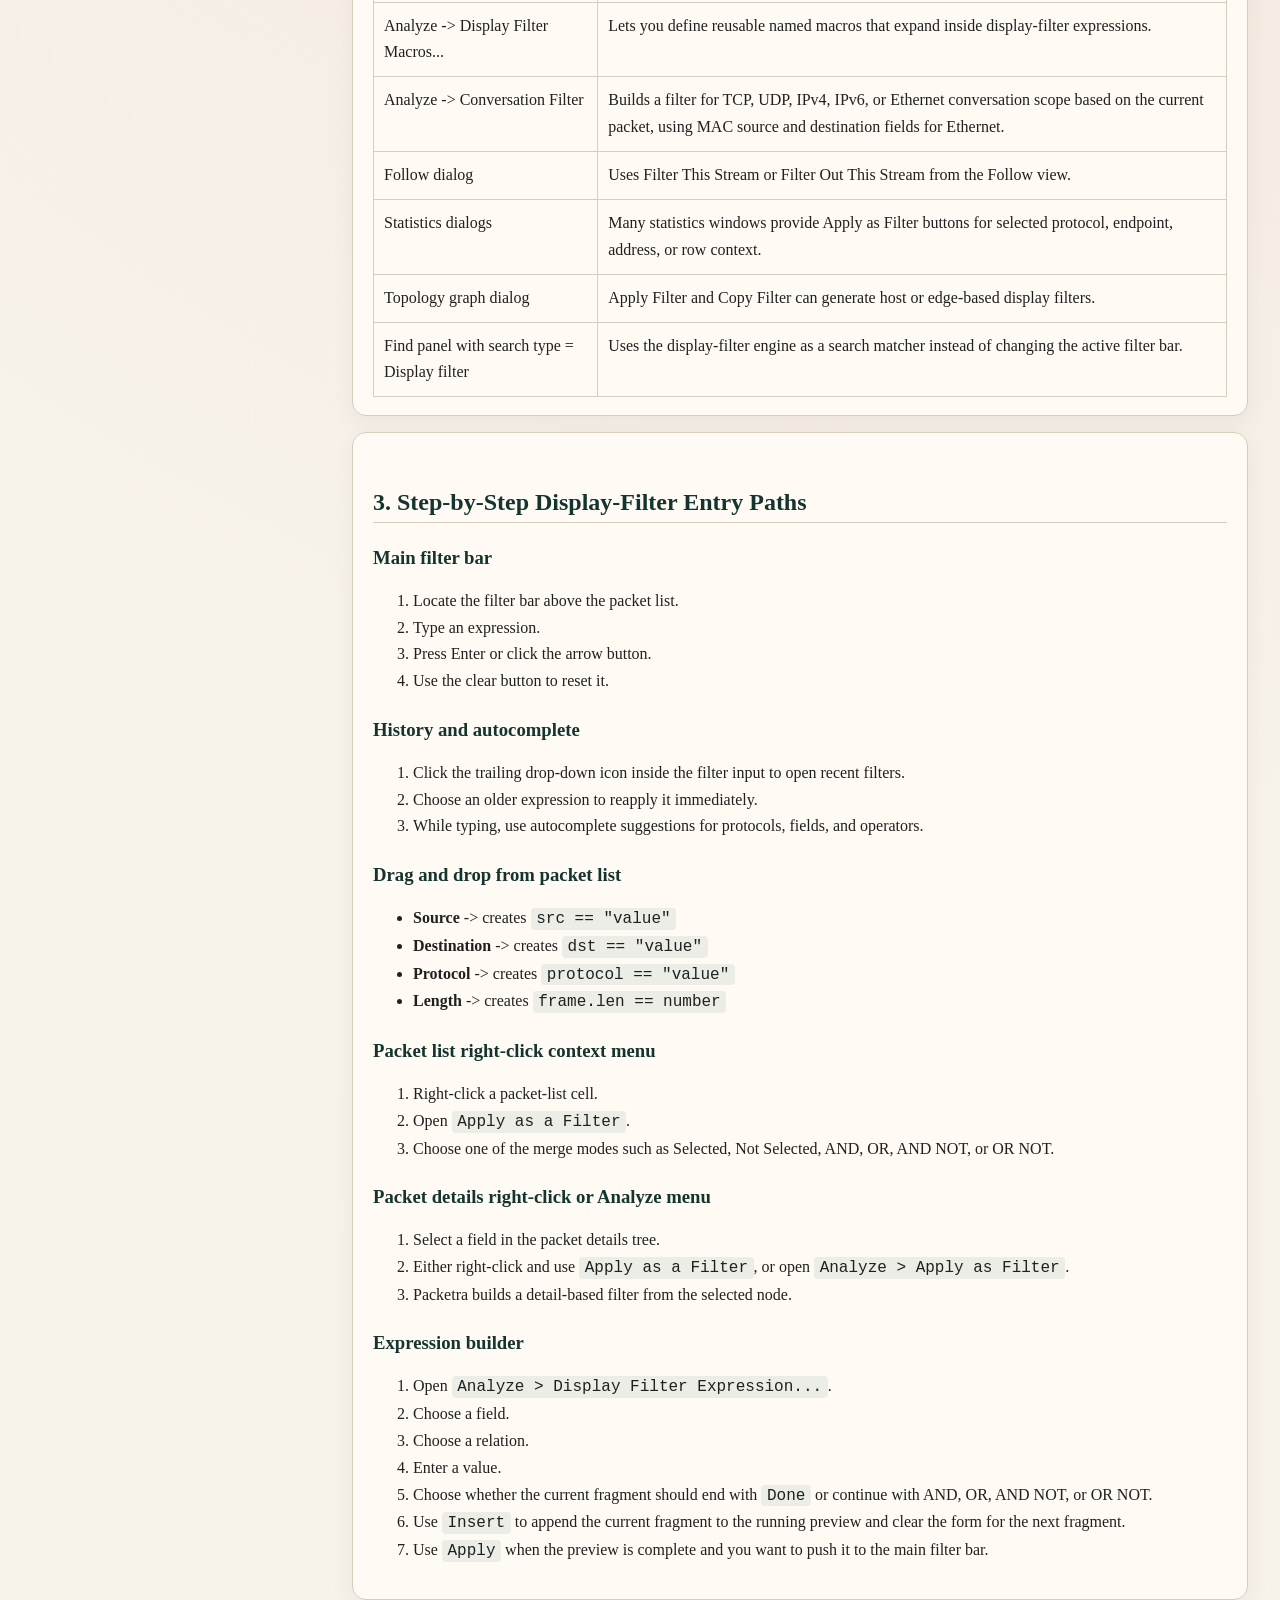
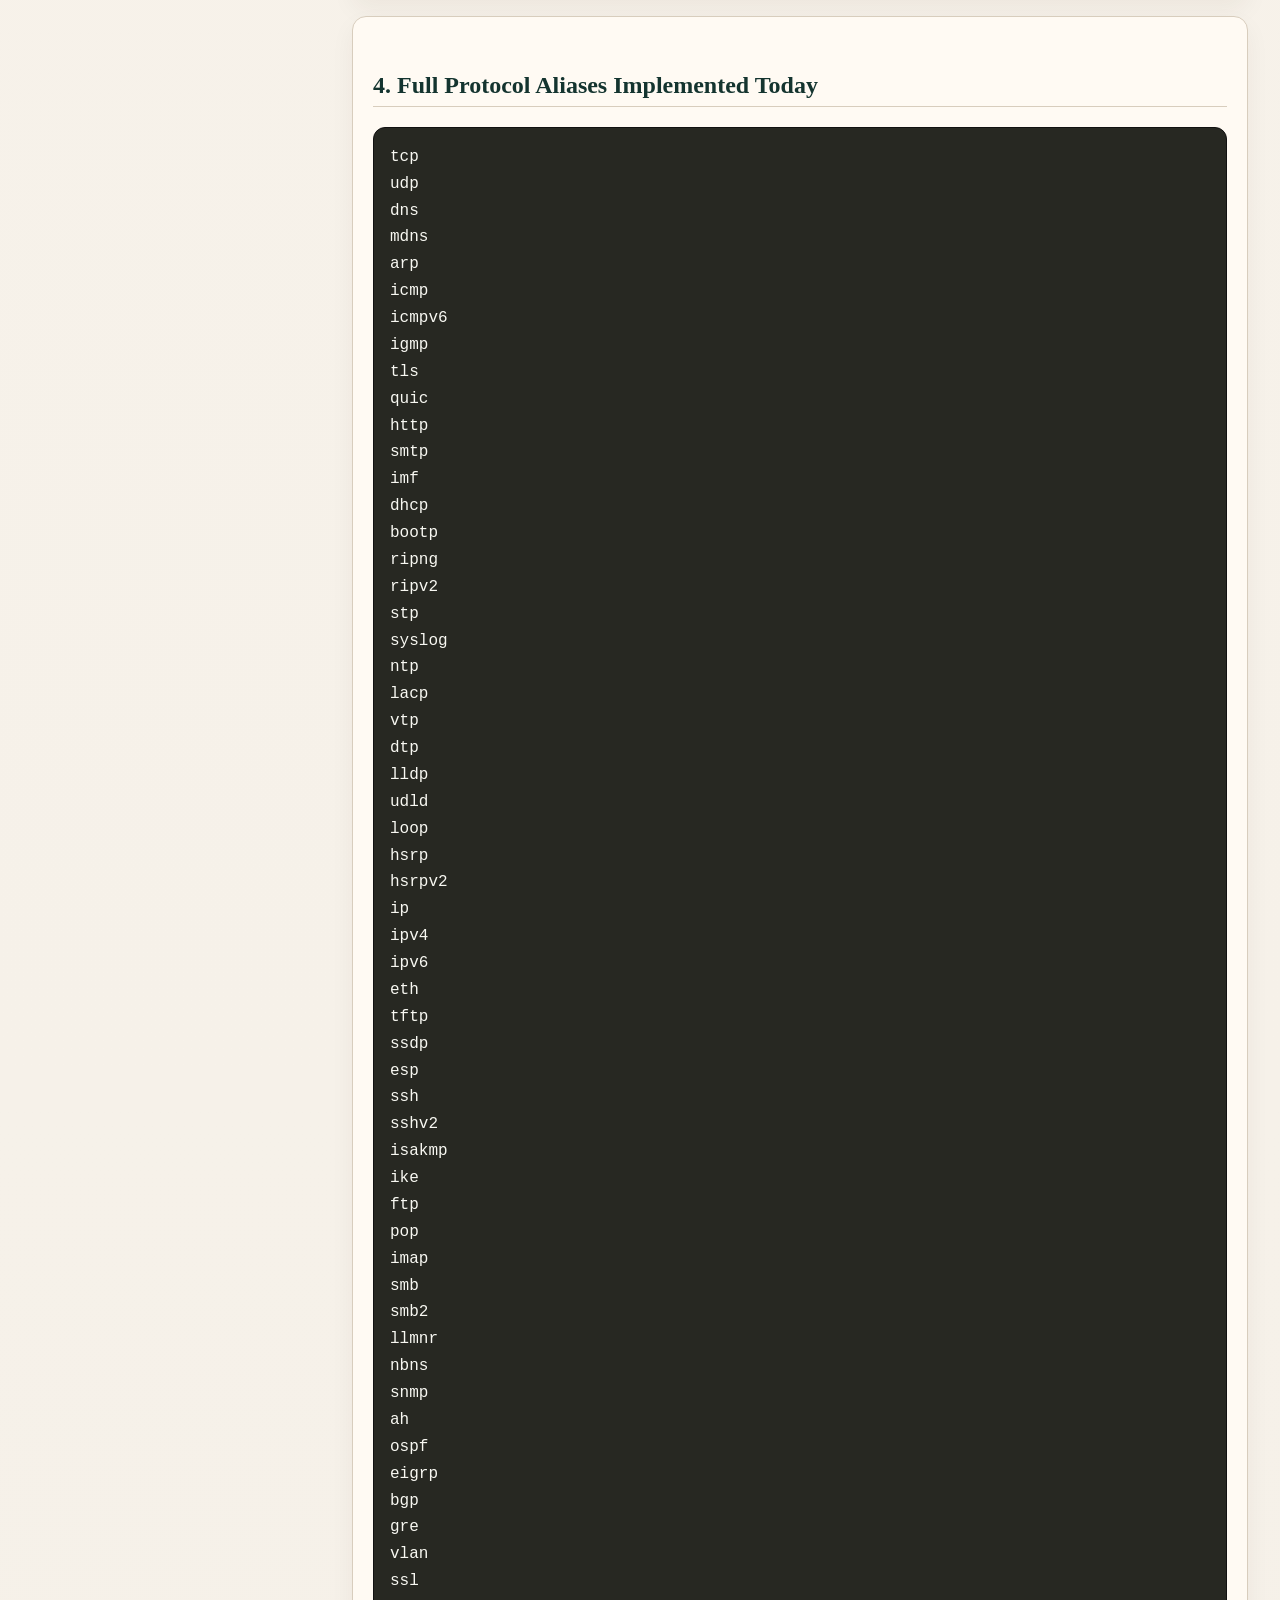
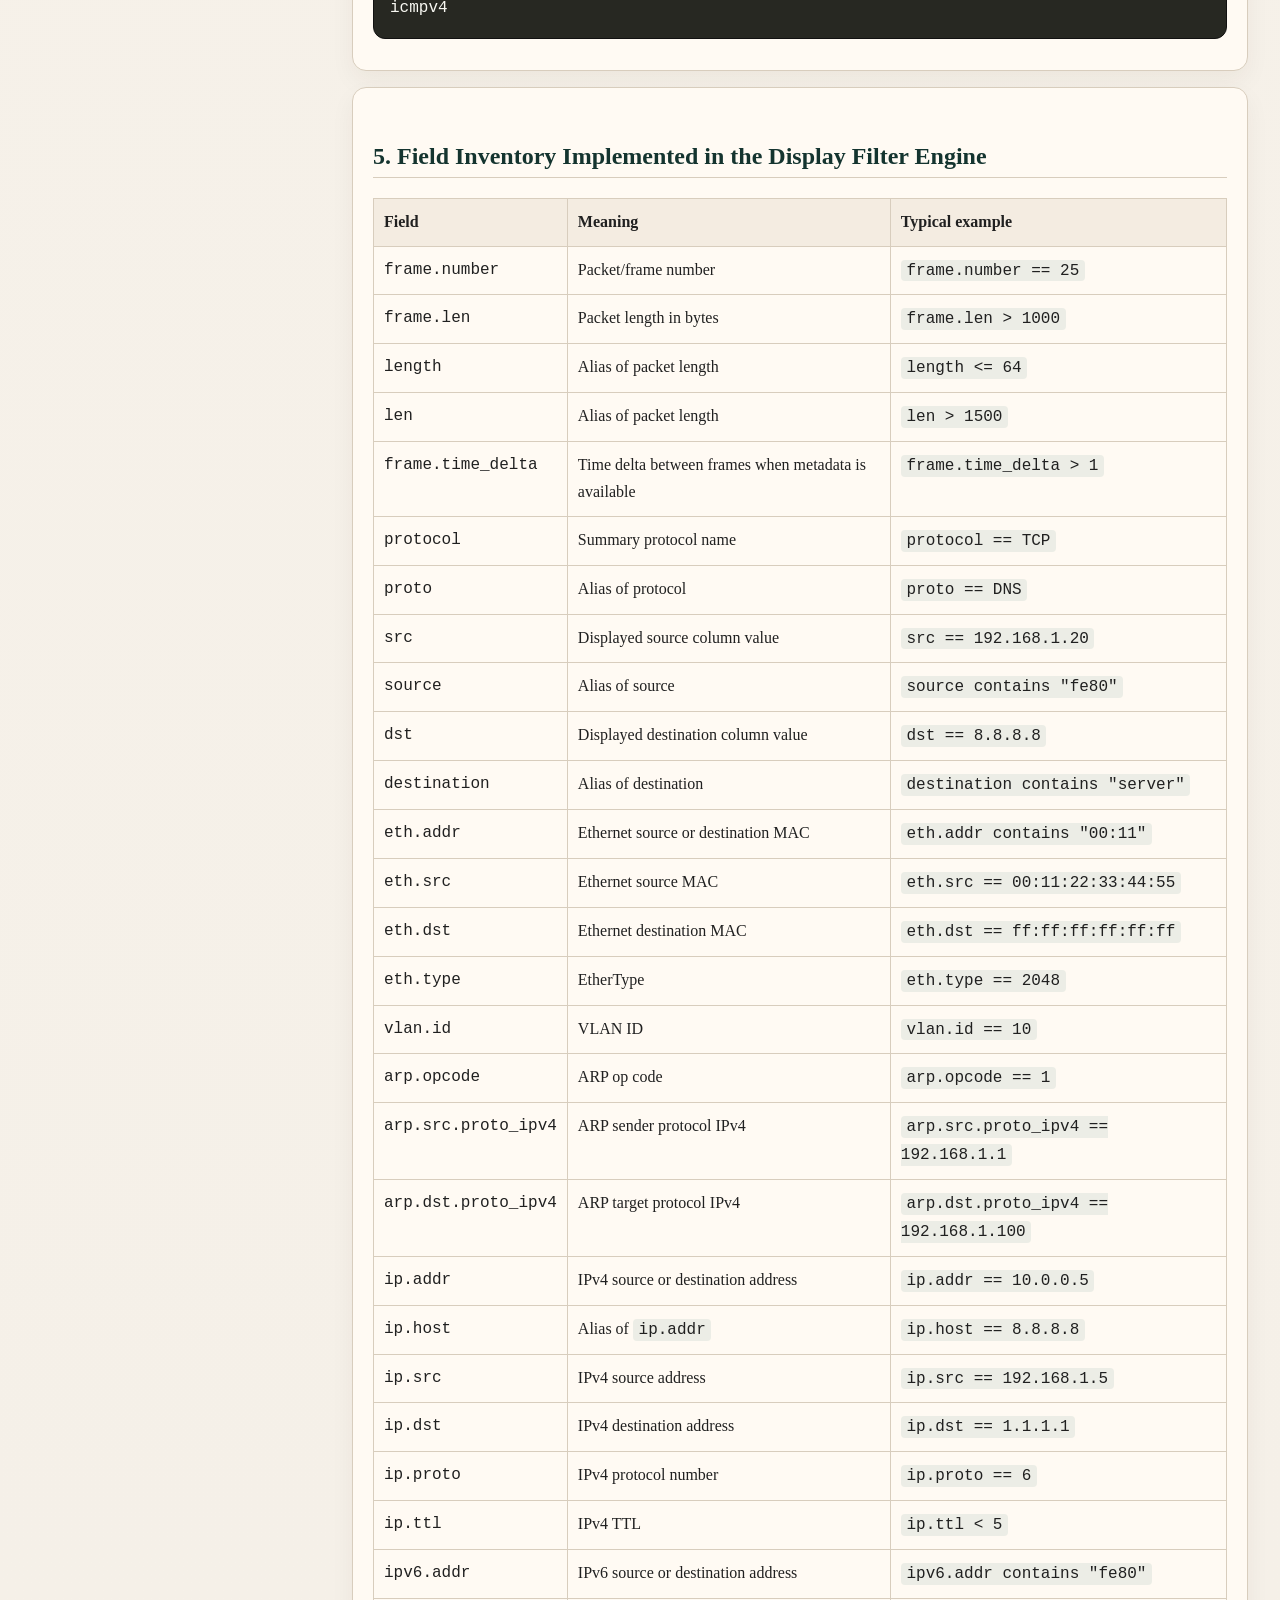
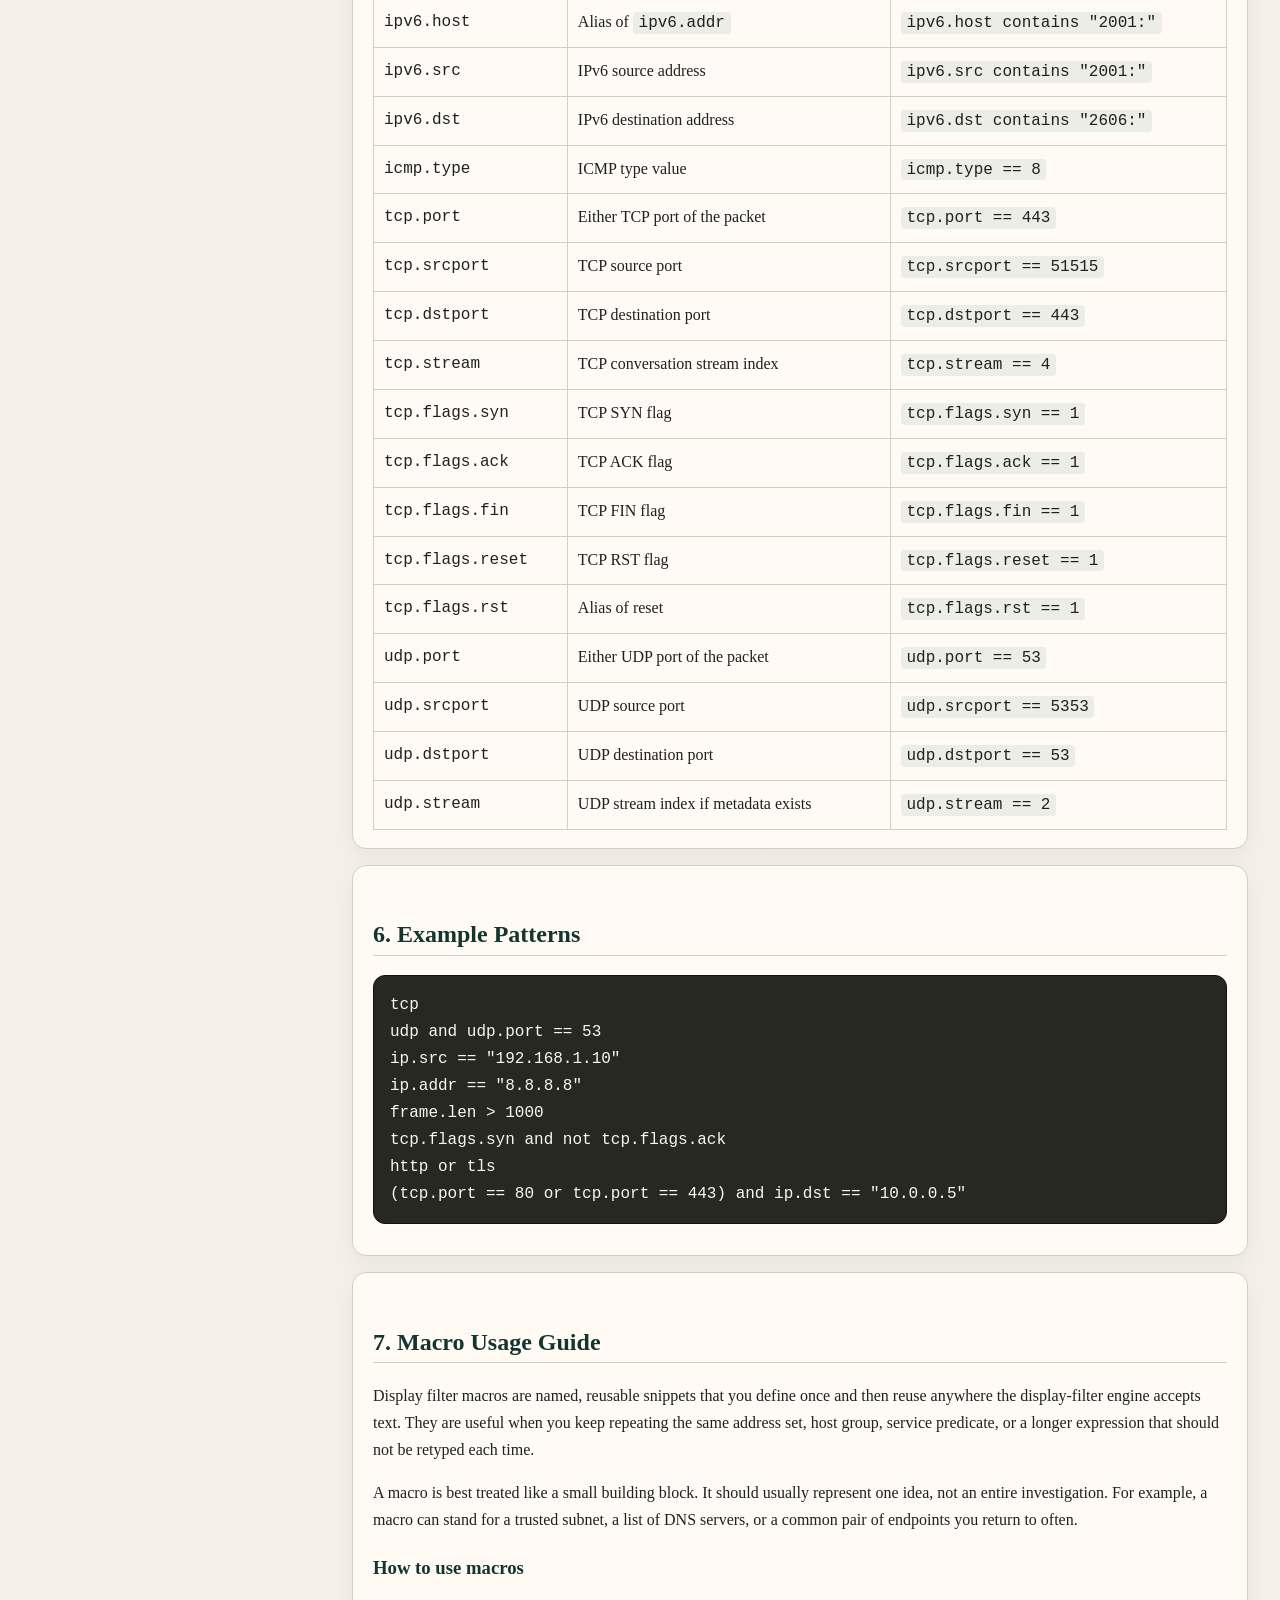
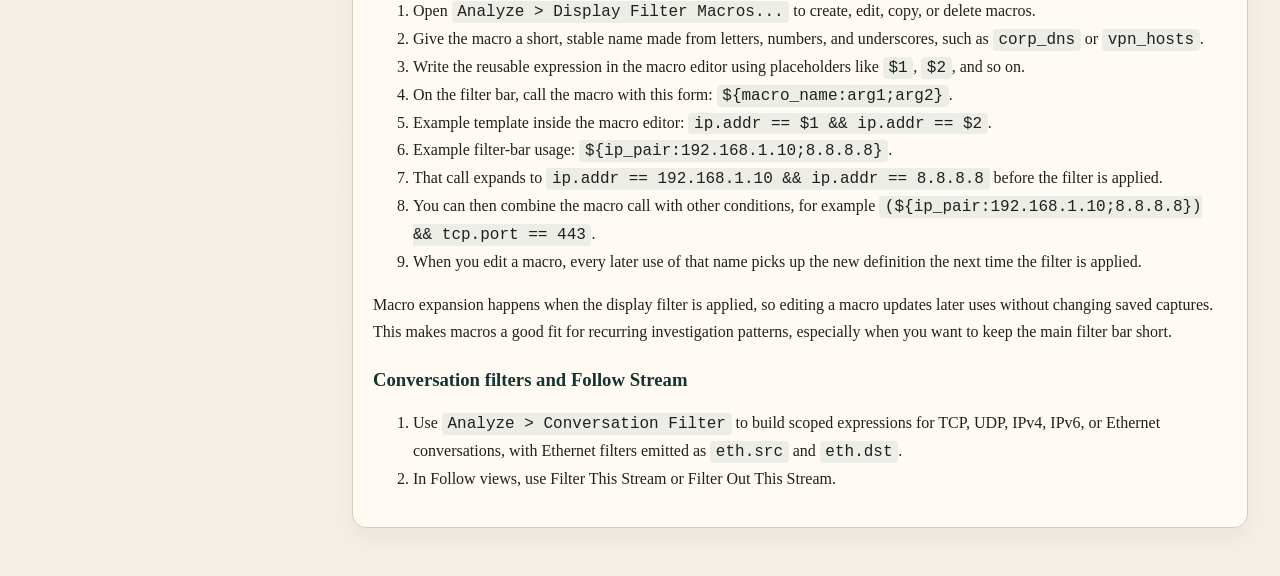
<file: help/filter_reference.html>
<!DOCTYPE html>
<html lang="en">
<head>
  <meta charset="utf-8">
  <meta name="viewport" content="width=device-width, initial-scale=1">
  <title>Packetra Display Filter Reference</title>
  <link rel="stylesheet" href="help-theme.css">
</head>
<body>
  <div class="layout">
    <aside class="sidebar">
      <div class="toc-title">Display Filters</div>
      <p class="toc-note">This page documents the current filter engine implemented by Packetra, including every major in-app way to generate or apply a display filter.</p>
      <ul class="toc">
        <li><a href="#overview">1. Grammar Overview</a></li>
        <li><a href="#entry-points">2. Every In-App Creation Path</a></li>
        <li><a href="#paths">3. Step-by-Step Entry Paths</a></li>
        <li><a href="#protocols">4. Full Protocol Aliases</a></li>
        <li><a href="#fields">5. Field Inventory</a></li>
        <li><a href="#examples">6. Example Patterns</a></li>
        <li><a href="#macros">7. Macro Usage Guide</a></li>
      </ul>
    </aside>
    <main class="content">
      <div class="nav">
        <a href="index.html">Help Center</a>
        <a href="user_guide.html">User Guide</a>
        <a href="capture_workflow.html">Capture Workflow</a>
        <a href="capture_filter_guide.html">Capture Filter Guide</a>
        <a href="filter_reference.html">Display Filter Reference</a>
        <a href="dashboard_guide.html">Dashboard Guide</a>
        <a href="find_guide.html">Find Packet Guide</a>
        <a href="agent_guide.html">Remote Capture Guide</a>
      </div>
      <section class="card hero" id="overview">
        <h1>Display Filter Reference</h1>
        <p class="lead">This page documents the display filter engine currently implemented in Packetra and every major in-app way a user can create, apply, combine, copy, or reuse a display filter. Every example here is intended for the main display filter system, not capture-filter fields.</p>
      </section>

      <section class="card">
        <h2>1. Grammar Overview</h2>
        <table>
          <tr><th>Feature</th><th>Supported form</th><th>Examples</th></tr>
          <tr><td>Protocol-only token</td><td>Single protocol alias</td><td><code>tcp</code>, <code>dns</code>, <code>http</code>, <code>tls</code></td></tr>
          <tr><td>Equality / inequality</td><td><code>==</code>, <code>!=</code></td><td><code>ip.src == 192.168.1.10</code></td></tr>
          <tr><td>Relational comparison</td><td><code>&lt;</code>, <code>&gt;</code>, <code>&lt;=</code>, <code>&gt;=</code></td><td><code>frame.len &gt; 512</code></td></tr>
          <tr><td>Substring search</td><td><code>contains</code></td><td><code>dns.qry.name contains "corp"</code></td></tr>
          <tr><td>Boolean operators</td><td><code>and</code>, <code>or</code>, <code>not</code>, <code>&amp;&amp;</code>, <code>||</code>, <code>!</code></td><td><code>tcp and ip.addr == 10.0.0.5</code></td></tr>
          <tr><td>Grouping</td><td>Parentheses</td><td><code>(http or tls) and ip.dst == 1.1.1.1</code></td></tr>
          <tr><td>Quoted strings</td><td>Single or double quotes</td><td><code>protocol == "TCP"</code></td></tr>
        </table>
      </section>

      <section class="card" id="entry-points">
        <h2>2. Every In-App Way to Create or Apply a Display Filter</h2>
        <table>
          <tr><th>Path</th><th>What it does</th></tr>
          <tr><td>Main display filter bar</td><td>Type into the filter bar above the packet list and press Enter or click the arrow button.</td></tr>
          <tr><td>Clear button on filter bar</td><td>Clears the current display filter and reapplies the empty filter.</td></tr>
          <tr><td>Filter history drop-down</td><td>Reuses recently applied display filters from history.</td></tr>
          <tr><td>Autocomplete</td><td>Suggests protocol tokens, field names, and operators while typing.</td></tr>
          <tr><td>Drag from packet list into filter bar</td><td>Drag Source, Destination, Protocol, or Length cells into the filter bar to create a filter expression automatically.</td></tr>
          <tr><td>Packet-list right click -> Apply as a Filter</td><td>Creates a filter from the clicked packet-list cell and lets you merge it as Selected, Not Selected, AND, OR, AND NOT, or OR NOT.</td></tr>
          <tr><td>Packet-details right click -> Apply as a Filter</td><td>Creates a strict detail-based filter from the selected detail node.</td></tr>
          <tr><td>Analyze -> Apply as Filter</td><td>Creates a display filter from the currently selected detail field via a mode selection dialog.</td></tr>
          <tr><td>Analyze -> Display Filter Expression...</td><td>Opens the expression builder with field, relation, value, and chaining mode for building multi-part filters.</td></tr>
          <tr><td>Analyze -> Display Filter Macros...</td><td>Lets you define reusable named macros that expand inside display-filter expressions.</td></tr>
          <tr><td>Analyze -> Conversation Filter</td><td>Builds a filter for TCP, UDP, IPv4, IPv6, or Ethernet conversation scope based on the current packet, using MAC source and destination fields for Ethernet.</td></tr>
          <tr><td>Follow dialog</td><td>Uses Filter This Stream or Filter Out This Stream from the Follow view.</td></tr>
          <tr><td>Statistics dialogs</td><td>Many statistics windows provide Apply as Filter buttons for selected protocol, endpoint, address, or row context.</td></tr>
          <tr><td>Topology graph dialog</td><td>Apply Filter and Copy Filter can generate host or edge-based display filters.</td></tr>
          <tr><td>Find panel with search type = Display filter</td><td>Uses the display-filter engine as a search matcher instead of changing the active filter bar.</td></tr>
        </table>
      </section>

      <section class="card" id="paths">
        <h2>3. Step-by-Step Display-Filter Entry Paths</h2>
        <h3>Main filter bar</h3>
        <ol>
          <li>Locate the filter bar above the packet list.</li>
          <li>Type an expression.</li>
          <li>Press Enter or click the arrow button.</li>
          <li>Use the clear button to reset it.</li>
        </ol>

        <h3>History and autocomplete</h3>
        <ol>
          <li>Click the trailing drop-down icon inside the filter input to open recent filters.</li>
          <li>Choose an older expression to reapply it immediately.</li>
          <li>While typing, use autocomplete suggestions for protocols, fields, and operators.</li>
        </ol>

        <h3>Drag and drop from packet list</h3>
        <ul>
          <li><b>Source</b> -> creates <code>src == "value"</code></li>
          <li><b>Destination</b> -> creates <code>dst == "value"</code></li>
          <li><b>Protocol</b> -> creates <code>protocol == "value"</code></li>
          <li><b>Length</b> -> creates <code>frame.len == number</code></li>
        </ul>

        <h3>Packet list right-click context menu</h3>
        <ol>
          <li>Right-click a packet-list cell.</li>
          <li>Open <code>Apply as a Filter</code>.</li>
          <li>Choose one of the merge modes such as Selected, Not Selected, AND, OR, AND NOT, or OR NOT.</li>
        </ol>

        <h3>Packet details right-click or Analyze menu</h3>
        <ol>
          <li>Select a field in the packet details tree.</li>
          <li>Either right-click and use <code>Apply as a Filter</code>, or open <code>Analyze &gt; Apply as Filter</code>.</li>
          <li>Packetra builds a detail-based filter from the selected node.</li>
        </ol>

        <h3>Expression builder</h3>
        <ol>
          <li>Open <code>Analyze &gt; Display Filter Expression...</code>.</li>
          <li>Choose a field.</li>
          <li>Choose a relation.</li>
          <li>Enter a value.</li>
          <li>Choose whether the current fragment should end with <code>Done</code> or continue with AND, OR, AND NOT, or OR NOT.</li>
          <li>Use <code>Insert</code> to append the current fragment to the running preview and clear the form for the next fragment.</li>
          <li>Use <code>Apply</code> when the preview is complete and you want to push it to the main filter bar.</li>
        </ol>

      </section>

      <section class="card" id="protocols">
        <h2>4. Full Protocol Aliases Implemented Today</h2>
        <pre><code>tcp
udp
dns
mdns
arp
icmp
icmpv6
igmp
tls
quic
http
smtp
imf
dhcp
bootp
ripng
ripv2
stp
syslog
ntp
lacp
vtp
dtp
lldp
udld
loop
hsrp
hsrpv2
ip
ipv4
ipv6
eth
tftp
ssdp
esp
ssh
sshv2
isakmp
ike
ftp
pop
imap
smb
smb2
llmnr
nbns
snmp
ah
ospf
eigrp
bgp
gre
vlan
ssl
icmpv4</code></pre>
      </section>

      <section class="card" id="fields">
        <h2>5. Field Inventory Implemented in the Display Filter Engine</h2>
        <table>
          <tr><th>Field</th><th>Meaning</th><th>Typical example</th></tr>
          <tr><td class="mono">frame.number</td><td>Packet/frame number</td><td><code>frame.number == 25</code></td></tr>
          <tr><td class="mono">frame.len</td><td>Packet length in bytes</td><td><code>frame.len &gt; 1000</code></td></tr>
          <tr><td class="mono">length</td><td>Alias of packet length</td><td><code>length &lt;= 64</code></td></tr>
          <tr><td class="mono">len</td><td>Alias of packet length</td><td><code>len &gt; 1500</code></td></tr>
          <tr><td class="mono">frame.time_delta</td><td>Time delta between frames when metadata is available</td><td><code>frame.time_delta &gt; 1</code></td></tr>
          <tr><td class="mono">protocol</td><td>Summary protocol name</td><td><code>protocol == TCP</code></td></tr>
          <tr><td class="mono">proto</td><td>Alias of protocol</td><td><code>proto == DNS</code></td></tr>
          <tr><td class="mono">src</td><td>Displayed source column value</td><td><code>src == 192.168.1.20</code></td></tr>
          <tr><td class="mono">source</td><td>Alias of source</td><td><code>source contains "fe80"</code></td></tr>
          <tr><td class="mono">dst</td><td>Displayed destination column value</td><td><code>dst == 8.8.8.8</code></td></tr>
          <tr><td class="mono">destination</td><td>Alias of destination</td><td><code>destination contains "server"</code></td></tr>
          <tr><td class="mono">eth.addr</td><td>Ethernet source or destination MAC</td><td><code>eth.addr contains "00:11"</code></td></tr>
          <tr><td class="mono">eth.src</td><td>Ethernet source MAC</td><td><code>eth.src == 00:11:22:33:44:55</code></td></tr>
          <tr><td class="mono">eth.dst</td><td>Ethernet destination MAC</td><td><code>eth.dst == ff:ff:ff:ff:ff:ff</code></td></tr>
          <tr><td class="mono">eth.type</td><td>EtherType</td><td><code>eth.type == 2048</code></td></tr>
          <tr><td class="mono">vlan.id</td><td>VLAN ID</td><td><code>vlan.id == 10</code></td></tr>
          <tr><td class="mono">arp.opcode</td><td>ARP op code</td><td><code>arp.opcode == 1</code></td></tr>
          <tr><td class="mono">arp.src.proto_ipv4</td><td>ARP sender protocol IPv4</td><td><code>arp.src.proto_ipv4 == 192.168.1.1</code></td></tr>
          <tr><td class="mono">arp.dst.proto_ipv4</td><td>ARP target protocol IPv4</td><td><code>arp.dst.proto_ipv4 == 192.168.1.100</code></td></tr>
          <tr><td class="mono">ip.addr</td><td>IPv4 source or destination address</td><td><code>ip.addr == 10.0.0.5</code></td></tr>
          <tr><td class="mono">ip.host</td><td>Alias of <code>ip.addr</code></td><td><code>ip.host == 8.8.8.8</code></td></tr>
          <tr><td class="mono">ip.src</td><td>IPv4 source address</td><td><code>ip.src == 192.168.1.5</code></td></tr>
          <tr><td class="mono">ip.dst</td><td>IPv4 destination address</td><td><code>ip.dst == 1.1.1.1</code></td></tr>
          <tr><td class="mono">ip.proto</td><td>IPv4 protocol number</td><td><code>ip.proto == 6</code></td></tr>
          <tr><td class="mono">ip.ttl</td><td>IPv4 TTL</td><td><code>ip.ttl &lt; 5</code></td></tr>
          <tr><td class="mono">ipv6.addr</td><td>IPv6 source or destination address</td><td><code>ipv6.addr contains "fe80"</code></td></tr>
          <tr><td class="mono">ipv6.host</td><td>Alias of <code>ipv6.addr</code></td><td><code>ipv6.host contains "2001:"</code></td></tr>
          <tr><td class="mono">ipv6.src</td><td>IPv6 source address</td><td><code>ipv6.src contains "2001:"</code></td></tr>
          <tr><td class="mono">ipv6.dst</td><td>IPv6 destination address</td><td><code>ipv6.dst contains "2606:"</code></td></tr>
          <tr><td class="mono">icmp.type</td><td>ICMP type value</td><td><code>icmp.type == 8</code></td></tr>
          <tr><td class="mono">tcp.port</td><td>Either TCP port of the packet</td><td><code>tcp.port == 443</code></td></tr>
          <tr><td class="mono">tcp.srcport</td><td>TCP source port</td><td><code>tcp.srcport == 51515</code></td></tr>
          <tr><td class="mono">tcp.dstport</td><td>TCP destination port</td><td><code>tcp.dstport == 443</code></td></tr>
          <tr><td class="mono">tcp.stream</td><td>TCP conversation stream index</td><td><code>tcp.stream == 4</code></td></tr>
          <tr><td class="mono">tcp.flags.syn</td><td>TCP SYN flag</td><td><code>tcp.flags.syn == 1</code></td></tr>
          <tr><td class="mono">tcp.flags.ack</td><td>TCP ACK flag</td><td><code>tcp.flags.ack == 1</code></td></tr>
          <tr><td class="mono">tcp.flags.fin</td><td>TCP FIN flag</td><td><code>tcp.flags.fin == 1</code></td></tr>
          <tr><td class="mono">tcp.flags.reset</td><td>TCP RST flag</td><td><code>tcp.flags.reset == 1</code></td></tr>
          <tr><td class="mono">tcp.flags.rst</td><td>Alias of reset</td><td><code>tcp.flags.rst == 1</code></td></tr>
          <tr><td class="mono">udp.port</td><td>Either UDP port of the packet</td><td><code>udp.port == 53</code></td></tr>
          <tr><td class="mono">udp.srcport</td><td>UDP source port</td><td><code>udp.srcport == 5353</code></td></tr>
          <tr><td class="mono">udp.dstport</td><td>UDP destination port</td><td><code>udp.dstport == 53</code></td></tr>
          <tr><td class="mono">udp.stream</td><td>UDP stream index if metadata exists</td><td><code>udp.stream == 2</code></td></tr>
        </table>
      </section>

      <section class="card" id="examples">
        <h2>6. Example Patterns</h2>
        <pre><code>tcp
udp and udp.port == 53
ip.src == "192.168.1.10"
ip.addr == "8.8.8.8"
frame.len > 1000
tcp.flags.syn and not tcp.flags.ack
http or tls
(tcp.port == 80 or tcp.port == 443) and ip.dst == "10.0.0.5"</code></pre>
      </section>

      <section class="card" id="macros">
        <h2>7. Macro Usage Guide</h2>
        <p>Display filter macros are named, reusable snippets that you define once and then reuse anywhere the display-filter engine accepts text. They are useful when you keep repeating the same address set, host group, service predicate, or a longer expression that should not be retyped each time.</p>
        <p>A macro is best treated like a small building block. It should usually represent one idea, not an entire investigation. For example, a macro can stand for a trusted subnet, a list of DNS servers, or a common pair of endpoints you return to often.</p>
        <h3>How to use macros</h3>
        <ol>
          <li>Open <code>Analyze &gt; Display Filter Macros...</code> to create, edit, copy, or delete macros.</li>
          <li>Give the macro a short, stable name made from letters, numbers, and underscores, such as <code>corp_dns</code> or <code>vpn_hosts</code>.</li>
          <li>Write the reusable expression in the macro editor using placeholders like <code>$1</code>, <code>$2</code>, and so on.</li>
          <li>On the filter bar, call the macro with this form: <code>${macro_name:arg1;arg2}</code>.</li>
          <li>Example template inside the macro editor: <code>ip.addr == $1 && ip.addr == $2</code>.</li>
          <li>Example filter-bar usage: <code>${ip_pair:192.168.1.10;8.8.8.8}</code>.</li>
          <li>That call expands to <code>ip.addr == 192.168.1.10 && ip.addr == 8.8.8.8</code> before the filter is applied.</li>
          <li>You can then combine the macro call with other conditions, for example <code>(${ip_pair:192.168.1.10;8.8.8.8}) && tcp.port == 443</code>.</li>
          <li>When you edit a macro, every later use of that name picks up the new definition the next time the filter is applied.</li>
        </ol>
        <p>Macro expansion happens when the display filter is applied, so editing a macro updates later uses without changing saved captures. This makes macros a good fit for recurring investigation patterns, especially when you want to keep the main filter bar short.</p>
        <h3>Conversation filters and Follow Stream</h3>
        <ol>
          <li>Use <code>Analyze &gt; Conversation Filter</code> to build scoped expressions for TCP, UDP, IPv4, IPv6, or Ethernet conversations, with Ethernet filters emitted as <code>eth.src</code> and <code>eth.dst</code>.</li>
          <li>In Follow views, use Filter This Stream or Filter Out This Stream.</li>
        </ol>
      </section>
    </main>
  </div>
</body>
</html>
</file>
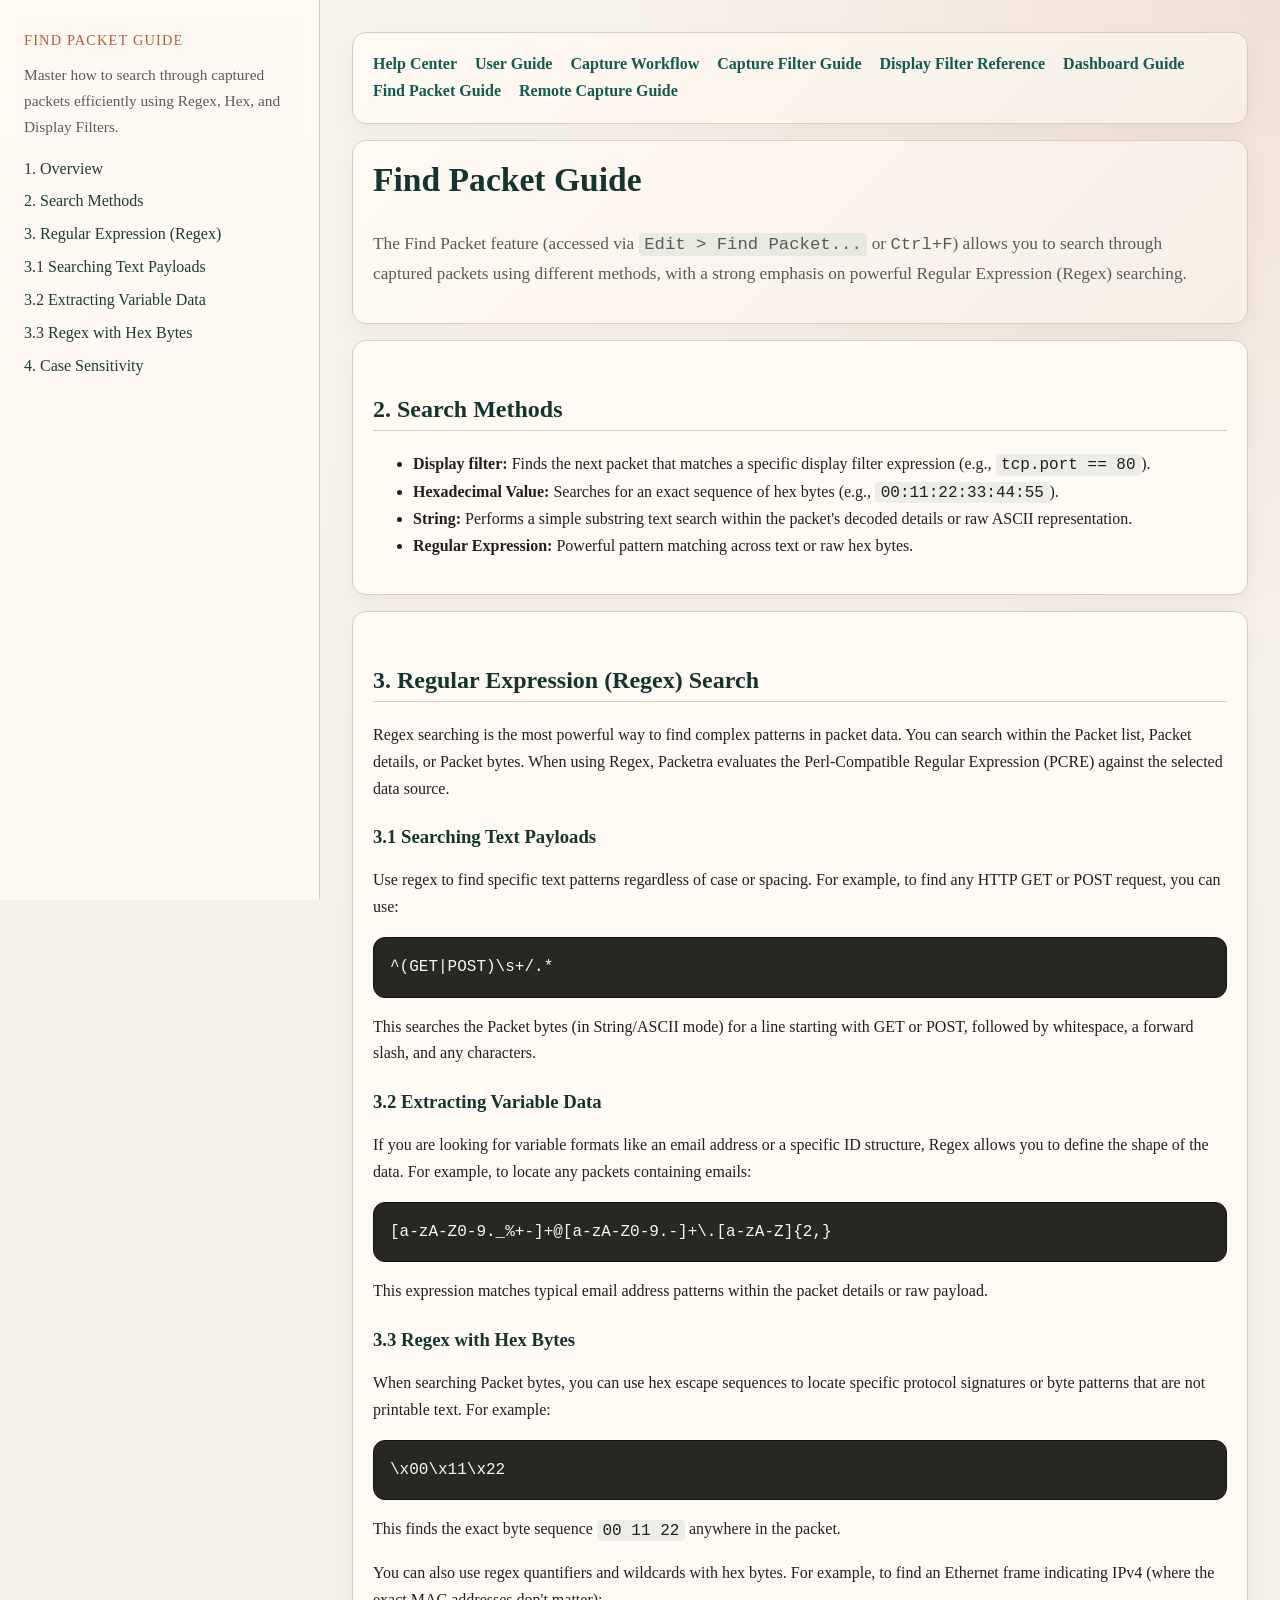
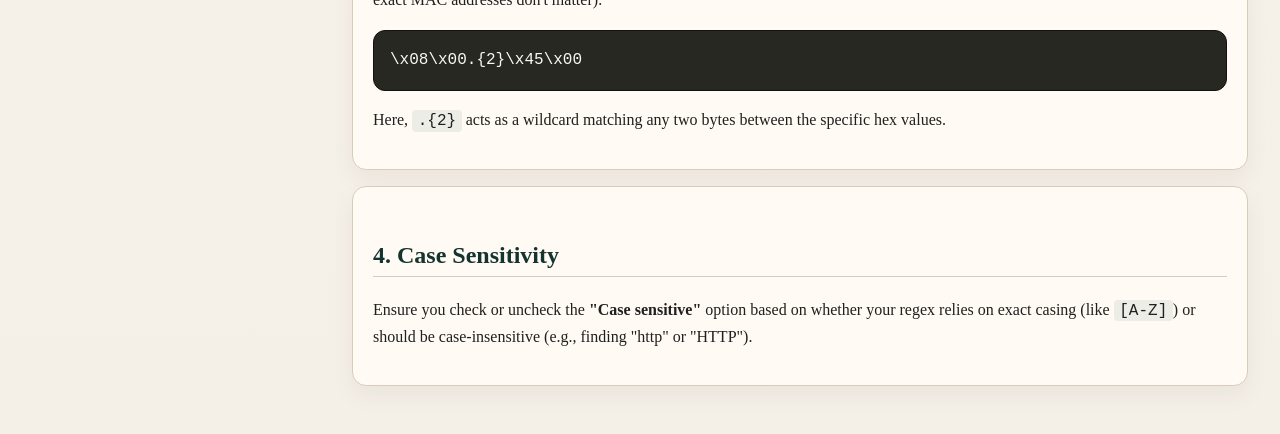
<file: help/find_guide.html>
<!DOCTYPE html>
<html lang="en">
<head>
  <meta charset="utf-8">
  <meta name="viewport" content="width=device-width, initial-scale=1">
  <title>Packetra Find Packet Guide</title>
  <link rel="stylesheet" href="help-theme.css">
</head>
<body>
  <div class="layout">
    <aside class="sidebar">
      <div class="toc-title">Find Packet Guide</div>
      <p class="toc-note">Master how to search through captured packets efficiently using Regex, Hex, and Display Filters.</p>
      <ul class="toc">
        <li><a href="#overview">1. Overview</a></li>
        <li><a href="#methods">2. Search Methods</a></li>
        <li><a href="#regex">3. Regular Expression (Regex)</a></li>
        <li><a href="#regex-text">3.1 Searching Text Payloads</a></li>
        <li><a href="#regex-data">3.2 Extracting Variable Data</a></li>
        <li><a href="#regex-hex">3.3 Regex with Hex Bytes</a></li>
        <li><a href="#case">4. Case Sensitivity</a></li>
      </ul>
    </aside>

    <main class="content">
      <div class="nav">
        <a href="index.html">Help Center</a>
        <a href="user_guide.html">User Guide</a>
        <a href="capture_workflow.html">Capture Workflow</a>
        <a href="capture_filter_guide.html">Capture Filter Guide</a>
        <a href="filter_reference.html">Display Filter Reference</a>
        <a href="dashboard_guide.html">Dashboard Guide</a>
        <a href="find_guide.html">Find Packet Guide</a>
        <a href="agent_guide.html">Remote Capture Guide</a>
      </div>

      <section class="card hero" id="overview">
        <h1>Find Packet Guide</h1>
        <p class="lead">The Find Packet feature (accessed via <code>Edit &gt; Find Packet...</code> or <kbd>Ctrl+F</kbd>) allows you to search through captured packets using different methods, with a strong emphasis on powerful Regular Expression (Regex) searching.</p>
      </section>

      <section class="card" id="methods">
        <h2>2. Search Methods</h2>
        <ul>
          <li><b>Display filter:</b> Finds the next packet that matches a specific display filter expression (e.g., <code>tcp.port == 80</code>).</li>
          <li><b>Hexadecimal Value:</b> Searches for an exact sequence of hex bytes (e.g., <code>00:11:22:33:44:55</code>).</li>
          <li><b>String:</b> Performs a simple substring text search within the packet's decoded details or raw ASCII representation.</li>
          <li><b>Regular Expression:</b> Powerful pattern matching across text or raw hex bytes.</li>
        </ul>
      </section>

      <section class="card" id="regex">
        <h2>3. Regular Expression (Regex) Search</h2>
        <p>Regex searching is the most powerful way to find complex patterns in packet data. You can search within the Packet list, Packet details, or Packet bytes. When using Regex, Packetra evaluates the Perl-Compatible Regular Expression (PCRE) against the selected data source.</p>

        <h3 id="regex-text">3.1 Searching Text Payloads</h3>
        <p>Use regex to find specific text patterns regardless of case or spacing. For example, to find any HTTP GET or POST request, you can use:</p>
        <pre><code>^(GET|POST)\s+/.*</code></pre>
        <p>This searches the Packet bytes (in String/ASCII mode) for a line starting with GET or POST, followed by whitespace, a forward slash, and any characters.</p>

        <h3 id="regex-data">3.2 Extracting Variable Data</h3>
        <p>If you are looking for variable formats like an email address or a specific ID structure, Regex allows you to define the shape of the data. For example, to locate any packets containing emails:</p>
        <pre><code>[a-zA-Z0-9._%+-]+@[a-zA-Z0-9.-]+\.[a-zA-Z]{2,}</code></pre>
        <p>This expression matches typical email address patterns within the packet details or raw payload.</p>

        <h3 id="regex-hex">3.3 Regex with Hex Bytes</h3>
        <p>When searching Packet bytes, you can use hex escape sequences to locate specific protocol signatures or byte patterns that are not printable text. For example:</p>
        <pre><code>\x00\x11\x22</code></pre>
        <p>This finds the exact byte sequence <code>00 11 22</code> anywhere in the packet.</p>
        <p>You can also use regex quantifiers and wildcards with hex bytes. For example, to find an Ethernet frame indicating IPv4 (where the exact MAC addresses don't matter):</p>
        <pre><code>\x08\x00.{2}\x45\x00</code></pre>
        <p>Here, <code>.{2}</code> acts as a wildcard matching any two bytes between the specific hex values.</p>
      </section>

      <section class="card" id="case">
        <h2>4. Case Sensitivity</h2>
        <p>Ensure you check or uncheck the <b>"Case sensitive"</b> option based on whether your regex relies on exact casing (like <code>[A-Z]</code>) or should be case-insensitive (e.g., finding "http" or "HTTP").</p>
      </section>
    </main>
  </div>
</body>
</html>
</file>
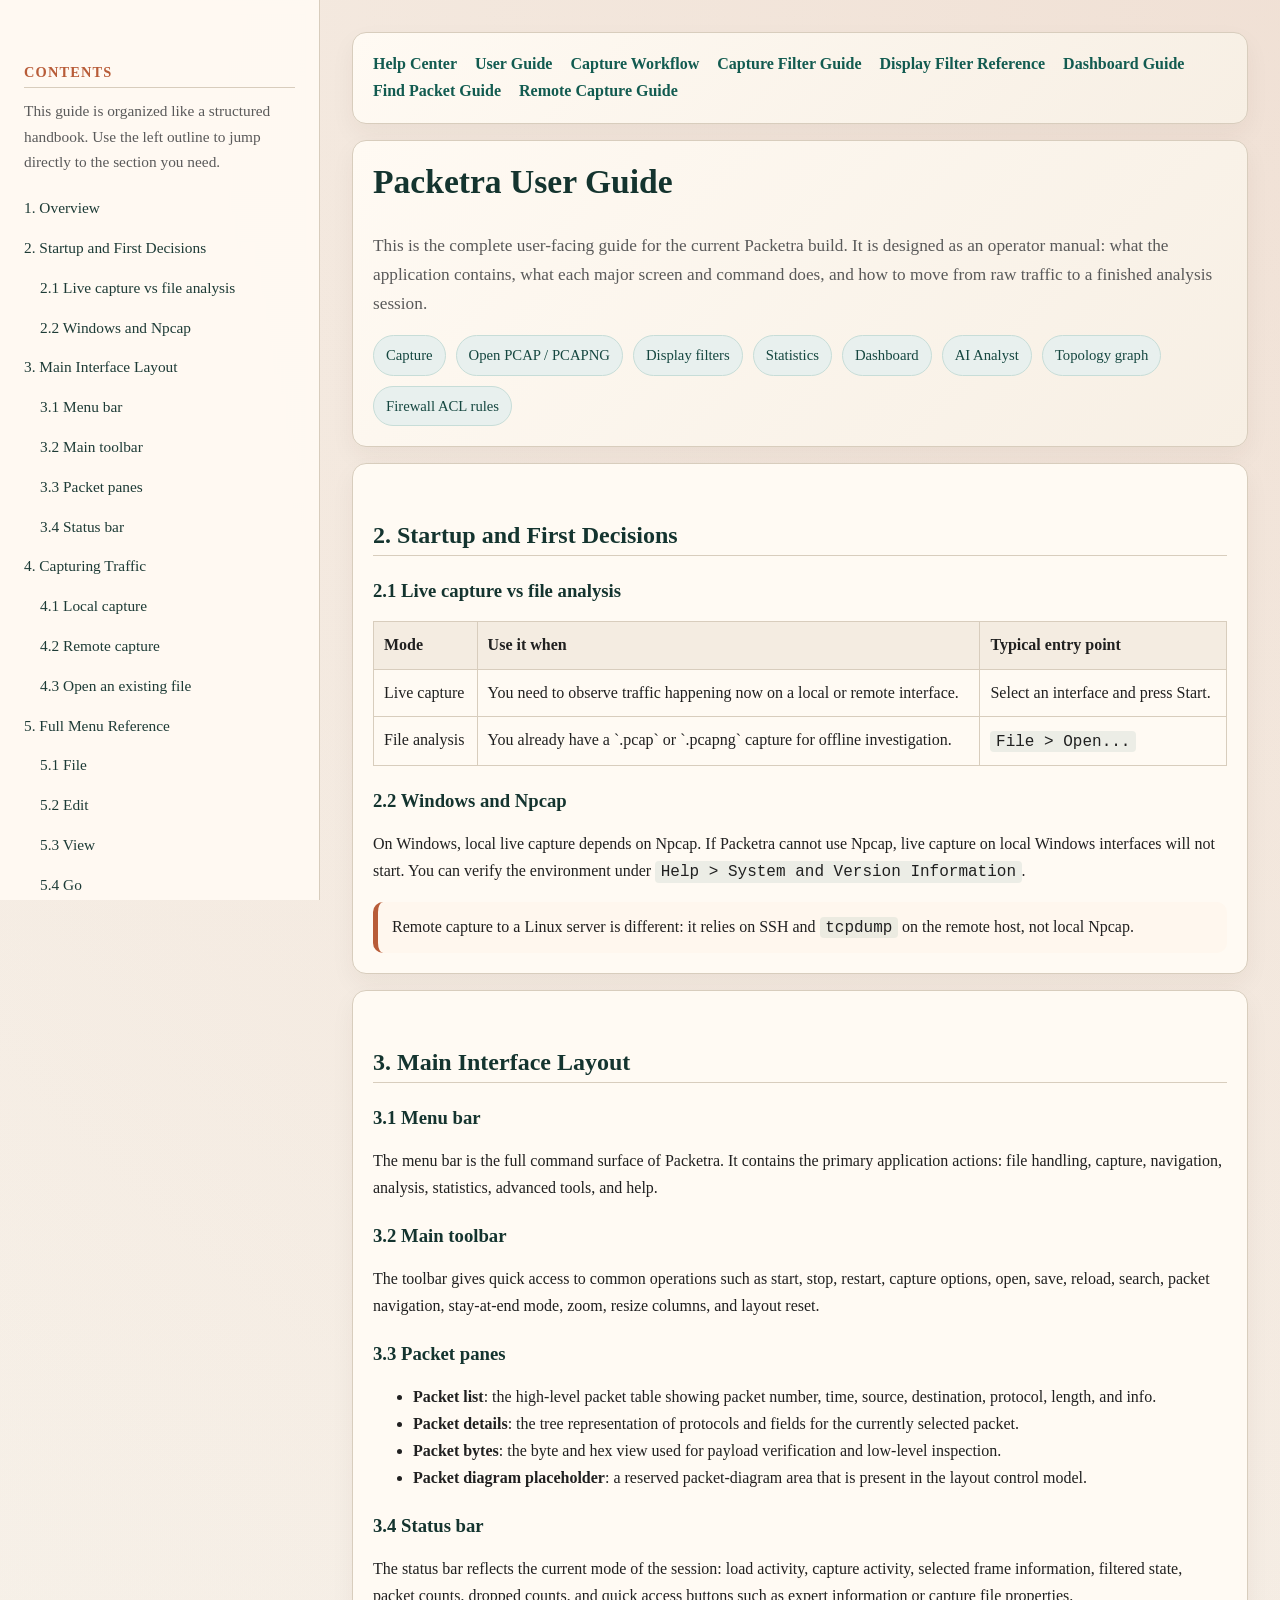
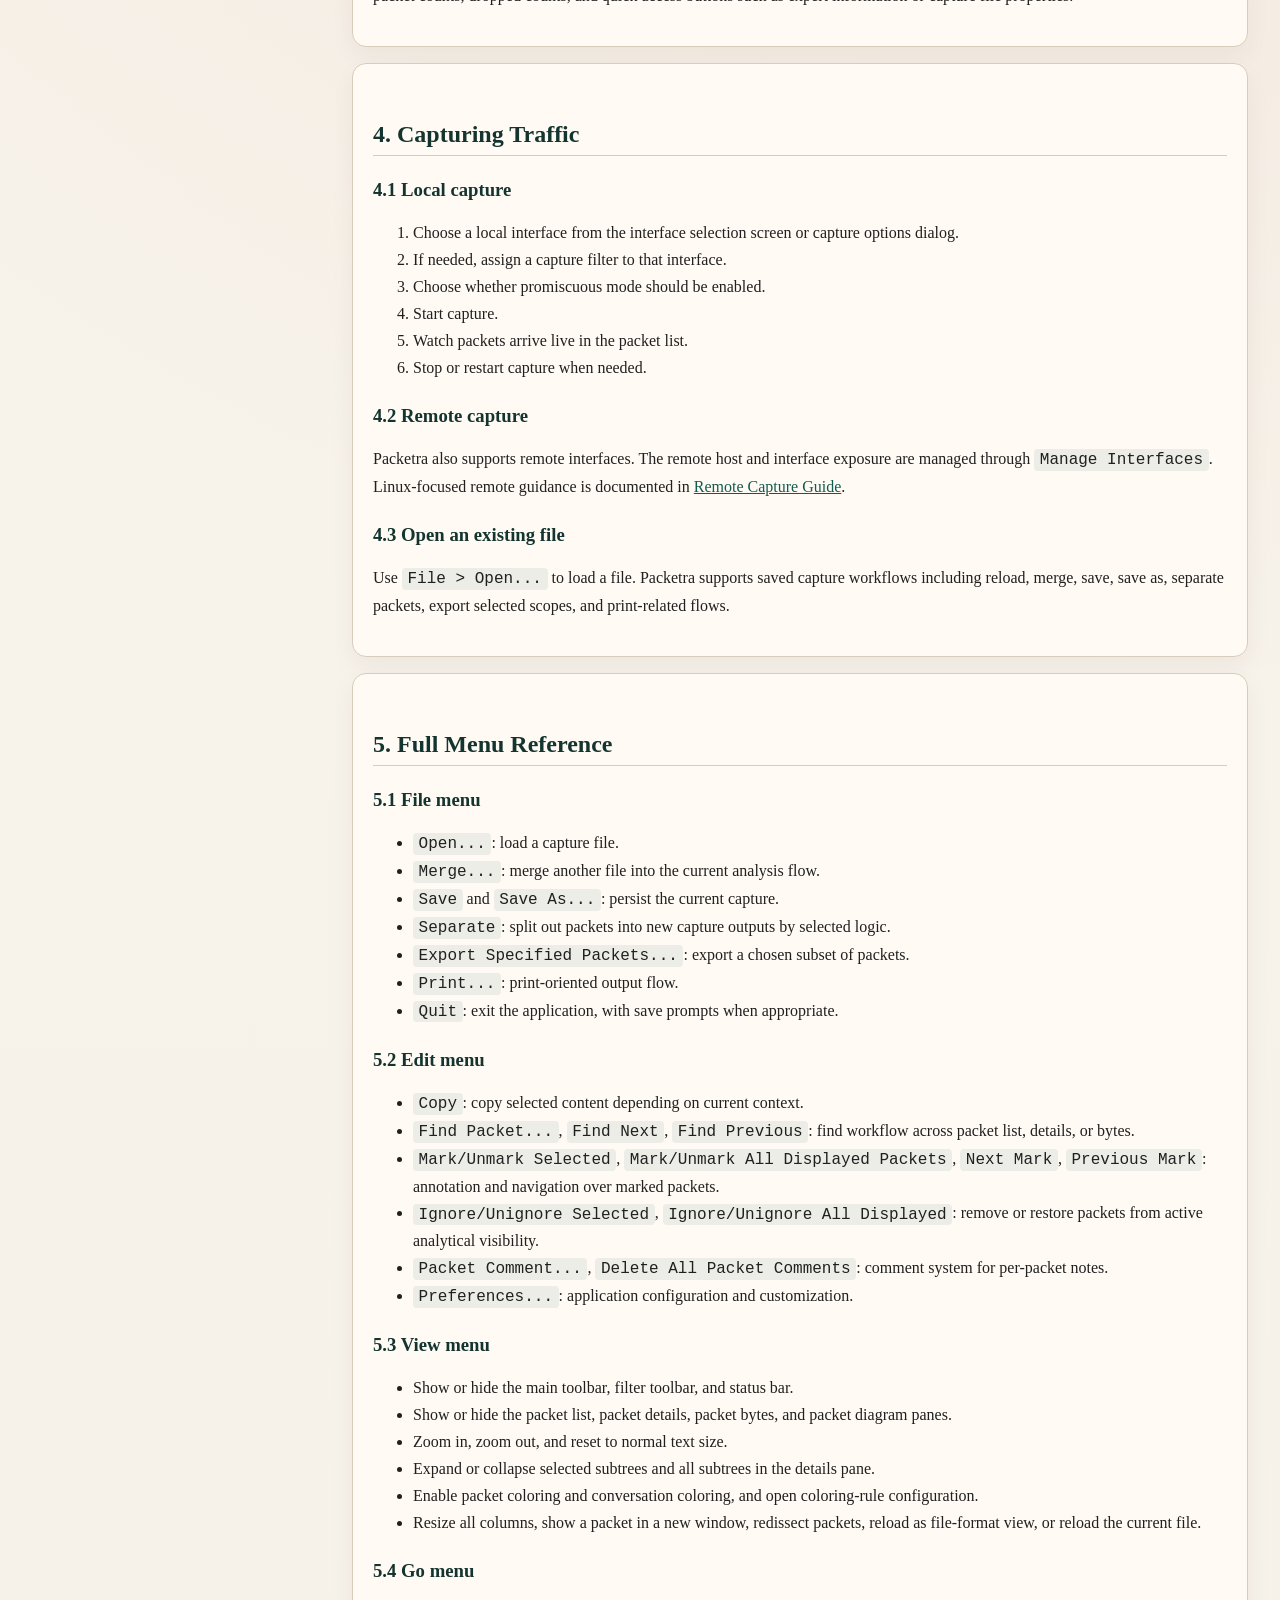
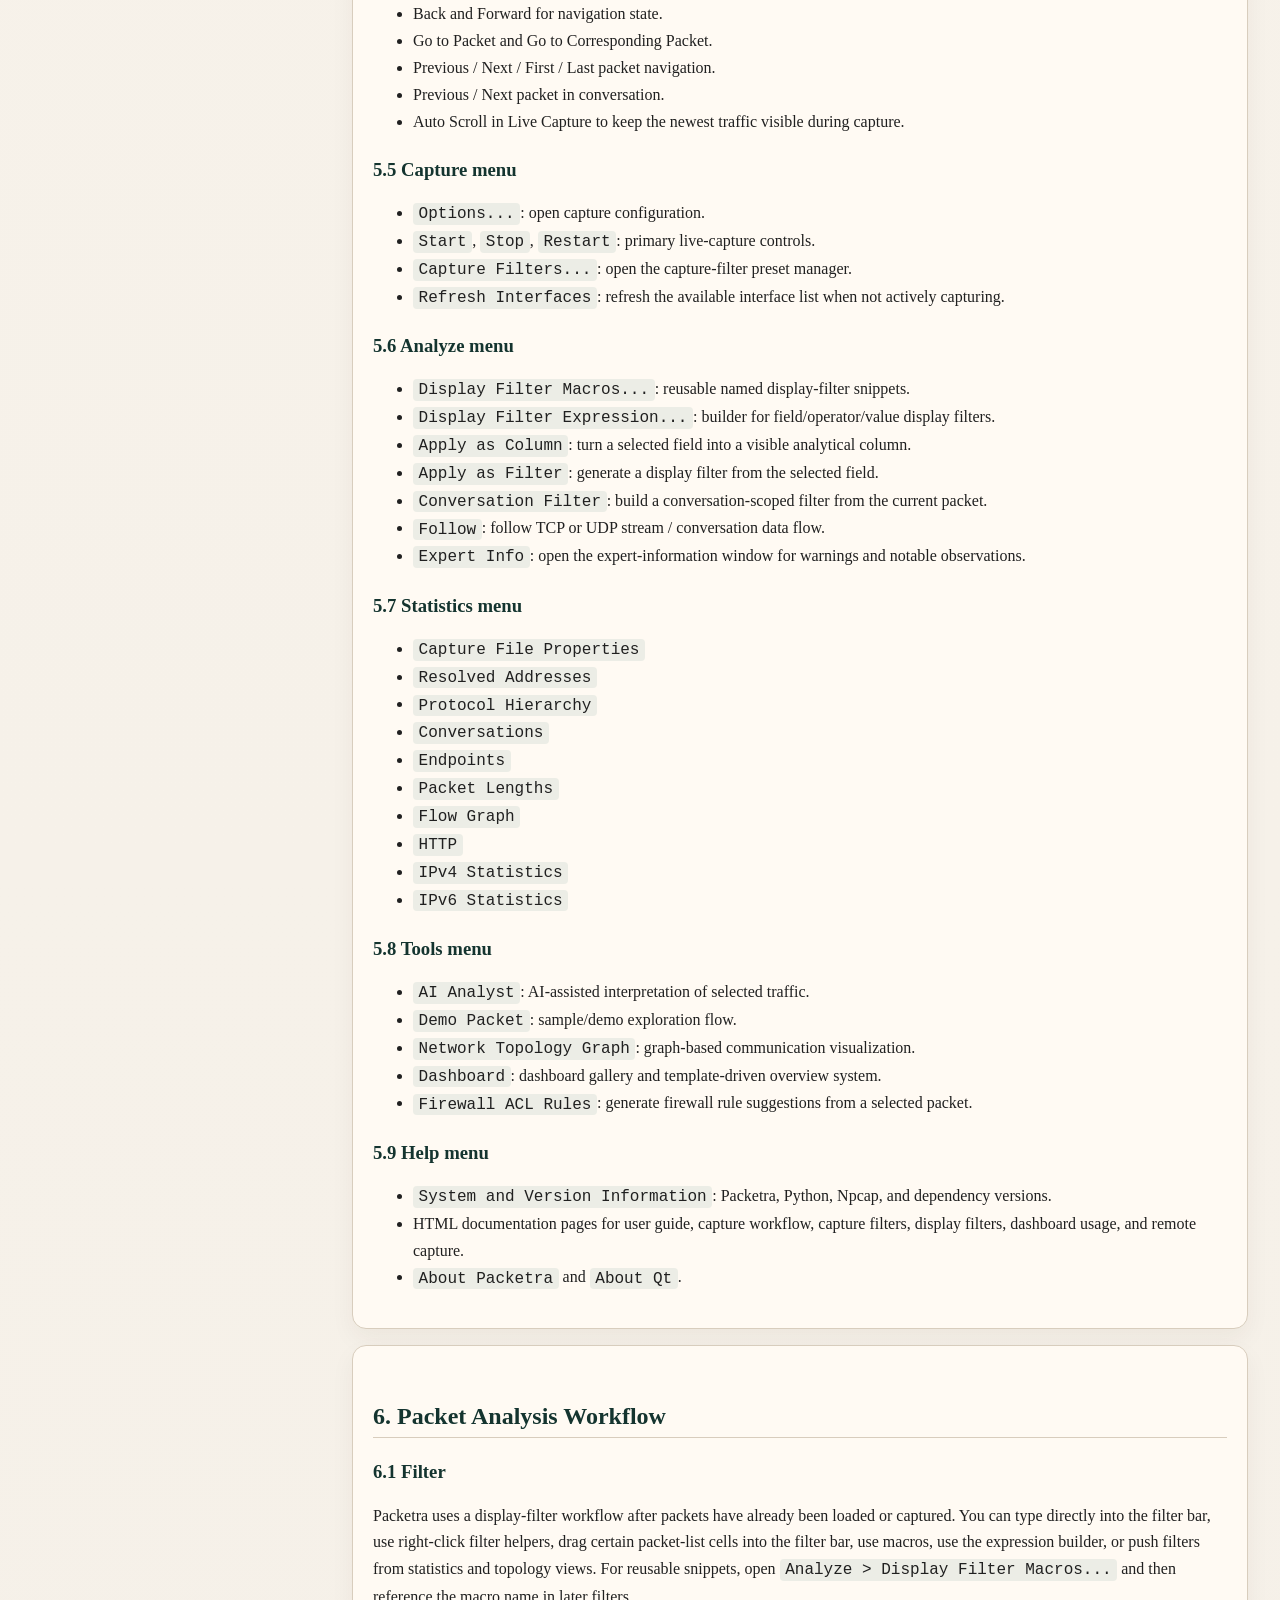
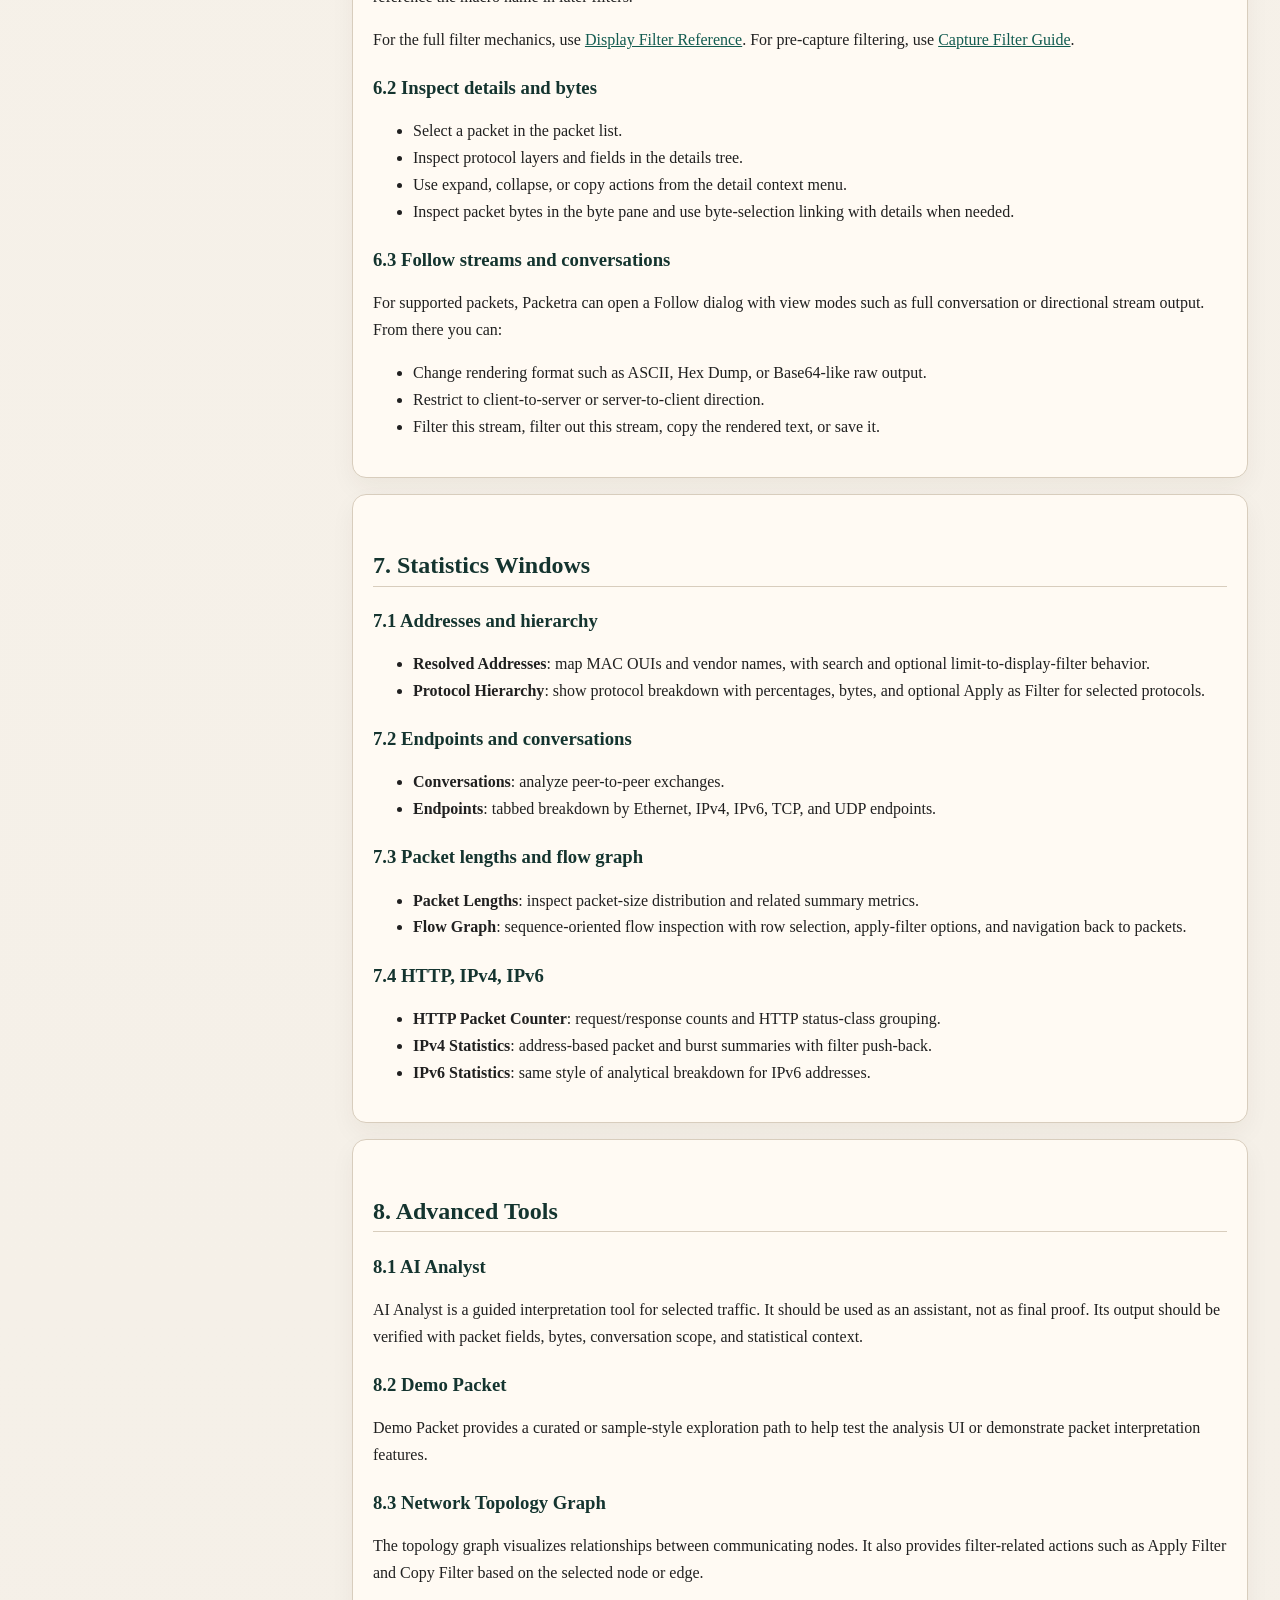
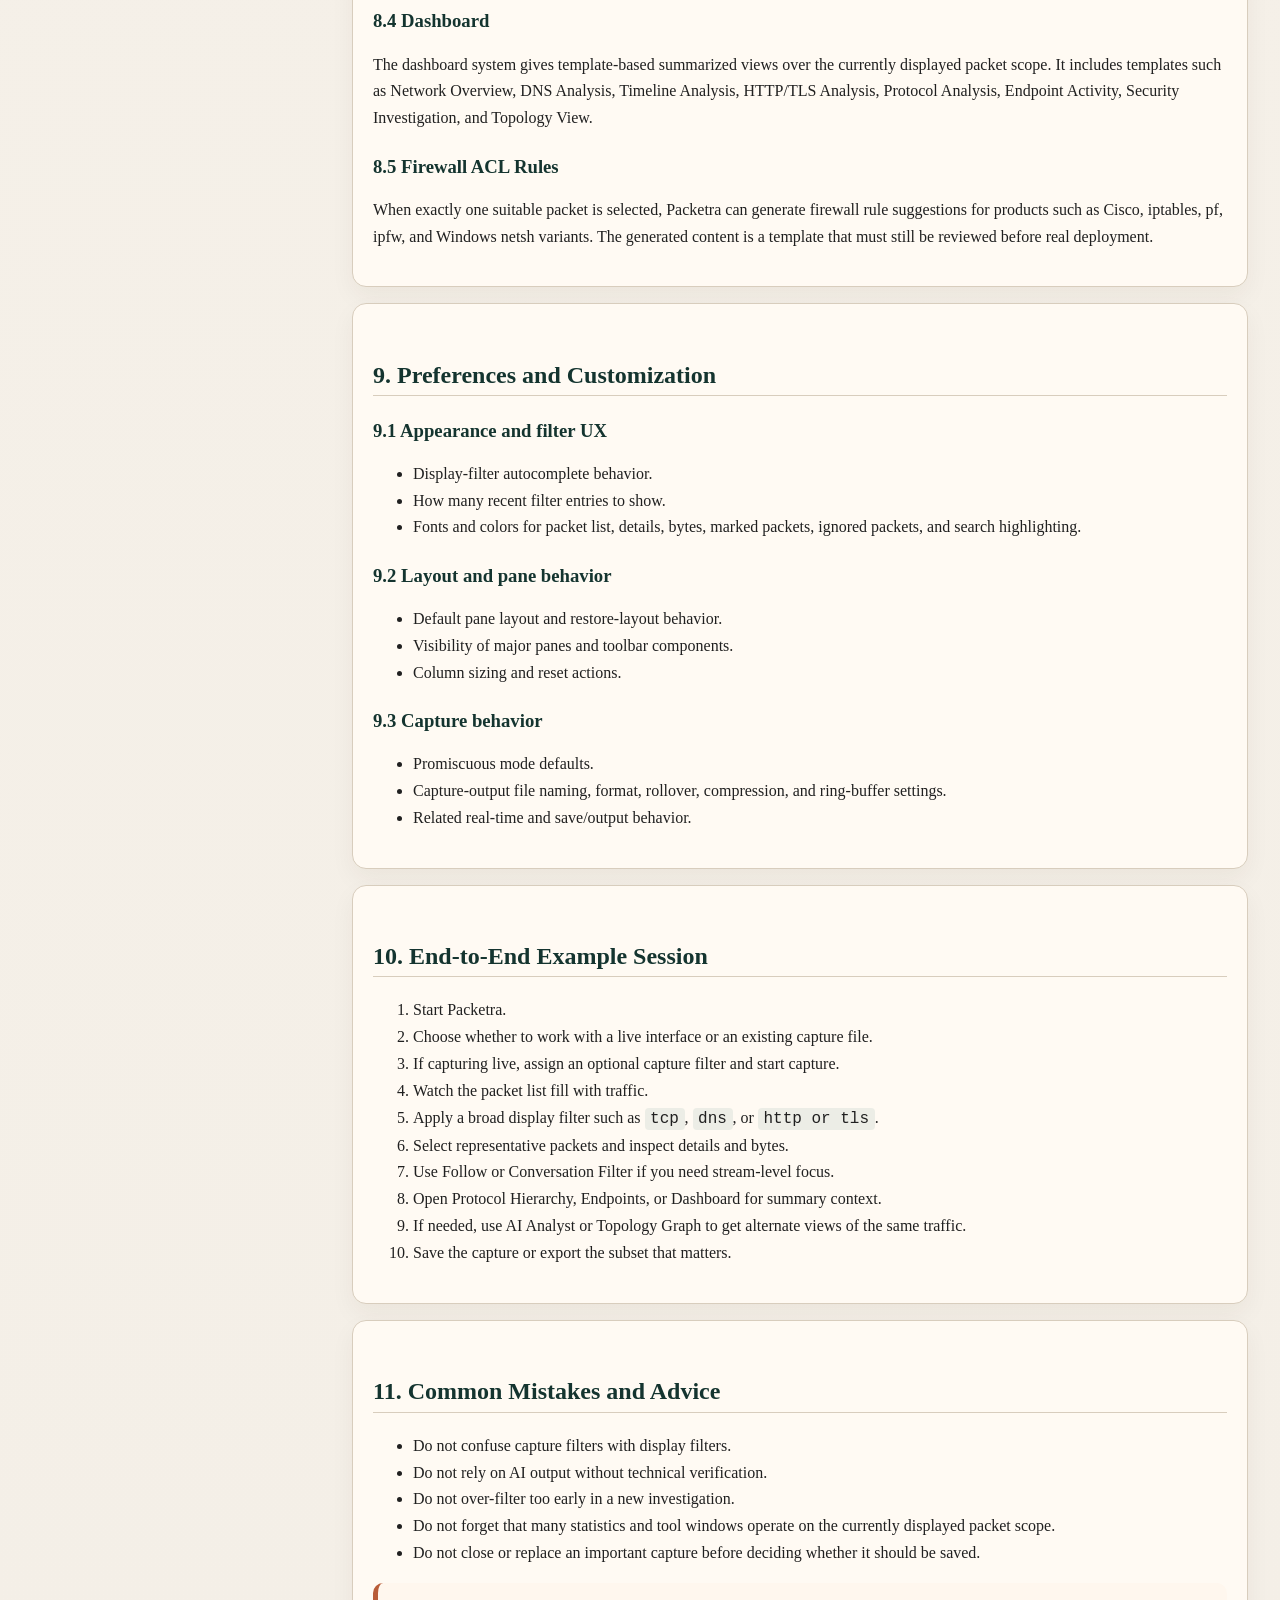
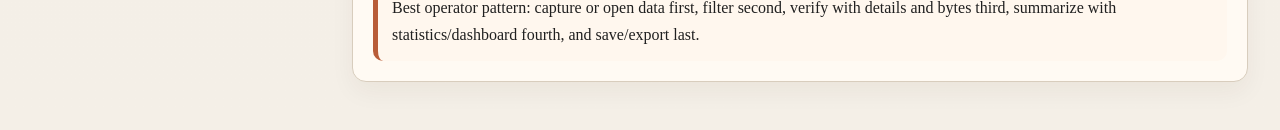
<file: help/user_guide.html>
<!DOCTYPE html>
<html lang="en">
<head>
  <meta charset="utf-8">
  <meta name="viewport" content="width=device-width, initial-scale=1">
  <title>Packetra User Guide</title>
  <link rel="stylesheet" href="help-theme.css">
  <style>
    .page {
      display: grid;
      grid-template-columns: 320px 1fr;
      min-height: 100vh;
    }
    aside.toc {
      position: sticky;
      top: 0;
      align-self: start;
      height: 100vh;
      overflow: auto;
      padding: 28px 24px;
      border-right: 1px solid var(--line);
      background: rgba(255, 250, 243, 0.92);
      backdrop-filter: blur(6px);
    }
    .toc h2 {
      font-size: 0.9rem;
      letter-spacing: 0.08em;
      text-transform: uppercase;
      color: var(--accent-2);
      margin-bottom: 10px;
    }
    .toc p {
      color: var(--muted);
      margin-top: 0;
      margin-bottom: 16px;
      font-size: 0.96rem;
    }
    .toc ul {
      list-style: none;
      padding-left: 0;
      margin: 0;
    }
    .toc li {
      margin: 6px 0;
    }
    .toc .lvl2 {
      margin-left: 16px;
      padding-left: 0;
      border-left: none;
    }
    .toc a {
      color: #1d3b36;
      text-decoration: none;
      display: block;
      padding: 4px 0;
      border-radius: 0;
      font-size: 0.96rem;
    }
    .toc a:hover {
      text-decoration: underline;
      background: transparent;
      color: var(--accent);
    }
    .content {
      padding: 32px;
      max-width: 1120px;
      min-width: 0;
    }
    .nav, .panel {
      background: var(--panel);
      border: 1px solid var(--line);
      border-radius: 14px;
      box-shadow: var(--shadow);
    }
    .nav {
      padding: 18px 20px;
      margin-bottom: 16px;
      background: linear-gradient(135deg, #fffaf3 0%, #f7efe4 100%);
    }
    .nav a {
      margin-right: 14px;
      color: var(--accent);
      text-decoration: none;
      font-weight: 600;
    }
    .panel {
      padding: 20px;
      margin-bottom: 16px;
    }
    .panel:first-of-type {
      background: linear-gradient(135deg, #fffaf3 0%, #f7efe4 100%);
    }
    .note {
      border-left: 5px solid var(--accent-2);
      padding: 12px 14px;
      border-radius: 10px;
      background: #fff7ee;
      color: inherit;
    }
    .chips {
      display: flex;
      flex-wrap: wrap;
      gap: 10px;
      margin-top: 14px;
    }
    .chip {
      background: #e8f0ee;
      color: #154740;
      border: 1px solid #c7ddd8;
      border-radius: 999px;
      padding: 7px 12px;
      font-size: 0.92rem;
    }
    @media (max-width: 960px) {
      .page {
        grid-template-columns: 1fr;
      }
      aside.toc {
        position: static;
        height: auto;
        border-right: none;
        border-bottom: 1px solid var(--line);
      }
      .content {
        padding: 22px;
      }
    }
  </style>
</head>
<body>
  <div class="page">
    <aside class="toc">
      <h2>Contents</h2>
      <p>This guide is organized like a structured handbook. Use the left outline to jump directly to the section you need.</p>
      <ul>
        <li><a href="#overview">1. Overview</a></li>
        <li>
          <a href="#startup">2. Startup and First Decisions</a>
          <ul class="lvl2">
            <li><a href="#startup-live-vs-file">2.1 Live capture vs file analysis</a></li>
            <li><a href="#startup-windows">2.2 Windows and Npcap</a></li>
          </ul>
        </li>
        <li>
          <a href="#layout">3. Main Interface Layout</a>
          <ul class="lvl2">
            <li><a href="#layout-menubar">3.1 Menu bar</a></li>
            <li><a href="#layout-toolbar">3.2 Main toolbar</a></li>
            <li><a href="#layout-panes">3.3 Packet panes</a></li>
            <li><a href="#layout-statusbar">3.4 Status bar</a></li>
          </ul>
        </li>
        <li>
          <a href="#capture">4. Capturing Traffic</a>
          <ul class="lvl2">
            <li><a href="#capture-local">4.1 Local capture</a></li>
            <li><a href="#capture-remote">4.2 Remote capture</a></li>
            <li><a href="#capture-open-file">4.3 Open an existing file</a></li>
          </ul>
        </li>
        <li>
          <a href="#menus">5. Full Menu Reference</a>
          <ul class="lvl2">
            <li><a href="#menu-file">5.1 File</a></li>
            <li><a href="#menu-edit">5.2 Edit</a></li>
            <li><a href="#menu-view">5.3 View</a></li>
            <li><a href="#menu-go">5.4 Go</a></li>
            <li><a href="#menu-capture">5.5 Capture</a></li>
            <li><a href="#menu-analyze">5.6 Analyze</a></li>
            <li><a href="#menu-statistics">5.7 Statistics</a></li>
            <li><a href="#menu-tools">5.8 Tools</a></li>
            <li><a href="#menu-help">5.9 Help</a></li>
          </ul>
        </li>
        <li>
          <a href="#workflow">6. Packet Analysis Workflow</a>
          <ul class="lvl2">
            <li><a href="#workflow-filter">6.1 Filter</a></li>
            <li><a href="#workflow-details">6.2 Inspect details and bytes</a></li>
            <li><a href="#workflow-follow">6.3 Follow streams and conversations</a></li>
          </ul>
        </li>
        <li>
          <a href="#statistics">7. Statistics Windows</a>
          <ul class="lvl2">
            <li><a href="#statistics-addresses">7.1 Addresses and hierarchy</a></li>
            <li><a href="#statistics-endpoints">7.2 Endpoints and conversations</a></li>
            <li><a href="#statistics-lengths">7.3 Packet lengths and flow graph</a></li>
            <li><a href="#statistics-http-ip">7.4 HTTP, IPv4, IPv6</a></li>
          </ul>
        </li>
        <li>
          <a href="#tools">8. Advanced Tools</a>
          <ul class="lvl2">
            <li><a href="#tools-ai">8.1 AI Analyst</a></li>
            <li><a href="#tools-demo">8.2 Demo Packet</a></li>
            <li><a href="#tools-topology">8.3 Network Topology Graph</a></li>
            <li><a href="#tools-dashboard">8.4 Dashboard</a></li>
            <li><a href="#tools-firewall">8.5 Firewall ACL Rules</a></li>
          </ul>
        </li>
        <li>
          <a href="#preferences">9. Preferences and Customization</a>
          <ul class="lvl2">
            <li><a href="#preferences-appearance">9.1 Appearance and filter UX</a></li>
            <li><a href="#preferences-layout">9.2 Layout and pane behavior</a></li>
            <li><a href="#preferences-capture">9.3 Capture behavior</a></li>
          </ul>
        </li>
        <li><a href="#end-to-end">10. End-to-End Example Session</a></li>
        <li><a href="#mistakes">11. Common Mistakes and Advice</a></li>
      </ul>
    </aside>

    <main class="content">
      <div class="nav">
        <a href="index.html">Help Center</a>
        <a href="user_guide.html">User Guide</a>
        <a href="capture_workflow.html">Capture Workflow</a>
        <a href="capture_filter_guide.html">Capture Filter Guide</a>
        <a href="filter_reference.html">Display Filter Reference</a>
        <a href="dashboard_guide.html">Dashboard Guide</a>
        <a href="find_guide.html">Find Packet Guide</a>
        <a href="agent_guide.html">Remote Capture Guide</a>
      </div>

      <section class="panel" id="overview">
        <h1>Packetra User Guide</h1>
        <p class="lead">This is the complete user-facing guide for the current Packetra build. It is designed as an operator manual: what the application contains, what each major screen and command does, and how to move from raw traffic to a finished analysis session.</p>
        <div class="chips">
          <span class="chip">Capture</span>
          <span class="chip">Open PCAP / PCAPNG</span>
          <span class="chip">Display filters</span>
          <span class="chip">Statistics</span>
          <span class="chip">Dashboard</span>
          <span class="chip">AI Analyst</span>
          <span class="chip">Topology graph</span>
          <span class="chip">Firewall ACL rules</span>
        </div>
      </section>

      <section class="panel" id="startup">
        <h2>2. Startup and First Decisions</h2>

        <h3 id="startup-live-vs-file">2.1 Live capture vs file analysis</h3>
        <table>
          <tr><th>Mode</th><th>Use it when</th><th>Typical entry point</th></tr>
          <tr><td>Live capture</td><td>You need to observe traffic happening now on a local or remote interface.</td><td>Select an interface and press Start.</td></tr>
          <tr><td>File analysis</td><td>You already have a `.pcap` or `.pcapng` capture for offline investigation.</td><td><code>File &gt; Open...</code></td></tr>
        </table>

        <h3 id="startup-windows">2.2 Windows and Npcap</h3>
        <p>On Windows, local live capture depends on Npcap. If Packetra cannot use Npcap, live capture on local Windows interfaces will not start. You can verify the environment under <code>Help &gt; System and Version Information</code>.</p>
        <div class="note">Remote capture to a Linux server is different: it relies on SSH and <code>tcpdump</code> on the remote host, not local Npcap.</div>
      </section>

      <section class="panel" id="layout">
        <h2>3. Main Interface Layout</h2>

        <h3 id="layout-menubar">3.1 Menu bar</h3>
        <p>The menu bar is the full command surface of Packetra. It contains the primary application actions: file handling, capture, navigation, analysis, statistics, advanced tools, and help.</p>

        <h3 id="layout-toolbar">3.2 Main toolbar</h3>
        <p>The toolbar gives quick access to common operations such as start, stop, restart, capture options, open, save, reload, search, packet navigation, stay-at-end mode, zoom, resize columns, and layout reset.</p>

        <h3 id="layout-panes">3.3 Packet panes</h3>
        <ul>
          <li><b>Packet list</b>: the high-level packet table showing packet number, time, source, destination, protocol, length, and info.</li>
          <li><b>Packet details</b>: the tree representation of protocols and fields for the currently selected packet.</li>
          <li><b>Packet bytes</b>: the byte and hex view used for payload verification and low-level inspection.</li>
          <li><b>Packet diagram placeholder</b>: a reserved packet-diagram area that is present in the layout control model.</li>
        </ul>

        <h3 id="layout-statusbar">3.4 Status bar</h3>
        <p>The status bar reflects the current mode of the session: load activity, capture activity, selected frame information, filtered state, packet counts, dropped counts, and quick access buttons such as expert information or capture file properties.</p>
      </section>

      <section class="panel" id="capture">
        <h2>4. Capturing Traffic</h2>

        <h3 id="capture-local">4.1 Local capture</h3>
        <ol>
          <li>Choose a local interface from the interface selection screen or capture options dialog.</li>
          <li>If needed, assign a capture filter to that interface.</li>
          <li>Choose whether promiscuous mode should be enabled.</li>
          <li>Start capture.</li>
          <li>Watch packets arrive live in the packet list.</li>
          <li>Stop or restart capture when needed.</li>
        </ol>

        <h3 id="capture-remote">4.2 Remote capture</h3>
        <p>Packetra also supports remote interfaces. The remote host and interface exposure are managed through <code>Manage Interfaces</code>. Linux-focused remote guidance is documented in <a href="agent_guide.html">Remote Capture Guide</a>.</p>

        <h3 id="capture-open-file">4.3 Open an existing file</h3>
        <p>Use <code>File &gt; Open...</code> to load a file. Packetra supports saved capture workflows including reload, merge, save, save as, separate packets, export selected scopes, and print-related flows.</p>
      </section>

      <section class="panel" id="menus">
        <h2>5. Full Menu Reference</h2>

        <h3 id="menu-file">5.1 File menu</h3>
        <ul>
          <li><code>Open...</code>: load a capture file.</li>
          <li><code>Merge...</code>: merge another file into the current analysis flow.</li>
          <li><code>Save</code> and <code>Save As...</code>: persist the current capture.</li>
          <li><code>Separate</code>: split out packets into new capture outputs by selected logic.</li>
          <li><code>Export Specified Packets...</code>: export a chosen subset of packets.</li>
          <li><code>Print...</code>: print-oriented output flow.</li>
          <li><code>Quit</code>: exit the application, with save prompts when appropriate.</li>
        </ul>

        <h3 id="menu-edit">5.2 Edit menu</h3>
        <ul>
          <li><code>Copy</code>: copy selected content depending on current context.</li>
          <li><code>Find Packet...</code>, <code>Find Next</code>, <code>Find Previous</code>: find workflow across packet list, details, or bytes.</li>
          <li><code>Mark/Unmark Selected</code>, <code>Mark/Unmark All Displayed Packets</code>, <code>Next Mark</code>, <code>Previous Mark</code>: annotation and navigation over marked packets.</li>
          <li><code>Ignore/Unignore Selected</code>, <code>Ignore/Unignore All Displayed</code>: remove or restore packets from active analytical visibility.</li>
          <li><code>Packet Comment...</code>, <code>Delete All Packet Comments</code>: comment system for per-packet notes.</li>
          <li><code>Preferences...</code>: application configuration and customization.</li>
        </ul>

        <h3 id="menu-view">5.3 View menu</h3>
        <ul>
          <li>Show or hide the main toolbar, filter toolbar, and status bar.</li>
          <li>Show or hide the packet list, packet details, packet bytes, and packet diagram panes.</li>
          <li>Zoom in, zoom out, and reset to normal text size.</li>
          <li>Expand or collapse selected subtrees and all subtrees in the details pane.</li>
          <li>Enable packet coloring and conversation coloring, and open coloring-rule configuration.</li>
          <li>Resize all columns, show a packet in a new window, redissect packets, reload as file-format view, or reload the current file.</li>
        </ul>

        <h3 id="menu-go">5.4 Go menu</h3>
        <ul>
          <li>Back and Forward for navigation state.</li>
          <li>Go to Packet and Go to Corresponding Packet.</li>
          <li>Previous / Next / First / Last packet navigation.</li>
          <li>Previous / Next packet in conversation.</li>
          <li>Auto Scroll in Live Capture to keep the newest traffic visible during capture.</li>
        </ul>

        <h3 id="menu-capture">5.5 Capture menu</h3>
        <ul>
          <li><code>Options...</code>: open capture configuration.</li>
          <li><code>Start</code>, <code>Stop</code>, <code>Restart</code>: primary live-capture controls.</li>
          <li><code>Capture Filters...</code>: open the capture-filter preset manager.</li>
          <li><code>Refresh Interfaces</code>: refresh the available interface list when not actively capturing.</li>
        </ul>

        <h3 id="menu-analyze">5.6 Analyze menu</h3>
        <ul>
          <li><code>Display Filter Macros...</code>: reusable named display-filter snippets.</li>
          <li><code>Display Filter Expression...</code>: builder for field/operator/value display filters.</li>
          <li><code>Apply as Column</code>: turn a selected field into a visible analytical column.</li>
          <li><code>Apply as Filter</code>: generate a display filter from the selected field.</li>
          <li><code>Conversation Filter</code>: build a conversation-scoped filter from the current packet.</li>
          <li><code>Follow</code>: follow TCP or UDP stream / conversation data flow.</li>
          <li><code>Expert Info</code>: open the expert-information window for warnings and notable observations.</li>
        </ul>

        <h3 id="menu-statistics">5.7 Statistics menu</h3>
        <ul>
          <li><code>Capture File Properties</code></li>
          <li><code>Resolved Addresses</code></li>
          <li><code>Protocol Hierarchy</code></li>
          <li><code>Conversations</code></li>
          <li><code>Endpoints</code></li>
          <li><code>Packet Lengths</code></li>
          <li><code>Flow Graph</code></li>
          <li><code>HTTP</code></li>
          <li><code>IPv4 Statistics</code></li>
          <li><code>IPv6 Statistics</code></li>
        </ul>

        <h3 id="menu-tools">5.8 Tools menu</h3>
        <ul>
          <li><code>AI Analyst</code>: AI-assisted interpretation of selected traffic.</li>
          <li><code>Demo Packet</code>: sample/demo exploration flow.</li>
          <li><code>Network Topology Graph</code>: graph-based communication visualization.</li>
          <li><code>Dashboard</code>: dashboard gallery and template-driven overview system.</li>
          <li><code>Firewall ACL Rules</code>: generate firewall rule suggestions from a selected packet.</li>
        </ul>

        <h3 id="menu-help">5.9 Help menu</h3>
        <ul>
          <li><code>System and Version Information</code>: Packetra, Python, Npcap, and dependency versions.</li>
          <li>HTML documentation pages for user guide, capture workflow, capture filters, display filters, dashboard usage, and remote capture.</li>
          <li><code>About Packetra</code> and <code>About Qt</code>.</li>
        </ul>
      </section>

      <section class="panel" id="workflow">
        <h2>6. Packet Analysis Workflow</h2>

        <h3 id="workflow-filter">6.1 Filter</h3>
        <p>Packetra uses a display-filter workflow after packets have already been loaded or captured. You can type directly into the filter bar, use right-click filter helpers, drag certain packet-list cells into the filter bar, use macros, use the expression builder, or push filters from statistics and topology views. For reusable snippets, open <code>Analyze &gt; Display Filter Macros...</code> and then reference the macro name in later filters.</p>
        <p>For the full filter mechanics, use <a href="filter_reference.html">Display Filter Reference</a>. For pre-capture filtering, use <a href="capture_filter_guide.html">Capture Filter Guide</a>.</p>

        <h3 id="workflow-details">6.2 Inspect details and bytes</h3>
        <ul>
          <li>Select a packet in the packet list.</li>
          <li>Inspect protocol layers and fields in the details tree.</li>
          <li>Use expand, collapse, or copy actions from the detail context menu.</li>
          <li>Inspect packet bytes in the byte pane and use byte-selection linking with details when needed.</li>
        </ul>

        <h3 id="workflow-follow">6.3 Follow streams and conversations</h3>
        <p>For supported packets, Packetra can open a Follow dialog with view modes such as full conversation or directional stream output. From there you can:</p>
        <ul>
          <li>Change rendering format such as ASCII, Hex Dump, or Base64-like raw output.</li>
          <li>Restrict to client-to-server or server-to-client direction.</li>
          <li>Filter this stream, filter out this stream, copy the rendered text, or save it.</li>
        </ul>
      </section>

      <section class="panel" id="statistics">
        <h2>7. Statistics Windows</h2>

        <h3 id="statistics-addresses">7.1 Addresses and hierarchy</h3>
        <ul>
          <li><b>Resolved Addresses</b>: map MAC OUIs and vendor names, with search and optional limit-to-display-filter behavior.</li>
          <li><b>Protocol Hierarchy</b>: show protocol breakdown with percentages, bytes, and optional Apply as Filter for selected protocols.</li>
        </ul>

        <h3 id="statistics-endpoints">7.2 Endpoints and conversations</h3>
        <ul>
          <li><b>Conversations</b>: analyze peer-to-peer exchanges.</li>
          <li><b>Endpoints</b>: tabbed breakdown by Ethernet, IPv4, IPv6, TCP, and UDP endpoints.</li>
        </ul>

        <h3 id="statistics-lengths">7.3 Packet lengths and flow graph</h3>
        <ul>
          <li><b>Packet Lengths</b>: inspect packet-size distribution and related summary metrics.</li>
          <li><b>Flow Graph</b>: sequence-oriented flow inspection with row selection, apply-filter options, and navigation back to packets.</li>
        </ul>

        <h3 id="statistics-http-ip">7.4 HTTP, IPv4, IPv6</h3>
        <ul>
          <li><b>HTTP Packet Counter</b>: request/response counts and HTTP status-class grouping.</li>
          <li><b>IPv4 Statistics</b>: address-based packet and burst summaries with filter push-back.</li>
          <li><b>IPv6 Statistics</b>: same style of analytical breakdown for IPv6 addresses.</li>
        </ul>
      </section>

      <section class="panel" id="tools">
        <h2>8. Advanced Tools</h2>

        <h3 id="tools-ai">8.1 AI Analyst</h3>
        <p>AI Analyst is a guided interpretation tool for selected traffic. It should be used as an assistant, not as final proof. Its output should be verified with packet fields, bytes, conversation scope, and statistical context.</p>

        <h3 id="tools-demo">8.2 Demo Packet</h3>
        <p>Demo Packet provides a curated or sample-style exploration path to help test the analysis UI or demonstrate packet interpretation features.</p>

        <h3 id="tools-topology">8.3 Network Topology Graph</h3>
        <p>The topology graph visualizes relationships between communicating nodes. It also provides filter-related actions such as Apply Filter and Copy Filter based on the selected node or edge.</p>

        <h3 id="tools-dashboard">8.4 Dashboard</h3>
        <p>The dashboard system gives template-based summarized views over the currently displayed packet scope. It includes templates such as Network Overview, DNS Analysis, Timeline Analysis, HTTP/TLS Analysis, Protocol Analysis, Endpoint Activity, Security Investigation, and Topology View.</p>

        <h3 id="tools-firewall">8.5 Firewall ACL Rules</h3>
        <p>When exactly one suitable packet is selected, Packetra can generate firewall rule suggestions for products such as Cisco, iptables, pf, ipfw, and Windows netsh variants. The generated content is a template that must still be reviewed before real deployment.</p>
      </section>

      <section class="panel" id="preferences">
        <h2>9. Preferences and Customization</h2>

        <h3 id="preferences-appearance">9.1 Appearance and filter UX</h3>
        <ul>
          <li>Display-filter autocomplete behavior.</li>
          <li>How many recent filter entries to show.</li>
          <li>Fonts and colors for packet list, details, bytes, marked packets, ignored packets, and search highlighting.</li>
        </ul>

        <h3 id="preferences-layout">9.2 Layout and pane behavior</h3>
        <ul>
          <li>Default pane layout and restore-layout behavior.</li>
          <li>Visibility of major panes and toolbar components.</li>
          <li>Column sizing and reset actions.</li>
        </ul>

        <h3 id="preferences-capture">9.3 Capture behavior</h3>
        <ul>
          <li>Promiscuous mode defaults.</li>
          <li>Capture-output file naming, format, rollover, compression, and ring-buffer settings.</li>
          <li>Related real-time and save/output behavior.</li>
        </ul>
      </section>

      <section class="panel" id="end-to-end">
        <h2>10. End-to-End Example Session</h2>
        <ol>
          <li>Start Packetra.</li>
          <li>Choose whether to work with a live interface or an existing capture file.</li>
          <li>If capturing live, assign an optional capture filter and start capture.</li>
          <li>Watch the packet list fill with traffic.</li>
          <li>Apply a broad display filter such as <code>tcp</code>, <code>dns</code>, or <code>http or tls</code>.</li>
          <li>Select representative packets and inspect details and bytes.</li>
          <li>Use Follow or Conversation Filter if you need stream-level focus.</li>
          <li>Open Protocol Hierarchy, Endpoints, or Dashboard for summary context.</li>
          <li>If needed, use AI Analyst or Topology Graph to get alternate views of the same traffic.</li>
          <li>Save the capture or export the subset that matters.</li>
        </ol>
      </section>

      <section class="panel" id="mistakes">
        <h2>11. Common Mistakes and Advice</h2>
        <ul>
          <li>Do not confuse capture filters with display filters.</li>
          <li>Do not rely on AI output without technical verification.</li>
          <li>Do not over-filter too early in a new investigation.</li>
          <li>Do not forget that many statistics and tool windows operate on the currently displayed packet scope.</li>
          <li>Do not close or replace an important capture before deciding whether it should be saved.</li>
        </ul>
        <div class="note">Best operator pattern: capture or open data first, filter second, verify with details and bytes third, summarize with statistics/dashboard fourth, and save/export last.</div>
      </section>
    </main>
  </div>
</body>
</html>
</file>
<file: help/help-theme.css>
:root {
  --bg: #f4efe7;
  --panel: #fffaf3;
  --ink: #202020;
  --muted: #5a5a5a;
  --line: #d8cdbd;
  --accent: #125b50;
  --accent-2: #b85c38;
  --accent-soft: #e7f1ef;
  --code: #272822;
  --code-ink: #f8f8f2;
  --shadow: 0 10px 24px rgba(50, 40, 20, 0.05);
}

* { box-sizing: border-box; }

html { scroll-behavior: smooth; }

body {
  margin: 0;
  font-family: Georgia, "Times New Roman", serif;
  color: var(--ink);
  background:
    radial-gradient(circle at top right, rgba(184, 92, 56, 0.12), transparent 28%),
    linear-gradient(180deg, #f8f3eb 0%, var(--bg) 100%);
  line-height: 1.68;
}

.layout {
  display: grid;
  grid-template-columns: 320px 1fr;
  min-height: 100vh;
}

aside.sidebar {
  position: sticky;
  top: 0;
  align-self: start;
  height: 100vh;
  overflow: auto;
  padding: 28px 24px;
  border-right: 1px solid var(--line);
  background: rgba(255, 250, 243, 0.92);
  backdrop-filter: blur(6px);
}

main.content {
  padding: 32px;
  max-width: 1120px;
}

h1, h2, h3, h4 {
  line-height: 1.25;
  color: #14342f;
  margin-top: 0;
  scroll-margin-top: 24px;
}

h1 {
  font-size: 2.1rem;
}

h2 {
  margin-top: 2.2rem;
  padding-bottom: 0.35rem;
  border-bottom: 1px solid var(--line);
}

h3 {
  margin-top: 1.4rem;
}

p, li, td, th {
  font-size: 1rem;
}

a {
  color: var(--accent);
}

.lead {
  font-size: 1.08rem;
  color: var(--muted);
  max-width: 850px;
}

.card {
  background: var(--panel);
  border: 1px solid var(--line);
  border-radius: 14px;
  padding: 18px 20px;
  margin: 16px 0;
  box-shadow: var(--shadow);
}

.hero {
  background: linear-gradient(135deg, #fffaf3 0%, #f7efe4 100%);
}

.nav {
  background: linear-gradient(135deg, #fffaf3 0%, #f7efe4 100%);
  border: 1px solid var(--line);
  border-radius: 14px;
  box-shadow: var(--shadow);
  padding: 18px 20px;
  margin-bottom: 16px;
}

.nav a {
  margin-right: 14px;
  color: var(--accent);
  text-decoration: none;
  font-weight: 600;
}

code {
  font-family: Consolas, "Courier New", monospace;
  background: rgba(18, 91, 80, 0.08);
  padding: 0.12rem 0.35rem;
  border-radius: 4px;
}

pre {
  overflow: auto;
  padding: 16px;
  border-radius: 12px;
  background: var(--code);
  color: var(--code-ink);
  border: 1px solid #111;
}

pre code {
  background: transparent;
  padding: 0;
  color: inherit;
}

table {
  width: 100%;
  border-collapse: collapse;
  margin-top: 12px;
}

th, td {
  border: 1px solid var(--line);
  padding: 10px;
  text-align: left;
  vertical-align: top;
}

th {
  background: #f4ece1;
}

.toc-title {
  font-size: 0.9rem;
  letter-spacing: 0.08em;
  text-transform: uppercase;
  color: var(--accent-2);
  margin-bottom: 10px;
}

.toc-note {
  color: var(--muted);
  margin-top: 0;
  margin-bottom: 16px;
  font-size: 0.96rem;
}

.toc {
  list-style: none;
  padding: 0;
  margin: 0;
}

.toc li {
  margin: 6px 0;
}

.toc a {
  color: #1d3b36;
  text-decoration: none;
}

.toc a:hover {
  text-decoration: underline;
}

.toc .sub {
  margin-left: 16px;
  font-size: 0.96rem;
}

.badge {
  display: inline-block;
  margin-right: 8px;
  margin-bottom: 8px;
  padding: 6px 10px;
  border-radius: 999px;
  background: #e8f0ee;
  border: 1px solid #c7ddd8;
  color: #154740;
  font-size: 0.92rem;
}

.backlinks {
  display: flex;
  flex-wrap: wrap;
  gap: 10px 16px;
  margin-top: 12px;
}

.note {
  border-left: 5px solid var(--accent-2);
  padding-left: 14px;
}

.ok {
  border-left: 5px solid var(--accent);
  padding-left: 14px;
}

.mono {
  font-family: Consolas, "Courier New", monospace;
}

@media (max-width: 960px) {
  .layout {
    grid-template-columns: 1fr;
  }

  aside.sidebar {
    position: static;
    height: auto;
    border-right: none;
    border-bottom: 1px solid var(--line);
  }

  main.content {
    padding: 22px;
  }
}
</file>
